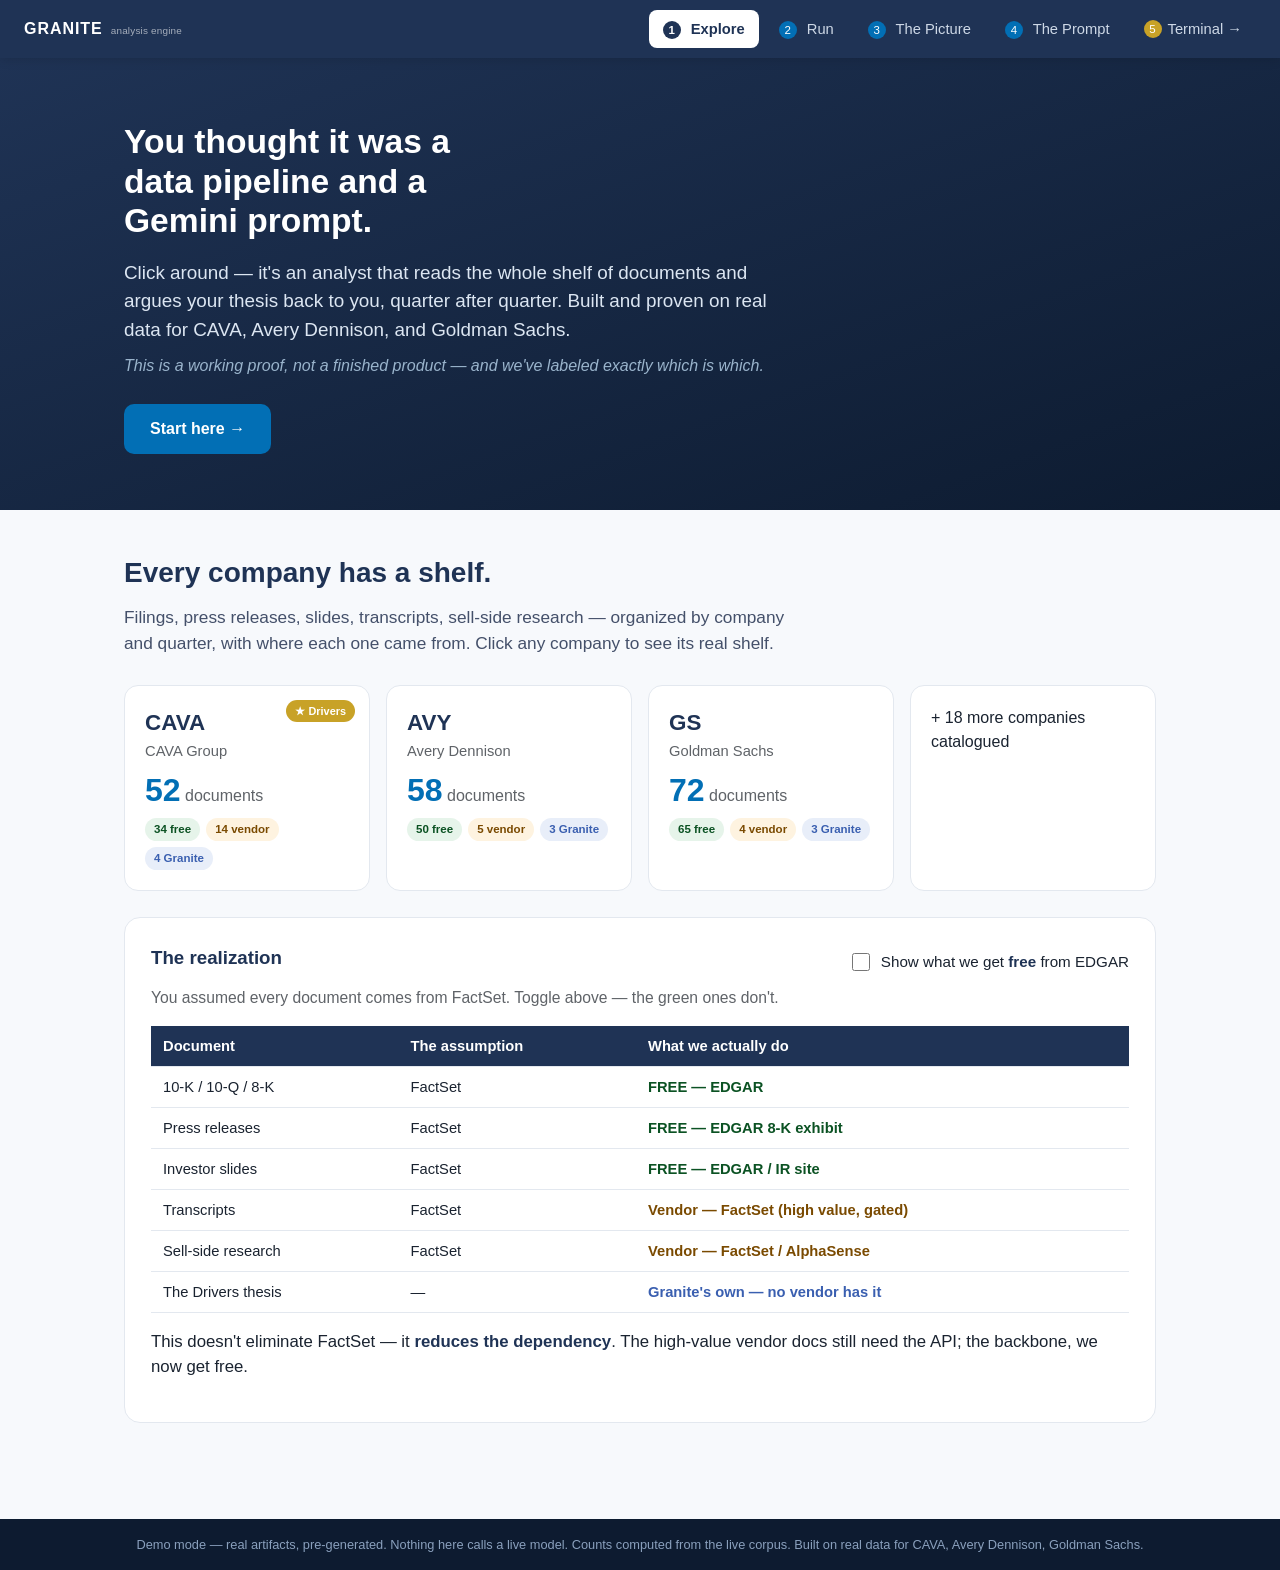
<file: index.html>
<!DOCTYPE html>
<html lang="en">
<head>
<meta charset="utf-8">
<meta name="viewport" content="width=device-width, initial-scale=1">
<title>Granite — what we've built</title>
<link rel="stylesheet" href="styles.css?v=3">
</head>
<body>

<header class="topnav">
  <div class="brand">GRANITE<span class="brand-sub">analysis engine</span></div>
  <nav class="tabs">
    <button class="tab active" data-screen="explore"><span class="num">1</span> Explore</button>
    <button class="tab" data-screen="run"><span class="num">2</span> Run</button>
    <button class="tab" data-screen="picture"><span class="num">3</span> The Picture</button>
    <button class="tab" data-screen="prompt"><span class="num">4</span> The Prompt</button>
    <a class="tab tab-link" href="overview.html"><span class="num">5</span> Terminal →</a>
  </nav>
</header>

<!-- HERO -->
<section id="hero">
  <div class="wrap">
    <h1>You thought it was a data pipeline and a Gemini prompt.</h1>
    <p class="lede">Click around — it's an analyst that reads the whole shelf of documents and argues your thesis back to you, quarter after quarter. Built and proven on real data for CAVA, Avery Dennison, and Goldman Sachs.</p>
    <p class="sub">This is a working proof, not a finished product — and we've labeled exactly which is which.</p>
    <button class="cta" id="startTour">Start here →</button>
  </div>
</section>

<!-- SCREEN 1: EXPLORE -->
<main id="explore" class="screen active">
  <div class="wrap">
    <h2>Every company has a shelf.</h2>
    <p class="screen-sub">Filings, press releases, slides, transcripts, sell-side research — organized by company and quarter, with where each one came from. Click any company to see its real shelf.</p>

    <div class="company-cards" id="companyCards"><!-- built by app.js --></div>

    <div class="reframe">
      <div class="reframe-head">
        <h3>The realization</h3>
        <label class="toggle">
          <input type="checkbox" id="freeToggle">
          <span>Show what we get <b>free</b> from EDGAR</span>
        </label>
      </div>
      <p id="reframeLine" class="reframe-line">You assumed every document comes from FactSet. Toggle above — the green ones don't.</p>
      <table class="vs">
        <thead><tr><th>Document</th><th>The assumption</th><th>What we actually do</th></tr></thead>
        <tbody>
          <tr><td>10-K / 10-Q / 8-K</td><td>FactSet</td><td class="free">FREE — EDGAR</td></tr>
          <tr><td>Press releases</td><td>FactSet</td><td class="free">FREE — EDGAR 8-K exhibit</td></tr>
          <tr><td>Investor slides</td><td>FactSet</td><td class="free">FREE — EDGAR / IR site</td></tr>
          <tr><td>Transcripts</td><td>FactSet</td><td class="vendor">Vendor — FactSet (high value, gated)</td></tr>
          <tr><td>Sell-side research</td><td>FactSet</td><td class="vendor">Vendor — FactSet / AlphaSense</td></tr>
          <tr><td>The Drivers thesis</td><td>—</td><td class="prop">Granite's own — no vendor has it</td></tr>
        </tbody>
      </table>
      <p class="punch">This doesn't eliminate FactSet — it <b>reduces the dependency</b>. The high-value vendor docs still need the API; the backbone, we now get free.</p>
    </div>

    <div class="shelf-panel" id="shelfPanel" hidden>
      <div class="shelf-head"><h3 id="shelfTitle"></h3><button class="close" id="shelfClose">✕</button></div>
      <div class="legend">
        <span class="pill free">FREE — EDGAR / public</span>
        <span class="pill vendor">Vendor / internal</span>
        <span class="pill prop">Granite proprietary</span>
      </div>
      <div class="shelf-grid" id="shelfGrid"></div>
    </div>
  </div>
</main>

<!-- SCREEN 2: RUN -->
<main id="run" class="screen">
  <div class="wrap">
    <h2>Watch it think.</h2>
    <p class="screen-sub">CAVA, Q1 2026. The system assembles the book, runs your framework, and — the part that's ours — scores your saved debates against the quarter.</p>
    <div class="run-controls">
      <div class="run-pick">Company: <b>CAVA</b> &nbsp;·&nbsp; Quarter: <b>Q1-2026</b></div>
      <button class="cta" id="runBtn">Run the analysis ▷</button>
      <span class="replay-tag" id="replayTag" hidden>Replaying a real run</span>
    </div>

    <div class="stage" id="stageBook">
      <h4>1 · Assemble the book</h4>
      <p class="stage-note">Free docs arrive automatically; vendor docs (transcript, sell-side) are dropped in by hand today — the FactSet API automates that, ~1 week out.</p>
      <div class="funnel" id="funnel"></div>
    </div>

    <div class="stage" id="stagePrompt" hidden>
      <h4>2 · The framework — 8 tasks</h4>
      <div class="tasks" id="taskList"></div>
    </div>

    <div class="stage" id="stageOutput" hidden>
      <h4>3 · The earnings review <span class="replay-tag">Replaying a real run</span></h4>
      <div id="outputTables"></div>
    </div>

    <div class="stage task8" id="stageTask8" hidden>
      <h4>★ Task 8 — the Drivers loop <span class="gold-tag">our edge · no vendor can do this</span></h4>
      <p class="t8-transition">Now the part that's ours — your debates, scored against this quarter.</p>
      <div id="task8Tables"></div>
      <div class="carry">
        <div class="carry-label">This line becomes part of the company's memory. Next quarter, the analysis starts from here.</div>
        <div class="carry-line" id="carryLine"></div>
        <div class="honest-tag">Designed; single-quarter loop proven. Multi-quarter carry-forward not yet automated.</div>
      </div>
    </div>
  </div>
</main>

<!-- SCREEN 3: THE PICTURE -->
<main id="picture" class="screen">
  <div class="wrap">
    <h2>The whole picture.</h2>
    <p class="screen-sub">How it flows today, what's free vs. vendor, and where it graduates for production.</p>
    <div id="diagram"><!-- inline SVG injected by app.js --></div>

    <div class="quad">
      <div class="q done"><h3>✅ Done — proven on real data</h3><ul id="qDone"></ul></div>
      <div class="q build"><h3>🔨 Known build — we know how</h3><ul id="qBuild"></ul></div>
      <div class="q open"><h3>❓ Open questions — need thought</h3><ul id="qOpen"></ul></div>
      <div class="q yours"><h3>🫱 On your side</h3><ul id="qYours"></ul></div>
    </div>

    <h3 class="path-h">The path to production <span class="dir">(sizing is directional)</span></h3>
    <table class="path" id="pathTable"></table>

    <div class="bottomline">
      <b>The brain works</b> — your framework plus the Drivers loop, on real data.
      <b>The body</b> — the database, the automation, the delivery, the multi-user wrapper — is the next build:
      mostly known work, one outside dependency (FactSet), and a few open questions we've flagged honestly rather than papered over.
    </div>
  </div>
</main>

<!-- SCREEN 4: THE PROMPT -->
<main id="prompt" class="screen">
  <div class="wrap">
    <h2>The prompt is the product's brain.</h2>
    <p class="screen-sub">The earnings review is only as good as the instructions we hand the model. Here's how we frame that instruction file, how it evolved (v1 → v2 → v3), and the quality it produces on real data.</p>

    <!-- THE FRAMEWORK -->
    <section class="pblock">
      <h3>How we frame an instruction file — the 5 layers</h3>
      <p class="pnote">Every doc that drives the model is built top-to-bottom in these layers. The point: a rule lives in <b>exactly one place</b>, every output has a checkable shape, and quality improves by editing the doc — not re-prompting from scratch.</p>
      <ol class="layers">
        <li><span class="ln">1</span><div><b>Purpose &amp; audience</b><br><span class="lt">One line: who reads it, what they produce, at what level. <i>"Hedge-fund-grade teardown; assume an expert; skip basics."</i> This calibrates everything below.</span></div></li>
        <li><span class="ln">2</span><div><b>Operating protocol</b><br><span class="lt">How to <i>execute</i>, not what. <i>"One task at a time; reset context between tasks; validate before moving on."</i></span></div></li>
        <li><span class="ln">3</span><div><b>Global conventions — the single source of truth</b><br><span class="lt">Every rule more than one task needs (sources, number formatting, table rules, reusable procedures) stated <b>once</b> and <b>numbered</b>, so tasks reference it (<code>per §1.3</code>) and never restate. <b>The highest-leverage layer.</b></span></div></li>
        <li><span class="ln">4</span><div><b>Tasks, each with a contract</b><br><span class="lt">Objective → Sources (with priority) → field logic → <b>Output Contract</b> (the exact table template) → pre-flight check. Each task inherits §3 and states only what's unique.</span></div></li>
        <li><span class="ln">5</span><div><b>Reference data, in its own file</b><br><span class="lt">Lookups too big to inline (our <code>master_kpi.md</code> — ~6,600 KPI definitions keyed by ticker) live separately, so the instruction file stays readable.</span></div></li>
      </ol>
      <p class="pnote pclosers">Plus two closers: a <b>failure-modes list</b> (negative examples catch the errors rules miss), and a <b>golden example</b> — one worked output that anchors the model on the target shape. The example is <b>earned, never invented</b>: a faked example teaches the wrong target. v3 seeds it from a <i>real</i> Gemini run, flagged <code>DRAFT — UNBLESSED</code> until Pankaj marks it up and blesses it — honest about its status, not faked.</p>
    </section>

    <!-- BEFORE / AFTER -->
    <section class="pblock">
      <h3>v1 → v2 → v3: two different kinds of improvement</h3>
      <p class="pnote">v2 fixed how the file is <i>built</i> (no drift). v3 fixed what the file <i>asks for</i> — because the best real output was already richer than the prompt that produced it.</p>
      <div class="ba ba3">
        <div class="ba-col before">
          <div class="ba-tag">v1 — the original</div>
          <ul>
            <li>The style guide was <b>copy-pasted into every task</b> — the same blocks appeared <b class="hot">15 times</b>.</li>
            <li>Change one rule → fix it in 15 places. Miss one and the output <b>drifts</b>.</li>
            <li>Rules in prose; no checkable output shape; no failure-mode list.</li>
          </ul>
        </div>
        <div class="ba-col after">
          <div class="ba-tag">v2 — made it DRY</div>
          <ul>
            <li>Shared rules collapsed into <b>one §1 "Global Conventions"</b>, stated <b class="cool">once</b> (<b class="hot">15</b> → <b class="cool">2</b> copies).</li>
            <li>Change a rule in <b>one place</b> → applies to all tasks. Drift becomes structurally impossible.</li>
            <li>Every task got an <b>output contract</b> + pre-flight, a <b>failure-modes</b> list, and <b>Task 8</b> (the Drivers loop).</li>
          </ul>
        </div>
        <div class="ba-col after">
          <div class="ba-tag">v3 — made it richer</div>
          <ul>
            <li>The contract now demands the <b>analyst's <i>Read</i></b> (the so-what) on every task — the biggest data-dump-→-analyst lever.</li>
            <li>Added a <b>"vs Consensus"</b> column, <b>inline source tags</b>, an <b>Executive Summary</b>, cross-task <b>reconciliation</b>, and a <b>not-found</b> rule (never invent a number).</li>
            <li>Seeded a real <b>golden example</b> (flagged <code>DRAFT</code> until blessed), and a rule to <b>adapt the P&amp;L rows</b> to banks / REITs / restaurants.</li>
          </ul>
        </div>
      </div>
      <p class="punch">v2's win was structural: <b>one source of truth instead of fifteen copies that drift.</b> v3's win was the harder one — the blessed outputs were <i>already</i> doing things the prompt never asked for (a Read, a consensus bar, source tags). v3 <b>writes those proven behaviors back into the contract</b>, so the prompt finally specifies the quality the best output already had — instead of relying on the model's instinct to exceed it.</p>
    </section>

    <!-- REAL EXAMPLE (data-driven from reports.js) -->
    <section class="pblock">
      <h3>The quality it produces — a real run</h3>
      <div class="draftbanner">
        <b>⚠ DRAFT — NOT YET APPROVED BY PANKAJ.</b> These are real v3 prompt runs (numbers recomputed from each company's financial schedule; consensus bars verified from the post-print sell-side notes), shown so you can see the full report shape. They have <b>not</b> been marked up or blessed yet — treat as the target shape, not gospel on any number.
      </div>
      <p class="pnote">Pick a company — each shows the <b>full report</b> (all tasks: Exec Summary → P&amp;L → Guidance → Segments → KPIs → Call &amp; Q&amp;A → Sell-side → Stock → Drivers loop). AVY's Task 8 is omitted by design (no Granite Drivers file yet); CAVA's runs because a saved thesis exists.</p>

      <div class="coseg" role="tablist">
        <button class="cobtn active" data-co="AVY" role="tab">Avery Dennison</button>
        <button class="cobtn" data-co="CAVA" role="tab">CAVA</button>
      </div>

      <div id="report"><!-- rendered by app.js from REPORTS --></div>

      <p class="pnote">Notice what the v3 <i>contract</i> bought us. The old runs vaguely said "beat"; v3 forces the <b>verified bar</b> (AVY $2.47 vs $2.43; CAVA $61.7 vs $57.3), source-tagged. The <b>Read</b> line is mandatory on every task — the so-what, not a restatement. And the Q&amp;A isn't a transcript dump: every theme is flagged <i>analyst-raised</i>, given a one-line <i>why it matters to a shareholder</i>, and closed with a <i>takeaway</i>. That structure is the difference between a data dump and an analyst's read.</p>
    </section>

    <!-- PLAIN-ENGLISH SUMMARY -->
    <section class="pblock summary">
      <h3>In plain English — what v3 changed and why</h3>
      <p class="pnote">v2 fixed the plumbing (no repetition, no drift). These are the v3 changes — the ones that raise the <i>quality of the report itself</i>, all earned from things the best real outputs were already doing.</p>
      <ul class="sum">
        <li><b>Every task now ends with a <i>Read</i>.</b> One line of judgment — the so-what, not a restatement of the numbers. "A quality beat on a soft top line" tells you more than ten rows of data. This is the single biggest step from data-dump to analyst's read.</li>
        <li><b>Added a "vs Consensus" column — with a hard rule against guessing.</b> The print sits next to the Street bar so you see the beat/miss immediately. If we don't have a consensus number in the corpus, the cell says <code>pending</code> — never an invented figure.</li>
        <li><b>Every load-bearing number carries a source tag.</b> <code>[SE-PR]</code> = press release, <code>[SE-CT]</code> = call, <code>[SE-SS]</code> = sell-side. You can trace any claim back to where it came from — and a missing number reads <code>N/F</code> ("not found"), never a fabricated one.</li>
        <li><b>Added an Executive Summary — "The View."</b> The part a partner reads first: what the quarter <i>was</i>, the three things that matter, and the risks to watch. Written last (so it reconciles to the tables), shown first.</li>
        <li><b>Made the report check itself.</b> The same metric must read identically across every task; the model recomputes the math instead of trusting a source-stated growth rate; and if a whole section is missing data, it says so honestly rather than papering over it.</li>
        <li><b>Taught it to adapt to the business.</b> A bank has no gross margin; a REIT reports FFO. v3 tells the model to swap the P&amp;L rows for what the business model actually uses, instead of forcing a one-size template.</li>
        <li><b>Seeded a real example — flagged honestly.</b> The single best quality lever is a worked example. v3 now includes two real ones (CAVA + Avery), marked <code>DRAFT — UNBLESSED</code>. They anchor the model on the right shape now; once you and Pankaj mark up a real run, the blessed version replaces the draft and the flag comes off. Honest about its status, never faked.</li>
      </ul>
      <p class="punch">Bottom line: v2 made the prompt impossible to break; v3 made the <b>output</b> better — a mandatory analyst's Read, a verified consensus bar, traceable sources, an exec summary, and a self-check. The improvement is that the prompt finally <b>demands</b> the quality the best output already had — instead of hoping the model exceeds the spec.</p>
    </section>
  </div>
</main>

<footer class="honesty">
  Demo mode — real artifacts, pre-generated. Nothing here calls a live model.
  Counts computed from the live corpus. Built on real data for CAVA, Avery Dennison, Goldman Sachs.
</footer>

<script src="reports.js?v=3"></script>
<script src="app.js?v=3"></script>
</body>
</html>
</file>
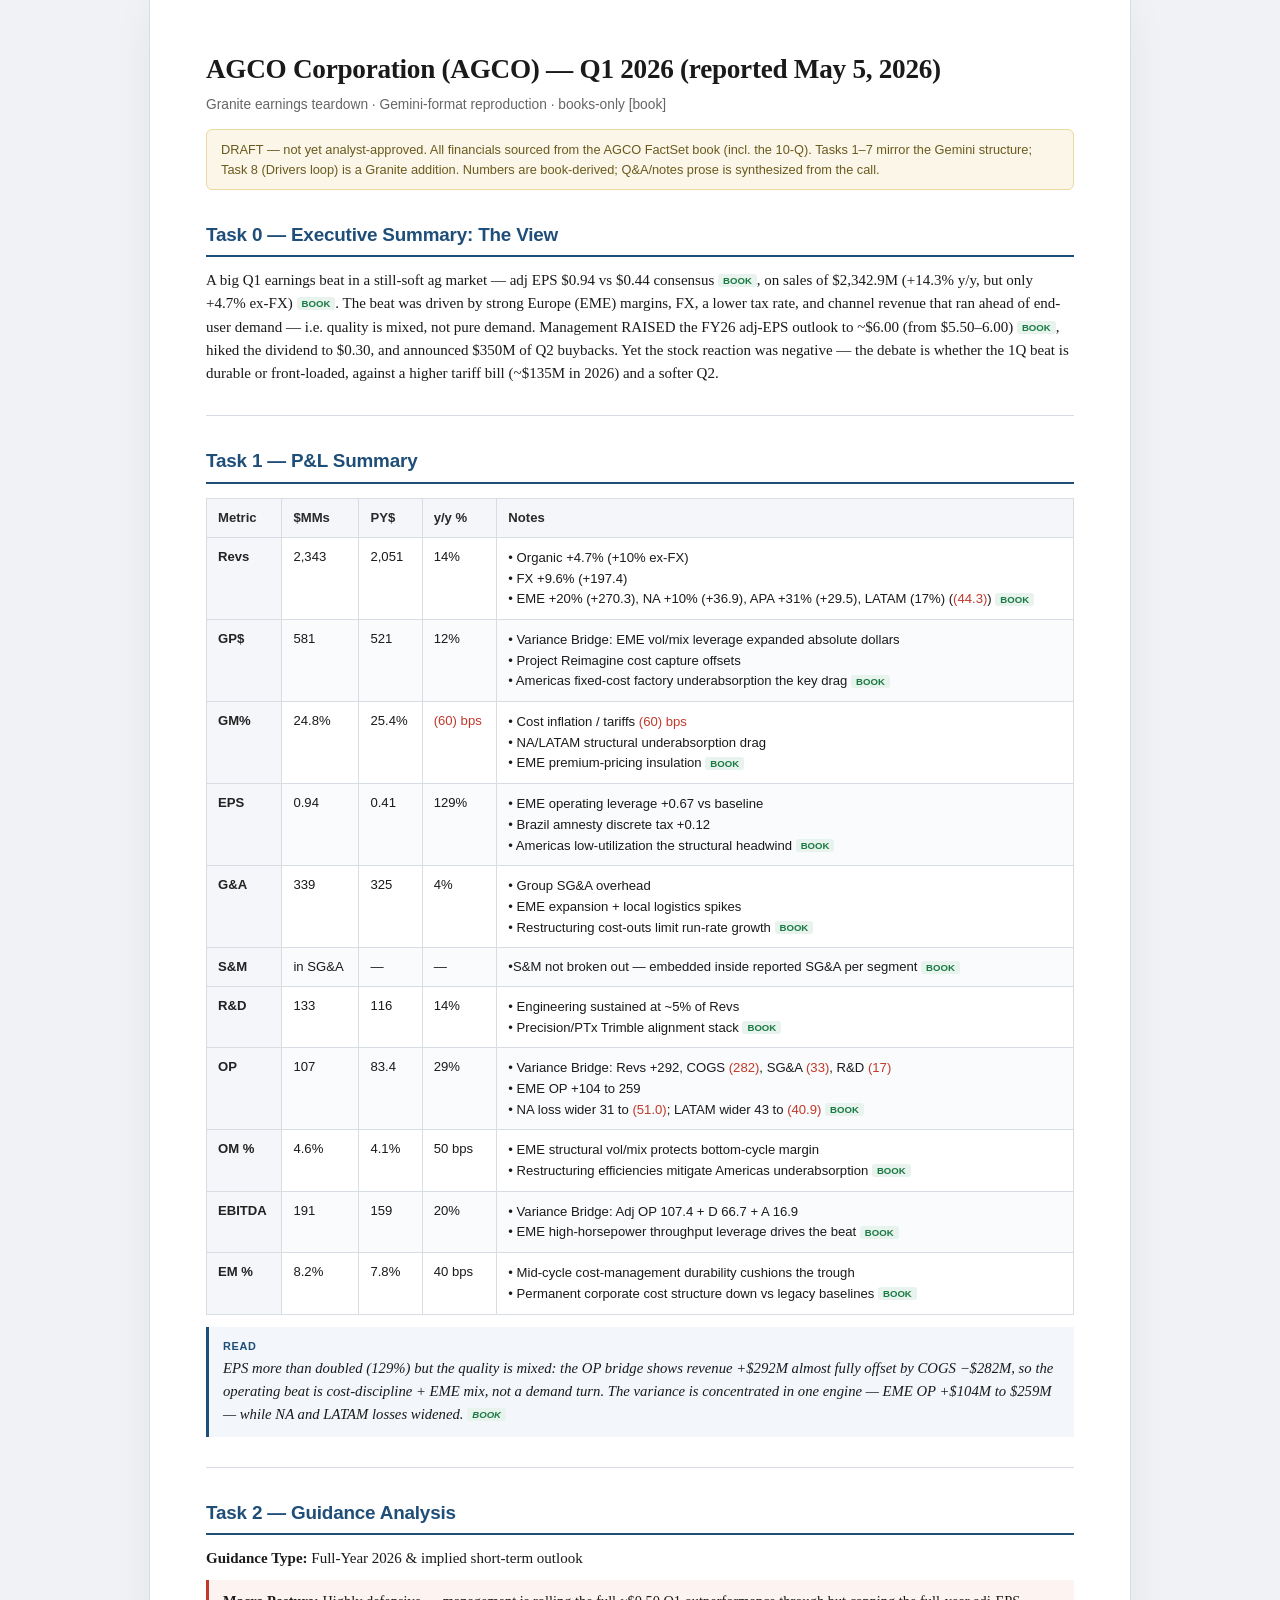
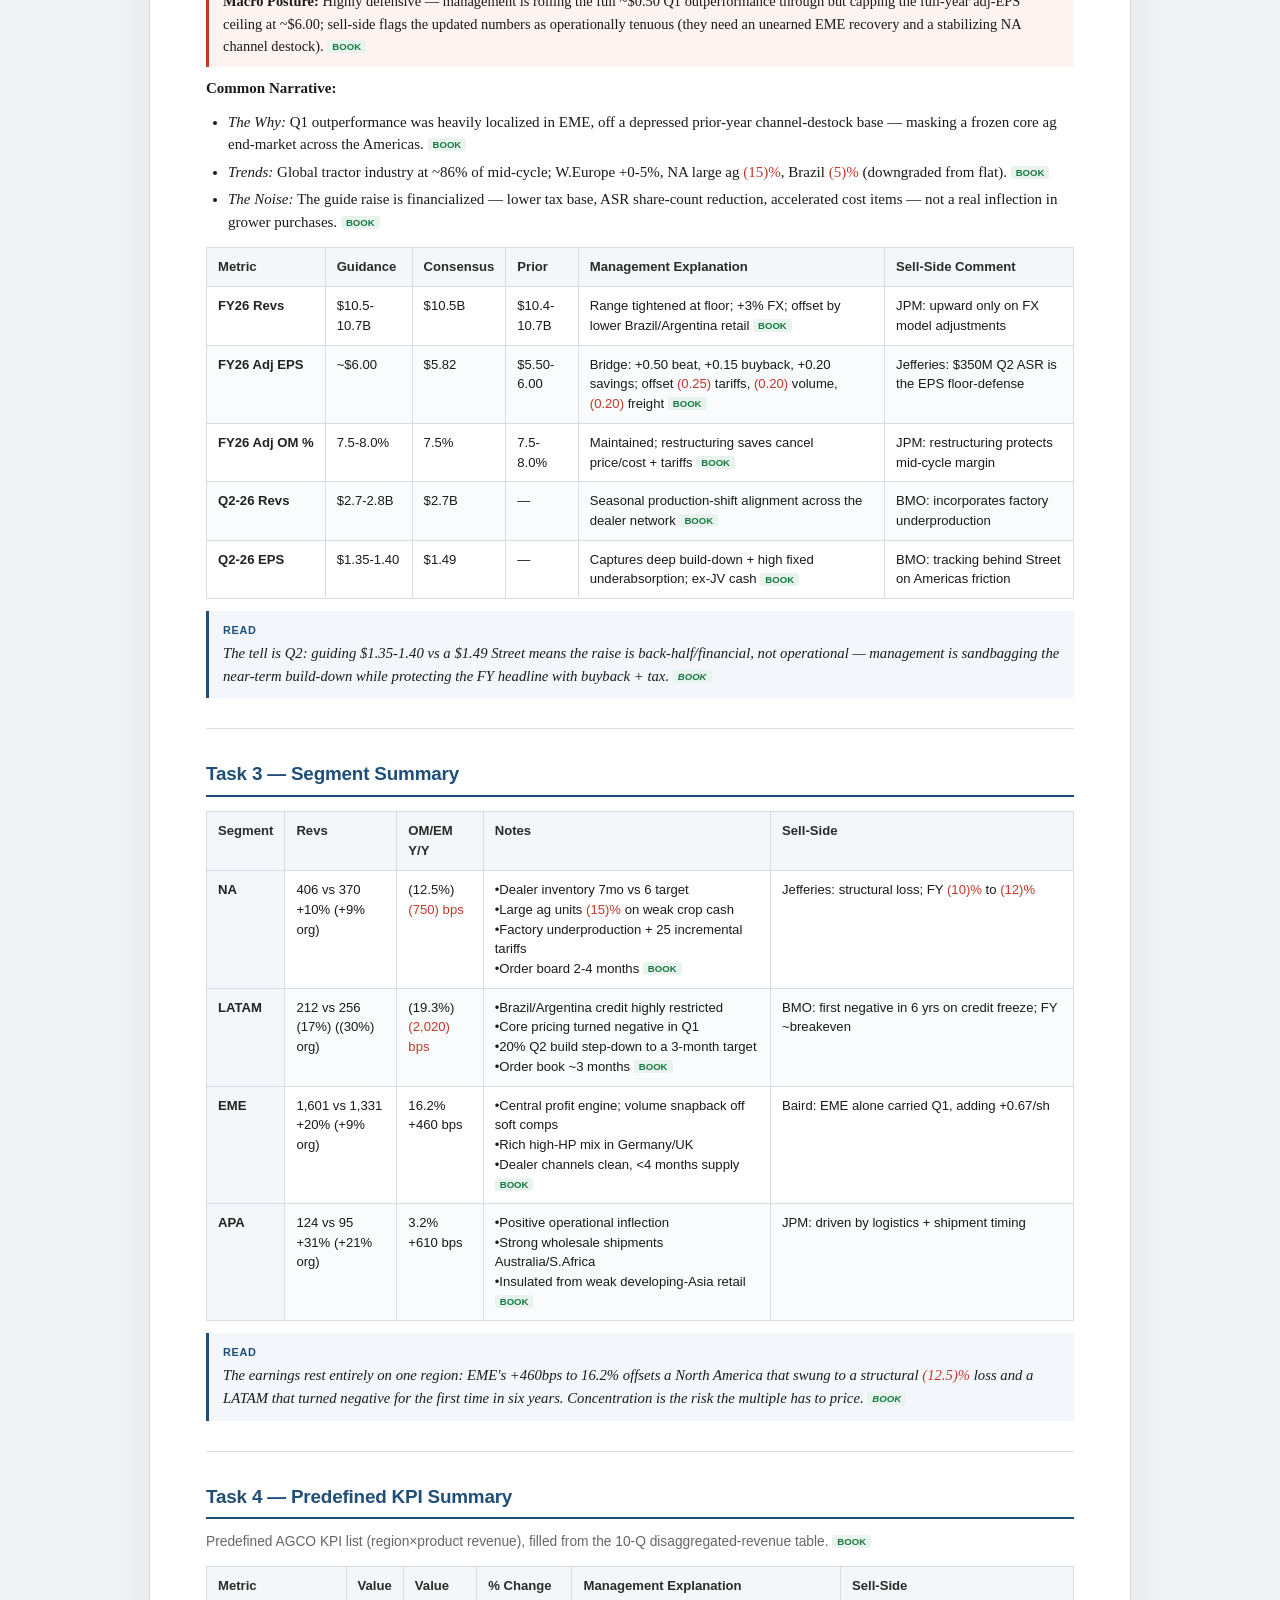
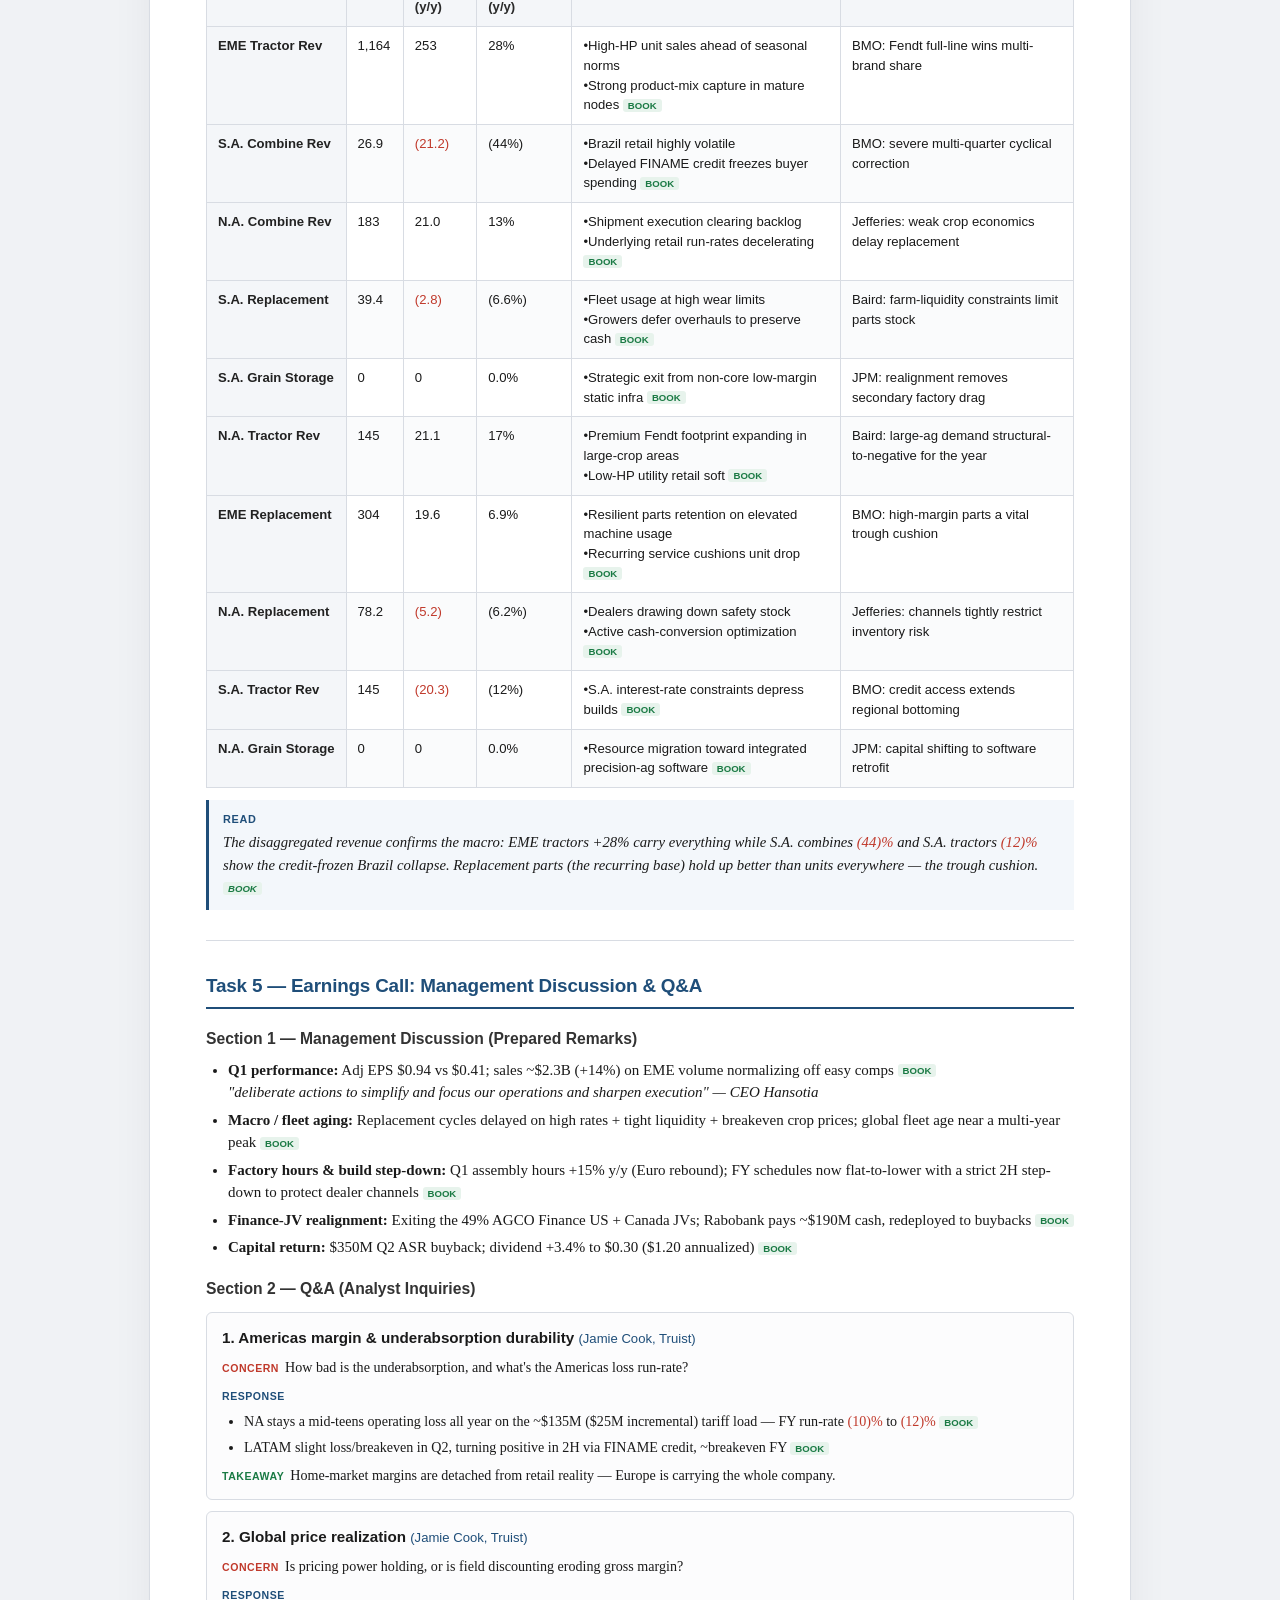
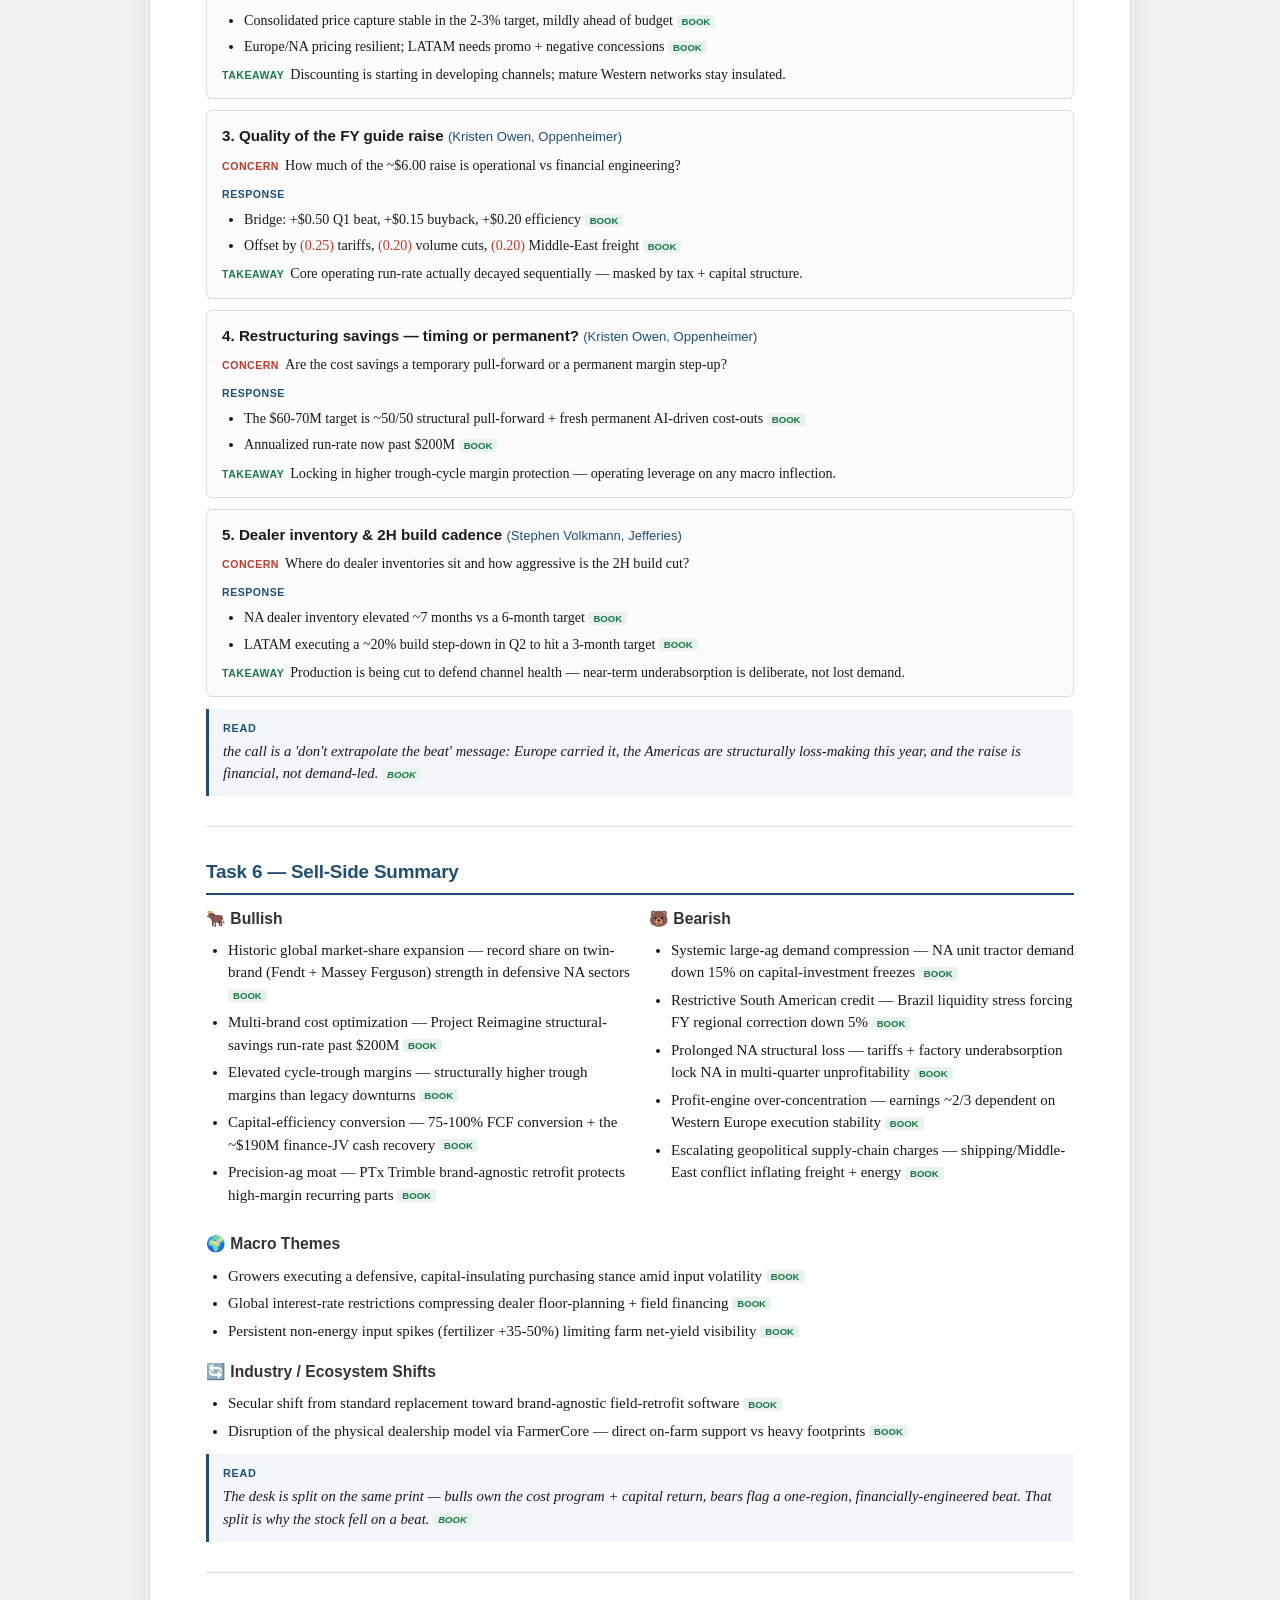
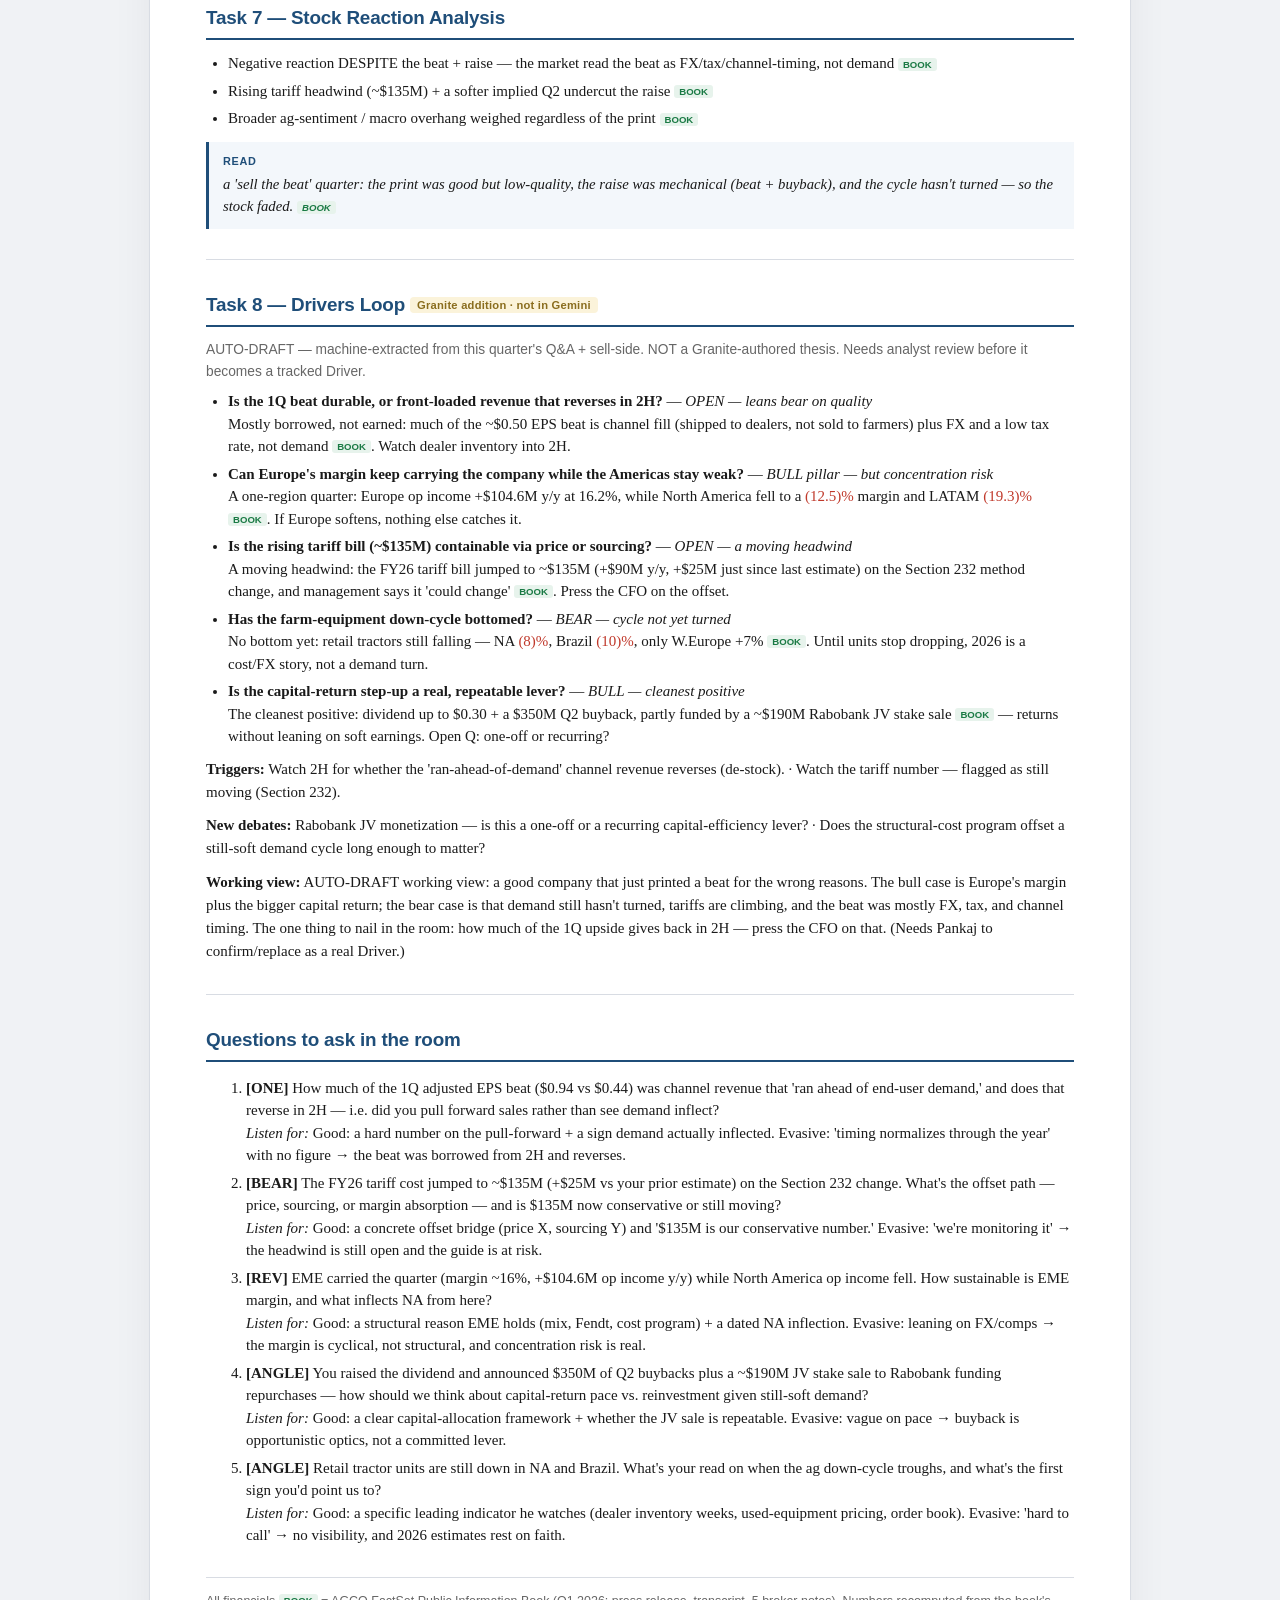
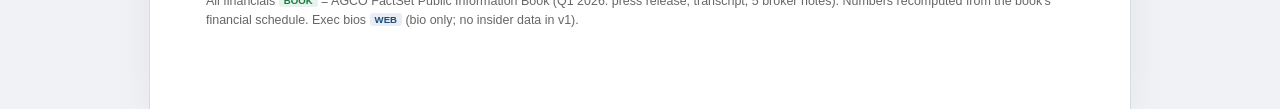
<file: agco.html>
<!DOCTYPE html>
<html lang="en">
<head>
<meta charset="utf-8">
<meta name="viewport" content="width=device-width, initial-scale=1">
<title>AGCO Q1 2026 — Granite (Gemini-format)</title>
<style>
:root{ --ink:#1a1a1a; --dim:#666; --line:#d8dce3; --line2:#eceef2; --bg:#fff;
  --head:#f4f6f9; --accent:#1f4e79; --red:#c0392b; --green:#1a7a44; --chipbg:#eef2f7; }
*{box-sizing:border-box}
body{margin:0;background:#f0f2f5;color:var(--ink);
  font-family:Georgia,"Times New Roman",serif;font-size:15px;line-height:1.55}
.page{max-width:980px;margin:0 auto;background:var(--bg);padding:48px 56px 80px;
  box-shadow:0 0 0 1px var(--line),0 8px 40px rgba(0,0,0,.06);min-height:100vh}
h1{font-size:1.7rem;margin:0 0 4px;letter-spacing:-.01em}
.sub{color:var(--dim);font-size:.86rem;margin-bottom:6px;font-family:Arial,Helvetica,sans-serif}
.note-banner{background:#fbf6e8;border:1px solid #ead9a0;border-radius:6px;padding:10px 14px;
  font-family:Arial,Helvetica,sans-serif;font-size:.8rem;color:#6b5a1e;line-height:1.5;margin:14px 0 26px}
hr{border:0;border-top:1px solid var(--line);margin:30px 0}
h2{font-size:1.18rem;color:var(--accent);margin:30px 0 12px;padding-bottom:6px;border-bottom:2px solid var(--accent);
  font-family:Arial,Helvetica,sans-serif;letter-spacing:-.01em}
h3{font-size:.98rem;margin:18px 0 8px;font-family:Arial,Helvetica,sans-serif;color:#333}
p{margin:10px 0}
.gran{font-size:.7rem;font-weight:700;color:#8a6d1e;background:#fbf3da;padding:2px 7px;border-radius:4px;
  font-family:Arial,Helvetica,sans-serif;letter-spacing:.02em;vertical-align:middle}
/* tables — the heart of the Gemini look */
table{border-collapse:collapse;width:100%;margin:14px 0 6px;font-family:Arial,Helvetica,sans-serif;font-size:.82rem}
th{background:var(--head);text-align:left;padding:9px 11px;border:1px solid var(--line);
  font-weight:700;color:#2a2a2a;vertical-align:top}
td{padding:9px 11px;border:1px solid var(--line);vertical-align:top;line-height:1.5}
td:first-child{font-weight:700;white-space:nowrap;color:#222}
tbody tr:nth-child(even){background:#fafbfc}
.metric td:first-child{background:#f4f6f9}
/* the multi-driver note cells */
td .drv{display:block;margin:1px 0;padding-left:10px;text-indent:-10px}
.read{background:#f3f7fb;border-left:3px solid var(--accent);padding:11px 14px;margin:12px 0 4px;
  font-style:italic;font-size:.92rem;line-height:1.55}
.read b{font-style:normal;font-family:Arial,Helvetica,sans-serif;font-size:.68rem;letter-spacing:.06em;
  color:var(--accent);text-transform:uppercase;display:block;margin-bottom:3px}
.posture{background:#fdf3f0;border-left:3px solid var(--red);padding:10px 14px;margin:10px 0;font-size:.9rem;line-height:1.55}
ul{margin:8px 0;padding-left:22px} li{margin:5px 0;line-height:1.5}
.qa{border:1px solid var(--line);border-radius:6px;padding:13px 15px;margin:11px 0;background:#fcfcfd}
.qa-h{font-weight:700;font-size:.95rem;font-family:Arial,Helvetica,sans-serif}
.qa-who{font-weight:400;color:var(--accent);font-size:.82rem}
.qa-row{font-size:.88rem;margin-top:7px;line-height:1.5}
.qa-row b{font-family:Arial,Helvetica,sans-serif;font-size:.66rem;letter-spacing:.05em;text-transform:uppercase;
  margin-right:6px}
.qa-row.c b{color:var(--red)} .qa-row.r b{color:var(--accent)} .qa-row.t b{color:var(--green)}
.qa-row.r ul{margin:3px 0 0}
.bb{display:grid;grid-template-columns:1fr 1fr;gap:18px;margin:10px 0}
.bb h3{margin-top:0}
.chip{font-size:.6rem;font-weight:700;color:var(--green);background:#e7f3ec;padding:1px 5px;border-radius:3px;
  font-family:Arial,Helvetica,sans-serif;text-transform:uppercase;vertical-align:middle}
.chip.web{color:var(--accent);background:#e9eef6}
.neg{color:var(--red)}
.foot{color:var(--dim);font-size:.78rem;font-family:Arial,Helvetica,sans-serif;margin-top:30px;
  border-top:1px solid var(--line);padding-top:14px;line-height:1.5}
@media(max-width:720px){.page{padding:28px 18px}.bb{grid-template-columns:1fr}}
</style>
</head>
<body>
<div class="page" id="doc">Loading…</div>

<script>
const $=s=>document.querySelector(s);
const esc=s=>(s||'').replace(/[&<>]/g,c=>({'&':'&amp;','<':'&lt;','>':'&gt;'}[c]));
// inline render: [book]/[web] chips, <NN>->(NN) negatives, parenthesised negatives in red
function inl(s){
  s=(s||'').replace(/<(\d[\d,.]*)>/g,'($1)');
  s=esc(s);
  s=s.replace(/\[book\]/g,'<span class="chip">book</span>').replace(/\[web\]/g,'<span class="chip web">web</span>');
  s=s.replace(/&lt;br&gt;/g,'<br>').replace(/\*\*(.+?)\*\*/g,'<b>$1</b>');
  // colour (NN)/(NN%)/(NN) bps red
  s=s.replace(/(\((?:\d[\d,.]*)\)(?:\s*(?:bps|%))?)/g,'<span class="neg">$1</span>');
  return s;
}
// a notes cell: split bullets (•) into stacked lines
function noteCell(s){
  if(!s) return '';
  const parts=(s.replace(/<br>/g,'•')).split('•').map(x=>x.trim()).filter(Boolean);
  if(parts.length<=1) return inl(s);
  return parts.map(p=>`<span class="drv">• ${inl(p)}</span>`).join('');
}
function tbl(headers,rows,cls){
  const th=headers.map(h=>`<th>${esc(h)}</th>`).join('');
  const body=rows.map(r=>'<tr>'+r.map((c,i)=>{
    const isNote = i===r.length-1 && /•|<br>/.test(c||'');
    return `<td>${isNote?noteCell(c):inl(c)}</td>`;
  }).join('')+'</tr>').join('');
  return `<table class="${cls||''}"><thead><tr>${th}</tr></thead><tbody>${body}</tbody></table>`;
}
function read(t){return t?`<div class="read"><b>Read</b>${inl(t)}</div>`:'';}
function hr(){return '<hr>';}

async function render(){
  let b;
  try{ const d=await (await fetch('conference_data.json?cb='+Date.now())).json();
    b=(d.meetings.find(m=>m.ticker==='AGCO')||{}).brief; }catch(e){}
  if(!b){ $('#doc').innerHTML='Could not load AGCO data.'; return; }
  const td=b.teardown||{}, H=[];
  H.push(`<h1>${esc(b.company)} (AGCO) — ${esc(b.quarter)}</h1>`);
  H.push(`<div class="sub">Granite earnings teardown · Gemini-format reproduction · books-only [book]</div>`);
  H.push(`<div class="note-banner">DRAFT — not yet analyst-approved. All financials sourced from the AGCO FactSet book (incl. the 10-Q). Tasks 1–7 mirror the Gemini structure; Task 8 (Drivers loop) is a Granite addition. Numbers are book-derived; Q&A/notes prose is synthesized from the call.</div>`);

  // Task 0
  H.push(`<h2>Task 0 — Executive Summary: The View</h2>`);
  H.push(`<p>${inl(b.company_brief.the_view)}</p>`);
  H.push(hr());

  // Task 1
  const t1=td.task1_pnl;
  H.push(`<h2>Task 1 — P&amp;L Summary</h2>`);
  H.push(tbl(t1.headers,t1.rows,'metric'));
  H.push(read(t1.read));
  H.push(hr());

  // Task 2
  const t2=td.task2_guidance;
  H.push(`<h2>Task 2 — Guidance Analysis</h2>`);
  if(t2.guidance_type) H.push(`<p><b>Guidance Type:</b> ${inl(t2.guidance_type)}</p>`);
  H.push(`<div class="posture"><b>Macro Posture:</b> ${inl(t2.posture)}</div>`);
  if(t2.narrative){const n=t2.narrative;
    H.push(`<p><b>Common Narrative:</b></p><ul><li><i>The Why:</i> ${inl(n.why)}</li><li><i>Trends:</i> ${inl(n.trends)}</li><li><i>The Noise:</i> ${inl(n.noise)}</li></ul>`);}
  H.push(tbl(t2.table.headers,t2.table.rows));
  H.push(read(t2.read));
  H.push(hr());

  // Task 3
  const t3=td.task3_segments;
  H.push(`<h2>Task 3 — Segment Summary</h2>`);
  H.push(tbl(t3.headers,t3.rows,'metric'));
  H.push(read(t3.read));
  H.push(hr());

  // Task 4
  const t4=td.task4_kpis;
  H.push(`<h2>Task 4 — Predefined KPI Summary</h2>`);
  if(t4.note) H.push(`<p class="sub">${inl(t4.note)}</p>`);
  H.push(tbl(t4.headers,t4.rows,'metric'));
  H.push(read(t4.read));
  H.push(hr());

  // Task 5
  const t5=td.task5_call;
  H.push(`<h2>Task 5 — Earnings Call: Management Discussion &amp; Q&amp;A</h2>`);
  H.push(`<h3>Section 1 — Management Discussion (Prepared Remarks)</h3>`);
  H.push('<ul>'+t5.prepared.map(p=>`<li><b>${esc(p.t)}:</b> ${inl(p.b)}${p.quote?`<br><i>${inl(p.quote)}</i>`:''}</li>`).join('')+'</ul>');
  H.push(`<h3>Section 2 — Q&amp;A (Analyst Inquiries)</h3>`);
  t5.qa.forEach((q,i)=>{
    H.push(`<div class="qa"><div class="qa-h">${i+1}. ${esc(q.topic)} <span class="qa-who">(${esc(q.analyst)})</span></div>
      <div class="qa-row c"><b>Concern</b>${inl(q.concern)}</div>
      <div class="qa-row r"><b>Response</b><ul>${q.response.map(x=>`<li>${inl(x)}</li>`).join('')}</ul></div>
      <div class="qa-row t"><b>Takeaway</b>${inl(q.takeaway)}</div></div>`);
  });
  H.push(read(t5.read));
  H.push(hr());

  // Task 6
  const t6=td.task6_sellside;
  H.push(`<h2>Task 6 — Sell-Side Summary</h2>`);
  H.push('<div class="bb"><div><h3>🐂 Bullish</h3><ul>'+t6.bullish.map(x=>`<li>${inl(x)}</li>`).join('')+'</ul></div>'
    +'<div><h3>🐻 Bearish</h3><ul>'+t6.bearish.map(x=>`<li>${inl(x)}</li>`).join('')+'</ul></div></div>');
  if(t6.macro) H.push(`<h3>🌍 Macro Themes</h3><ul>${t6.macro.map(x=>`<li>${inl(x)}</li>`).join('')}</ul>`);
  if(t6.ecosystem) H.push(`<h3>🔄 Industry / Ecosystem Shifts</h3><ul>${t6.ecosystem.map(x=>`<li>${inl(x)}</li>`).join('')}</ul>`);
  H.push(read(t6.read));
  H.push(hr());

  // Task 7
  const t7=td.task7_stock;
  H.push(`<h2>Task 7 — Stock Reaction Analysis</h2>`);
  H.push('<ul>'+t7.drivers.map(x=>`<li>${inl(x)}</li>`).join('')+'</ul>');
  H.push(read(t7.read));
  H.push(hr());

  // Task 8 (Granite addition)
  const dr=b.drivers_autodraft;
  if(dr){
    H.push(`<h2>Task 8 — Drivers Loop <span class="gran">Granite addition · not in Gemini</span></h2>`);
    H.push(`<p class="sub">${inl(dr.status)}</p>`);
    H.push('<ul>'+dr.debates.map(d=>`<li><b>${inl(d.debate)}</b> — <i>${inl(d.verdict)}</i><br>${inl(d.this_quarter)}</li>`).join('')+'</ul>');
    if(dr.triggers) H.push(`<p><b>Triggers:</b> ${dr.triggers.map(inl).join(' · ')}</p>`);
    if(dr.new_debates) H.push(`<p><b>New debates:</b> ${dr.new_debates.map(inl).join(' · ')}</p>`);
    H.push(`<p><b>Working view:</b> ${inl(dr.updated_pov)}</p>`);
    H.push(hr());
  }

  // questions
  if(b.smart_questions){
    H.push(`<h2>Questions to ask in the room</h2><ol>`+
      b.smart_questions.map(q=>`<li><b>[${(q.tag||'').toUpperCase()}]</b> ${inl(q.q)}${q.listen_for?`<br><i>Listen for:</i> ${inl(q.listen_for)}`:''}</li>`).join('')+`</ol>`);
  }
  H.push(`<div class="foot">${inl(b.sourcing||'')}</div>`);
  $('#doc').innerHTML=H.join('\n');
}
render();
</script>
</body>
</html>
</file>
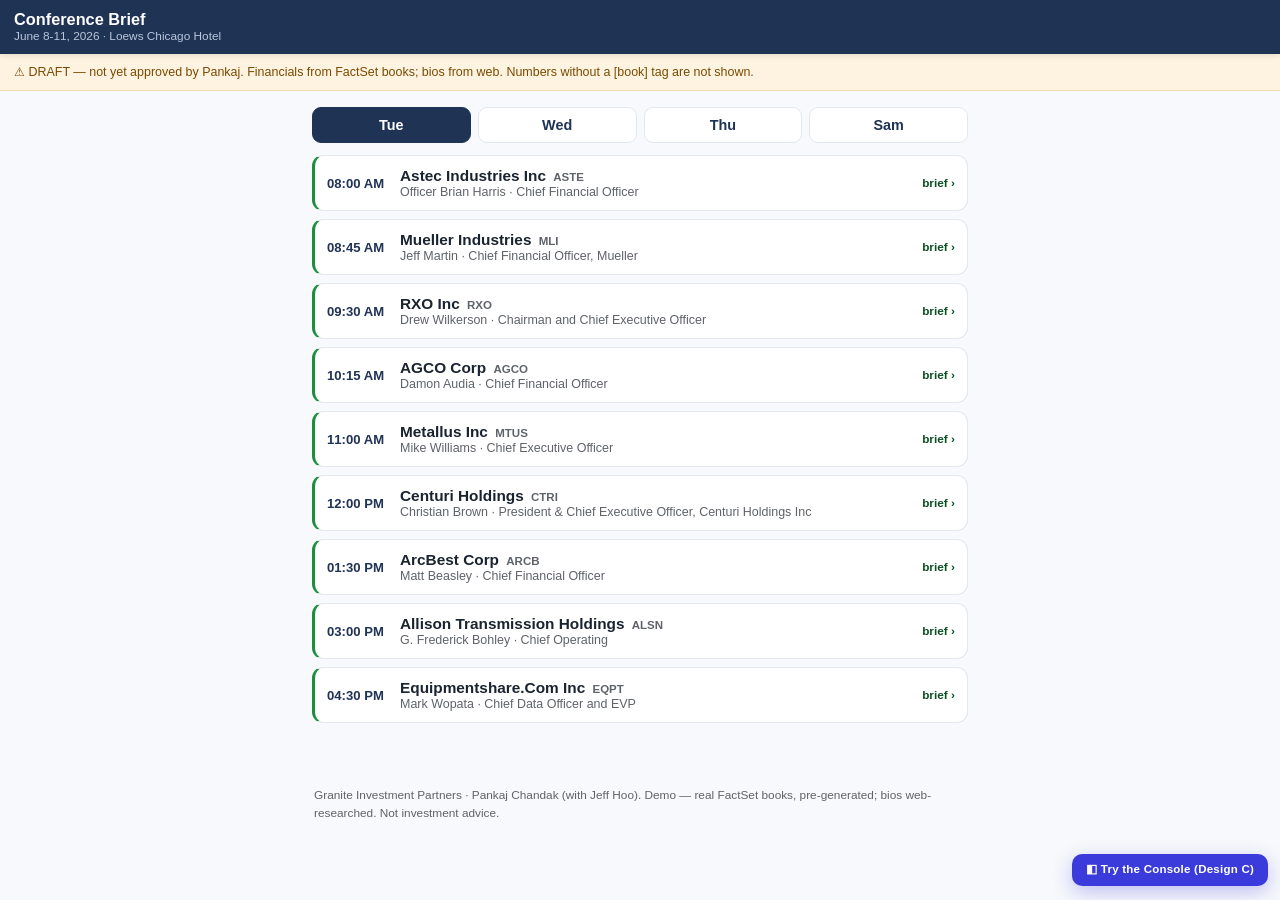
<file: conference.html>
<!DOCTYPE html>
<html lang="en">
<head>
<meta charset="utf-8">
<meta name="viewport" content="width=device-width, initial-scale=1, viewport-fit=cover">
<title>Granite · Conference Brief</title>
<link rel="stylesheet" href="conference.css?v=3">
</head>
<body>

<header class="cbar">
  <div class="cbar-in">
    <div class="cbar-t">Conference Brief</div>
    <div class="cbar-s" id="confSub">Wells Fargo Industrials</div>
  </div>
  <button class="cbar-back" id="backBtn" hidden>‹ Schedule</button>
</header>

<div class="draft" id="draftBanner">⚠ DRAFT — not yet approved by Pankaj. Financials from FactSet books; bios from web. Numbers without a [book] tag are not shown.</div>

<main id="confMain">
  <!-- SCHEDULE (now/next spine) -->
  <section id="scheduleView">
    <div class="dayfilter" id="dayFilter"></div>
    <div id="scheduleList"></div>
  </section>

  <!-- A SINGLE MEETING BRIEF -->
  <section id="briefView" hidden></section>
</main>

<footer class="cfoot">
  Granite Investment Partners · Pankaj Chandak (with Jeff Hoo). Demo — real FactSet books, pre-generated; bios web-researched. Not investment advice.
</footer>

<a id="abtoggle" href="conference3.html">◧ Try the Console (Design C)</a>
<style>
#abtoggle{position:fixed;right:12px;bottom:14px;z-index:30;background:#3b3bdc;color:#fff;
  font:700 .72rem/1 -apple-system,BlinkMacSystemFont,"Segoe UI",Roboto,sans-serif;letter-spacing:.02em;
  text-decoration:none;padding:10px 14px;border-radius:10px;box-shadow:0 6px 20px rgba(59,59,220,.3)}
#abtoggle:hover{filter:brightness(1.06)}
</style>
<script>
document.getElementById('abtoggle').addEventListener('click',function(){
  if(location.hash) this.href='conference3.html'+location.hash;
});
</script>
<script src="conference.js?v=3"></script>
</body>
</html>
</file>
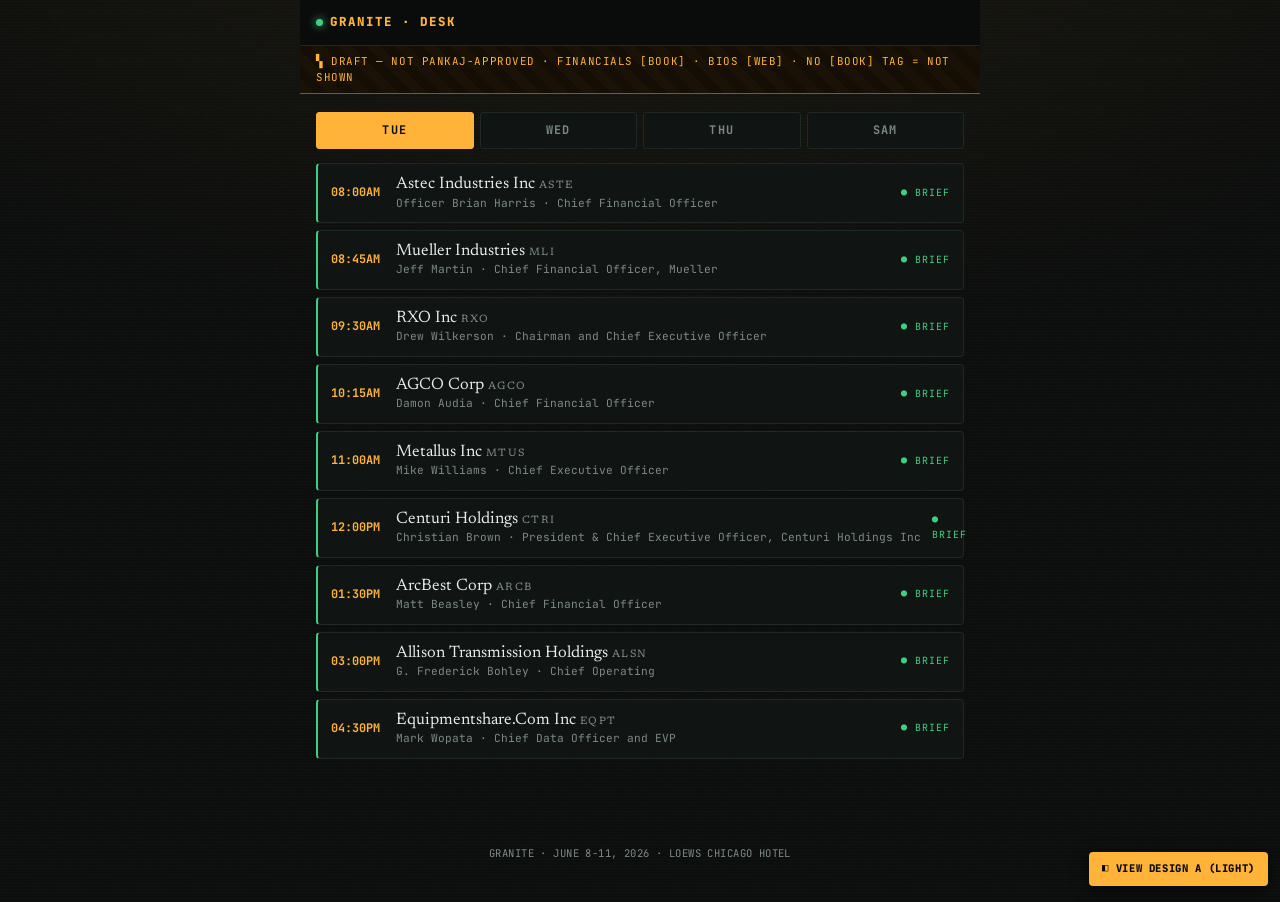
<file: conference2.html>
<!DOCTYPE html>
<html lang="en">
<head>
<meta charset="utf-8">
<meta name="viewport" content="width=device-width, initial-scale=1, viewport-fit=cover">
<title>GRANITE · DESK BRIEF</title>
<link rel="preconnect" href="https://fonts.googleapis.com">
<link rel="preconnect" href="https://fonts.gstatic.com" crossorigin>
<link href="https://fonts.googleapis.com/css2?family=JetBrains+Mono:wght@400;500;700;800&family=Newsreader:ital,opsz,wght@0,6..72,400;0,6..72,500;1,6..72,400&display=swap" rel="stylesheet">
<style>
:root{
  --bg:#0a0c0b;          /* near-black phosphor terminal */
  --panel:#101513;
  --panel2:#0d1110;
  --ink:#e7ede8;         /* warm white */
  --dim:#7d8a82;         /* muted green-grey */
  --rule:#1e2825;        /* hairline rules */
  --amber:#ffb338;       /* phosphor amber — the single accent */
  --amber-dim:#7a5a1f;
  --up:#3fd07f;          /* terminal green */
  --down:#ff5d52;        /* terminal red */
  --bull:#3fd07f; --bear:#ff5d52; --open:#ffb338;
  --mono:'JetBrains Mono',ui-monospace,Menlo,monospace;
  --serif:'Newsreader',Georgia,serif;
}
*{box-sizing:border-box}
html,body{margin:0;background:var(--bg);color:var(--ink)}
body{
  font-family:var(--mono);font-size:14px;line-height:1.5;-webkit-text-size-adjust:100%;
  background-image:
    repeating-linear-gradient(0deg, rgba(255,255,255,.012) 0 1px, transparent 1px 3px), /* scanlines */
    radial-gradient(120% 80% at 50% -10%, rgba(255,179,56,.06), transparent 60%);       /* amber glow top */
  min-height:100vh;
}
/* faint grain overlay */
body::before{content:"";position:fixed;inset:0;pointer-events:none;z-index:1;opacity:.035;
  background-image:url("data:image/svg+xml,%3Csvg xmlns='http://www.w3.org/2000/svg' width='80' height='80'%3E%3Cfilter id='n'%3E%3CfeTurbulence type='fractalNoise' baseFrequency='.9' numOctaves='2'/%3E%3C/filter%3E%3Crect width='100%25' height='100%25' filter='url(%23n)'/%3E%3C/svg%3E");}

.wrap{max-width:680px;margin:0 auto;position:relative;z-index:2}

/* ===== terminal top bar ===== */
.topbar{position:sticky;top:0;z-index:9;background:rgba(10,12,11,.92);backdrop-filter:blur(6px);
  border-bottom:1px solid var(--rule);display:flex;justify-content:space-between;align-items:center;
  padding:env(safe-area-inset-top) 16px 0;min-height:46px}
.tb-l{font-weight:800;letter-spacing:.16em;font-size:.78rem;color:var(--amber)}
.tb-l .blip{display:inline-block;width:7px;height:7px;border-radius:50%;background:var(--up);margin-right:7px;
  box-shadow:0 0 8px var(--up);animation:pulse 1.8s infinite}
@keyframes pulse{0%,100%{opacity:1}50%{opacity:.35}}
.tb-back{background:none;border:1px solid var(--rule);color:var(--dim);font:inherit;font-size:.72rem;
  padding:5px 11px;border-radius:3px;letter-spacing:.08em;cursor:pointer}
.tb-back:hover{border-color:var(--amber-dim);color:var(--amber)}

.draftbar{background:repeating-linear-gradient(45deg,#1a1206 0 10px,#140e04 10px 20px);
  color:var(--amber);border-bottom:1px solid var(--amber-dim);font-size:.68rem;letter-spacing:.05em;
  padding:7px 16px;text-transform:uppercase}

main{padding:14px 16px 60px;position:relative;z-index:2}

/* ===== schedule list ===== */
.dayrow{display:flex;gap:6px;margin:4px 0 14px}
.dchip{flex:1;background:var(--panel);border:1px solid var(--rule);color:var(--dim);font:inherit;
  font-weight:700;font-size:.74rem;letter-spacing:.1em;padding:9px 0;border-radius:3px;text-align:center;cursor:pointer}
.dchip.on{background:var(--amber);color:#0a0c0b;border-color:var(--amber)}
.mrow{display:grid;grid-template-columns:54px 1fr auto;gap:11px;align-items:center;width:100%;text-align:left;
  background:var(--panel);border:1px solid var(--rule);border-radius:4px;padding:11px 13px;margin-bottom:7px;
  font:inherit;color:var(--ink);cursor:pointer;transition:border-color .12s,transform .12s}
.mrow:hover{border-color:var(--amber-dim);transform:translateX(2px)}
.mrow.live{border-left:2px solid var(--up)}
.m-time{font-size:.74rem;color:var(--amber);font-weight:700}
.m-co{font-family:var(--serif);font-size:1.04rem;line-height:1.15}
.m-tic{font-size:.66rem;color:var(--dim);letter-spacing:.12em}
.m-ex{font-size:.7rem;color:var(--dim);white-space:nowrap;overflow:hidden;text-overflow:ellipsis}
.m-st{font-size:.62rem;letter-spacing:.1em;text-transform:uppercase}
.m-st.rdy{color:var(--up)} .m-st.pend{color:var(--dim)} .m-st.nob{color:var(--down)}

/* ===== brief header ===== */
.bh{border-bottom:1px solid var(--rule);padding-bottom:13px;margin-bottom:4px}
.bh-meta{font-size:.7rem;color:var(--amber);letter-spacing:.14em;text-transform:uppercase}
.bh-co{font-family:var(--serif);font-size:2.1rem;line-height:1.02;margin:6px 0 2px;font-weight:500;letter-spacing:-.01em}
.bh-tic{font-size:.8rem;color:var(--dim);letter-spacing:.2em}
.bh-do{font-family:var(--serif);font-style:italic;color:var(--dim);font-size:.96rem;margin-top:6px;line-height:1.4}

/* ===== section label (ruled, like a tear-sheet) ===== */
.lab{display:flex;align-items:center;gap:10px;margin:24px 0 12px}
.lab-n{font-size:.66rem;color:var(--amber);letter-spacing:.1em;font-weight:800}
.lab-t{font-size:.74rem;letter-spacing:.22em;text-transform:uppercase;color:var(--ink);font-weight:700}
.lab-r{flex:1;height:1px;background:linear-gradient(90deg,var(--rule),transparent)}

/* ===== SCORESTRIP (the snapshot) ===== */
.tape{display:grid;grid-template-columns:1fr 1fr 1fr;gap:1px;background:var(--rule);
  border:1px solid var(--rule);border-radius:4px;overflow:hidden;margin-bottom:2px}
.tcell{background:var(--panel);padding:12px 10px;text-align:center;position:relative}
.tcell.up{background:linear-gradient(180deg,rgba(63,208,127,.09),var(--panel))}
.tcell.down{background:linear-gradient(180deg,rgba(255,93,82,.09),var(--panel))}
.tc-l{font-size:.6rem;letter-spacing:.16em;color:var(--dim)}
.tc-vd{font-size:.74rem;font-weight:800;letter-spacing:.05em;margin:4px 0 2px}
.tcell.up .tc-vd{color:var(--up);text-shadow:0 0 10px rgba(63,208,127,.4)}
.tcell.down .tc-vd{color:var(--down);text-shadow:0 0 10px rgba(255,93,82,.4)}
.tc-v{font-size:1.32rem;font-weight:800;letter-spacing:-.01em}
.tc-s{font-size:.6rem;color:var(--dim);margin-top:2px}

.read{font-family:var(--serif);font-size:1.06rem;line-height:1.6;margin:16px 0;color:var(--ink);
  border-left:2px solid var(--amber);padding-left:14px}
.read .rl{display:block;font-family:var(--mono);font-size:.6rem;letter-spacing:.18em;color:var(--amber);
  text-transform:uppercase;margin-bottom:5px}

.hero{background:var(--panel2);border:1px solid var(--rule);border-radius:4px;padding:13px 15px;margin:14px 0;
  background-image:radial-gradient(80% 120% at 100% 0,rgba(255,179,56,.07),transparent)}
.hero-l{font-size:.6rem;letter-spacing:.18em;color:var(--amber);text-transform:uppercase}
.hero-v{font-size:1.16rem;margin-top:4px}.hero-v b{color:var(--amber)}
.hero-s{font-family:var(--serif);font-style:italic;color:var(--dim);font-size:.92rem;margin-top:2px}

.who{font-size:.92rem;margin:14px 0;padding-top:12px;border-top:1px dotted var(--rule)}
.who b{color:var(--amber)}
.who .press{color:var(--ink);margin-top:5px;font-size:.86rem}
.who .press em{color:var(--amber);font-style:normal}

/* ===== metric grid ===== */
.mg{display:grid;grid-template-columns:1fr 1fr;gap:8px}
.mc{background:var(--panel);border:1px solid var(--rule);border-radius:4px;padding:11px 12px;position:relative;overflow:hidden}
.mc.up::after,.mc.down::after{content:"";position:absolute;left:0;top:0;bottom:0;width:2px}
.mc.up::after{background:var(--up);box-shadow:0 0 8px var(--up)}
.mc.down::after{background:var(--down);box-shadow:0 0 8px var(--down)}
.mc-l{font-size:.62rem;letter-spacing:.1em;color:var(--dim);text-transform:uppercase}
.mc-v{font-size:1.24rem;font-weight:800;margin:3px 0}
.mc.up .mc-v{color:var(--up)} .mc.down .mc-v{color:var(--down)}
.mc-s{font-size:.68rem;color:var(--dim);line-height:1.3}

/* ===== expandable (data tables / audit) ===== */
details.x{border:1px solid var(--rule);border-radius:4px;margin:7px 0;background:var(--panel)}
details.x>summary{list-style:none;cursor:pointer;padding:11px 13px;font-size:.72rem;letter-spacing:.08em;
  text-transform:uppercase;color:var(--dim);display:flex;justify-content:space-between}
details.x>summary::-webkit-details-marker{display:none}
details.x>summary::after{content:"[+]";color:var(--amber-dim)}
details.x[open]>summary::after{content:"[–]";color:var(--amber)}
details.x[open]>summary{border-bottom:1px solid var(--rule);color:var(--amber)}
.xb{padding:12px 13px}
table.d{width:100%;border-collapse:collapse;font-size:.78rem}
table.d th{text-align:left;color:var(--dim);font-weight:700;font-size:.64rem;letter-spacing:.08em;
  text-transform:uppercase;padding:6px 8px;border-bottom:1px solid var(--rule)}
table.d td{padding:7px 8px;border-bottom:1px solid var(--rule);vertical-align:top;line-height:1.4}
table.d td.k{color:var(--amber);font-weight:700;white-space:nowrap}
.cb{color:var(--up);font-weight:700} .cm{color:var(--down);font-weight:700}
.note{font-family:var(--serif);font-style:italic;color:var(--dim);font-size:.86rem;margin:0 0 9px}
.trd{font-family:var(--serif);font-size:.95rem;line-height:1.55;margin-top:10px;color:var(--ink)}
.trd b{font-family:var(--mono);font-size:.6rem;letter-spacing:.16em;color:var(--amber);text-transform:uppercase}

/* ===== who's in the room ===== */
.tgt{border:1px solid var(--amber-dim);border-radius:4px;padding:14px;
  background:linear-gradient(180deg,rgba(255,179,56,.05),var(--panel))}
.tgt-n{font-family:var(--serif);font-size:1.4rem;font-weight:500}
.tgt-tag{font-size:.58rem;letter-spacing:.12em;color:#0a0c0b;background:var(--amber);padding:3px 8px;
  border-radius:2px;text-transform:uppercase;font-weight:800;margin-left:9px;vertical-align:middle}
.tgt-ti{font-size:.76rem;color:var(--dim);letter-spacing:.06em;margin:2px 0 9px}
.tgt-bio{font-family:var(--serif);font-size:.95rem;line-height:1.55}
.box{border-left:2px solid var(--amber);padding:8px 0 8px 12px;margin:11px 0;font-size:.88rem;line-height:1.5}
.box .bl{display:block;font-size:.58rem;letter-spacing:.16em;color:var(--amber);text-transform:uppercase;margin-bottom:3px}
.box.tell{border-color:var(--amber)} .box.commit{border-color:var(--dim)}
.box ul{margin:5px 0 0;padding-left:16px}.box li{margin:3px 0}
.roster{font-size:.74rem;color:var(--dim);margin:10px 0;letter-spacing:.04em}
.roster .rl{color:var(--amber);letter-spacing:.1em;text-transform:uppercase;font-size:.62rem}

/* ===== questions ===== */
.q{border:1px solid var(--rule);border-radius:4px;padding:13px;margin:9px 0;background:var(--panel);
  position:relative;overflow:hidden}
.q::before{content:"";position:absolute;left:0;top:0;bottom:0;width:3px}
.q.one::before{background:var(--amber)} .q.rev::before{background:var(--up)}
.q.bear::before{background:var(--down)} .q.angle::before{background:#8b7fff}
.qt{display:inline-flex;align-items:center;gap:5px;font-size:.6rem;font-weight:800;letter-spacing:.08em;
  padding:3px 9px;border-radius:2px;margin-bottom:8px;text-transform:uppercase}
.q.one .qt{background:rgba(255,179,56,.14);color:var(--amber)}
.q.rev .qt{background:rgba(63,208,127,.14);color:var(--up)}
.q.bear .qt{background:rgba(255,93,82,.14);color:var(--down)}
.q.angle .qt{background:rgba(139,127,255,.16);color:#a99fff}
.qt .qn{color:var(--dim);font-weight:600;margin-left:4px}
.qq{font-family:var(--serif);font-size:1.04rem;line-height:1.45}
.ql{background:var(--panel2);border:1px solid var(--rule);border-radius:3px;padding:9px 11px;margin-top:10px;
  font-size:.82rem;line-height:1.5;color:var(--dim)}
.ql b{display:block;font-family:var(--mono);font-size:.58rem;letter-spacing:.14em;color:var(--amber);
  text-transform:uppercase;margin-bottom:3px;font-weight:800}
.ql .good{color:var(--up)} .ql .evas{color:var(--down)}

/* ===== drivers loop ===== */
.dl{border:1px solid var(--amber-dim);border-radius:4px;padding:14px;
  background:linear-gradient(180deg,rgba(255,179,56,.04),var(--panel))}
.dl-warn{font-size:.68rem;line-height:1.5;color:var(--amber);background:#1a1206;border:1px solid var(--amber-dim);
  border-radius:3px;padding:9px 11px;margin-bottom:12px;letter-spacing:.02em}
.dr{border:1px solid var(--rule);border-radius:3px;margin:7px 0;background:var(--panel2)}
.dr>summary{list-style:none;cursor:pointer;padding:10px 12px;display:flex;align-items:center;gap:9px}
.dr>summary::-webkit-details-marker{display:none}
.dr-q{font-family:var(--serif);font-size:.97rem;line-height:1.35}
.dr-b{padding:0 12px 11px;font-size:.84rem;line-height:1.5;color:var(--dim)}
.vp{flex:none;font-size:.56rem;font-weight:800;letter-spacing:.08em;padding:3px 8px;border-radius:2px;text-transform:uppercase}
.vp.bull{background:rgba(63,208,127,.16);color:var(--up)}
.vp.bear{background:rgba(255,93,82,.16);color:var(--down)}
.vp.open{background:rgba(255,179,56,.16);color:var(--amber)}
.pov{font-family:var(--serif);font-size:.98rem;line-height:1.6;margin-top:13px;padding-top:12px;
  border-top:1px dotted var(--amber-dim)}
.pov b{font-family:var(--mono);font-size:.6rem;letter-spacing:.14em;color:var(--amber);text-transform:uppercase}

/* source chips */
.chip{font-size:.56rem;font-weight:700;letter-spacing:.06em;padding:1px 5px;border-radius:2px;
  text-transform:uppercase;vertical-align:middle}
.chip.book{background:rgba(63,208,127,.14);color:var(--up)}
.chip.web{background:rgba(255,179,56,.14);color:var(--amber)}
.src{font-size:.7rem;color:var(--dim);line-height:1.5;margin-top:24px;padding-top:12px;border-top:1px solid var(--rule)}
.foot{font-size:.66rem;color:var(--dim);padding:20px 16px 40px;max-width:680px;margin:0 auto;line-height:1.5;
  text-align:center;letter-spacing:.04em}

/* page-load stagger */
.brief>*{animation:rise .5s cubic-bezier(.2,.7,.3,1) backwards}
.brief>*:nth-child(1){animation-delay:.02s}.brief>*:nth-child(2){animation-delay:.06s}
.brief>*:nth-child(3){animation-delay:.10s}.brief>*:nth-child(4){animation-delay:.14s}
.brief>*:nth-child(n+5){animation-delay:.18s}
@keyframes rise{from{opacity:0;transform:translateY(8px)}to{opacity:1;transform:none}}
@media(prefers-reduced-motion:reduce){.brief>*{animation:none}}
</style>
</head>
<body>
<div class="wrap">
  <header class="topbar">
    <div class="tb-l"><span class="blip"></span>GRANITE · DESK</div>
    <button class="tb-back" id="back" hidden>‹ SCHEDULE</button>
  </header>
  <div class="draftbar" id="draft">▚ DRAFT — not Pankaj-approved · financials [book] · bios [web] · no [book] tag = not shown</div>
  <main>
    <section id="sched"></section>
    <section id="brief" class="brief" hidden></section>
  </main>
</div>
<a id="abtoggle" href="conference.html">◧ View Design A (light)</a>
<style>
#abtoggle{position:fixed;right:12px;bottom:14px;z-index:30;background:var(--amber);color:#0a0c0b;
  font-family:var(--mono);font-size:.66rem;font-weight:800;letter-spacing:.06em;text-decoration:none;
  padding:9px 13px;border-radius:4px;box-shadow:0 4px 16px rgba(0,0,0,.5);text-transform:uppercase}
#abtoggle:hover{filter:brightness(1.08)}
</style>
<script>
// carry the open meeting across the A/B toggle
document.getElementById('abtoggle').addEventListener('click',function(e){
  if(location.hash) this.href='conference.html'+location.hash;
});
</script>
<footer class="foot" id="foot">GRANITE INVESTMENT PARTNERS · WELLS FARGO 16TH INDUSTRIALS · CHICAGO</footer>

<script>
const $=s=>document.querySelector(s),$$=s=>[...document.querySelectorAll(s)];
const esc=s=>(s||'').replace(/[&<>]/g,c=>({'&':'&amp;','<':'&lt;','>':'&gt;'}[c]));
const chips=s=>esc(s).replace(/\[book\]/g,'<span class="chip book">book</span>')
  .replace(/\[web\]/g,'<span class="chip web">web</span>').replace(/\*\*(.+?)\*\*/g,'<b>$1</b>');
let DATA=null,DAY=null;

function verdict(s){s=(s||'').toLowerCase();
  if(/rais/.test(s))return{c:'up',m:'▲',l:'RAISED'};
  if(/beat|ahead|above/.test(s))return{c:'up',m:'▲',l:'BEAT'};
  if(/miss|below|cut|lower|fell|drag|down/.test(s))return{c:'down',m:'▼',l:'MISS'};
  return{c:'',m:'',l:''};}
const QT={one:{c:'one',i:'◆',l:'THE ONE'},rev:{c:'rev',i:'$',l:'REVENUE DRIVER'},
  bear:{c:'bear',i:'⛨',l:'PRESSURE-TEST BEAR'},angle:{c:'angle',i:'⚡',l:'UNEXPECTED ANGLE'}};
function qtag(q){if(q.tag&&QT[q.tag])return QT[q.tag];const w=(q.why||'').toLowerCase();
  if(/durab|reverse|quality/.test(w))return QT.one;if(/tariff|headwind|risk/.test(w))return QT.bear;
  if(/margin|mix|region|growth/.test(w))return QT.rev;return QT.angle;}
function vpill(v){const s=(v||'').toLowerCase();let c='open',l='OPEN';
  if(/^bull|bull pillar/.test(s)){c='bull';l='BULL';}else if(/^bear|cycle not/.test(s)){c='bear';l='BEAR';}
  const ln=/leans bear/.test(s)?' ·BEAR':/leans bull/.test(s)?' ·BULL':'';return `<span class="vp ${c}">${l}${ln}</span>`;}
function cellc(c){let h=chips(c);if(/\bbeat\b/i.test(c))h=h.replace(/\bbeat\b/i,'<span class="cb">▲ beat</span>');
  else if(/\bmiss\b/i.test(c))h=h.replace(/\bmiss\b/i,'<span class="cm">▼ miss</span>');return h;}

async function load(){
  try{DATA=await(await fetch('conference_data.json?cb='+Date.now())).json();}
  catch(e){$('#sched').innerHTML='<p class="note">Could not load conference data.</p>';return;}
  $('#foot').textContent='GRANITE · '+(DATA.dates||'WELLS FARGO INDUSTRIALS').toUpperCase();
  days();schedule();
  const h=(location.hash||'').replace('#','');if(h&&DATA.meetings.find(m=>m.ticker===h))openB(h);
}
function days(){const ds=[...new Set(DATA.meetings.map(m=>m.day))];DAY=DAY||ds[0];
  $('#sched').dataset.days=1;
  let html='<div class="dayrow">'+ds.map(d=>`<button class="dchip${d===DAY?' on':''}" data-d="${d}">${d.slice(0,3).toUpperCase()}</button>`).join('')+'</div><div id="mlist"></div>';
  $('#sched').innerHTML=html;
  $$('.dchip').forEach(b=>b.onclick=()=>{DAY=b.dataset.d;days();schedule();});
}
function schedule(){
  $('#sched').hidden=false;$('#brief').hidden=true;$('#back').hidden=true;
  const items=DATA.meetings.filter(m=>m.day===DAY);
  const list=items.map(m=>{const built=!!m.brief,nob=!m.has_book;
    const ex=(m.execs||[]).slice(0,1).map(e=>e.name+' · '+e.title).join('')||m.type;
    return `<button class="mrow${built?' live':''}" data-t="${m.ticker}">
      <div class="m-time">${m.start.replace(/ /,'')}</div>
      <div><div class="m-co">${esc(m.company)} <span class="m-tic">${m.ticker}</span></div>
        <div class="m-ex">${esc(ex)}</div></div>
      <div class="m-st ${built?'rdy':nob?'nob':'pend'}">${built?'● BRIEF':nob?'NO BOOK':'PENDING'}</div></button>`;}).join('');
  $('#mlist').innerHTML=list||'<p class="note">No meetings.</p>';
  $$('.mrow').forEach(b=>b.onclick=()=>openB(b.dataset.t));
}
function lab(n,t){return `<div class="lab"><span class="lab-n">${n}</span><span class="lab-t">${t}</span><span class="lab-r"></span></div>`;}

function snapshot(b){
  const td=b.teardown||{},dr=b.drivers_autodraft,cb=b.company_brief;
  const rows=td.task1_pnl?td.task1_pnl.rows:(cb&&cb.pnl?cb.pnl.rows:[]);
  const find=re=>rows.find(r=>re.test(r[0]))||[];
  const eps=find(/adj eps|^eps/i),sales=find(/net sales|revs|revenue/i),g=td.task2_guidance;
  const cell=(lab,r)=>{if(!r.length)return'';const v=verdict(r[4]);
    const sub=(r[4]||'').replace(/\[book\]/g,'').replace(/—/,'').trim().slice(0,18)||('Y/Y '+r[3]);
    return `<div class="tcell ${v.c}"><div class="tc-l">${lab}</div><div class="tc-vd">${v.m} ${v.l}</div>
      <div class="tc-v">${esc(r[1])}</div><div class="tc-s">${esc(sub)}</div></div>`;};
  let gc='';if(g){const gv=verdict(g.posture);const val=(g.table&&g.table.rows[0])?g.table.rows[0][1]:'';
    gc=`<div class="tcell ${gv.c}"><div class="tc-l">GUIDE</div><div class="tc-vd">${gv.m} ${gv.l||'HELD'}</div>
      <div class="tc-v">${esc(val)}</div><div class="tc-s">FY26 EPS</div></div>`;}
  const read=(td.task1_pnl&&td.task1_pnl.read)||(cb&&cb.the_view)||'';
  const sc=(dr&&dr.kpi_scorecard)||[];const hero=sc.find(r=>/engine|drag|\+\$/.test((r[2]||'')+r[1]))||sc[0]||[];
  const p=(b.room.people||[]).find(x=>x.is_primary);const press=dr&&dr.debates&&dr.debates[0]?dr.debates[0].debate:'';
  return `<div class="tape">${cell('EPS',eps)}${cell('SALES',sales)}${gc}</div>
    <div class="read"><span class="rl">The Read</span>${chips(read)}</div>
    ${hero.length?`<div class="hero"><div class="hero-l">◇ The One Number</div>
      <div class="hero-v">${chips(hero[0])} <b>${chips(hero[1])}</b></div><div class="hero-s">${chips(hero[2]||'')}</div></div>`:''}
    ${p?`<div class="who">🎙 In the room — <b>${esc(p.name)}, ${esc(p.title)}</b>
      ${press?`<div class="press">Press: <em>${chips(press)}</em></div>`:''}</div>`:''}`;
}
function tbl(t){const note=t.note?`<p class="note">${chips(t.note)}</p>`:'';
  const th=t.headers.map(h=>`<th>${esc(h)}</th>`).join('');
  const rows=t.rows.map(r=>'<tr>'+r.map((c,i)=>`<td class="${i===0?'k':''}">${i===0?chips(c):cellc(c)}</td>`).join('')+'</tr>').join('');
  return `${note}<table class="d"><thead><tr>${th}</tr></thead><tbody>${rows}</tbody></table>`+(t.read?`<p class="trd"><b>Read</b> ${chips(t.read)}</p>`:'');}
function guid(g){let h=`<p class="note">${chips(g.posture)}</p>`;if(g.table)h+=tbl({headers:g.table.headers,rows:g.table.rows});if(g.read)h+=`<p class="trd"><b>Read</b> ${chips(g.read)}</p>`;return h;}
function sells(s){return `<p class="trd"><b>Bull</b></p><ul>${(s.bullish||[]).map(x=>`<li>${chips(x)}</li>`).join('')}</ul>`
  +`<p class="trd"><b>Bear</b></p><ul>${(s.bearish||[]).map(x=>`<li>${chips(x)}</li>`).join('')}</ul>`+(s.read?`<p class="trd"><b>Read</b> ${chips(s.read)}</p>`:'');}
function stock(s){return `<ul>${(s.drivers||[]).map(x=>`<li>${chips(x)}</li>`).join('')}</ul>`+(s.read?`<p class="trd"><b>Read</b> ${chips(s.read)}</p>`:'');}
function callb(b){const p=b.room.people.find(x=>x.is_primary)||{};
  return (p.tells_from_call?`<p class="trd"><b>${esc(p.name)} on the call</b> ${chips(p.tells_from_call)}</p>`:'')
    +((p.last_q_commitments||[]).length?`<p class="trd"><b>Committed last Q</b></p><ul>${p.last_q_commitments.map(c=>`<li>${chips(c)}</li>`).join('')}</ul>`:'');}
function x(title,inner){return `<details class="x"><summary>${title}</summary><div class="xb">${inner}</div></details>`;}

function metrics(b){const td=b.teardown||{},dr=b.drivers_autodraft;const sc=(dr&&dr.kpi_scorecard)||[];
  const mg=sc.slice(0,4).map(r=>{const t=(r[1]+(r[2]||''));const dir=/\+|beat|ahead|engine/i.test(t)?'up':/\(|down|drag|fell|−|-\$/i.test(t)?'down':'';
    return `<div class="mc ${dir}"><div class="mc-l">${esc(r[0])}</div>
      <div class="mc-v">${chips(r[1])} ${dir==='up'?'▲':dir==='down'?'▼':''}</div><div class="mc-s">${chips(r[2]||'')}</div></div>`;}).join('');
  let tabs='';if(td.task1_pnl)tabs+=x('FULL P&amp;L — 6 LINES',tbl(td.task1_pnl));if(td.task2_guidance)tabs+=x('GUIDANCE',guid(td.task2_guidance));
  if(td.task3_segments)tabs+=x('SEGMENTS',tbl(td.task3_segments));if(td.task4_kpis)tabs+=x('KPIS',tbl(td.task4_kpis));
  return `<div class="mg">${mg}</div>${tabs}`;}

function room(rm){const ppl=rm.people||[],pr=ppl.find(p=>p.is_primary),oth=ppl.filter(p=>!p.is_primary);
  let h=`<p class="note">${esc(rm.note)}</p>`;
  if(pr){const dodge=pr.dodged_last_call?`<div class="box"><span class="bl">⛔ Dodged last call</span>${chips(pr.dodged_last_call)}</div>`:'';
    const tell=pr.tells_from_call?`<div class="box tell"><span class="bl">◆ His tell</span>${chips(pr.tells_from_call)}</div>`:'';
    const com=(pr.last_q_commitments||[]).length?`<div class="box commit"><span class="bl">✋ Committed last Q</span><ul>${pr.last_q_commitments.map(c=>`<li>${chips(c)}</li>`).join('')}</ul></div>`:'';
    h+=`<div class="tgt"><div class="tgt-n">${esc(pr.name)}<span class="tgt-tag">your meeting</span></div>
      <div class="tgt-ti">${esc(pr.title)}</div>${pr.bio?`<div class="tgt-bio">${chips(pr.bio)}</div>`:''}${tell}${dodge}${com}</div>`;}
  if(oth.length)h+=`<div class="roster"><span class="rl">Also in room — </span>${oth.map(p=>esc(p.name)+' · '+esc(p.title)).join('  ·  ')}</div>`;
  (rm.not_in_room||[]).forEach(p=>h+=x('NOT IN ROOM: '+esc(p.name)+' · '+esc(p.title),p.bio?chips(p.bio):esc(p.why_relevant||'')));
  return h;}

function questions(b){return (b.smart_questions||[]).map((q,i)=>{const t=qtag(q);
  let listen;if(q.listen_for){const lf=esc(q.listen_for).replace(/Good:/i,'<span class="good">Good:</span>').replace(/Evasive:/i,'<span class="evas">Evasive:</span>');
    listen=`<div class="ql"><b>👂 Listen for</b>${lf}</div>`;}else listen=`<div class="ql"><b>Why ask</b>${chips(q.why)}</div>`;
  return `<div class="q ${t.c}"><span class="qt">${t.i} ${t.l}<span class="qn">${i+1}/${b.smart_questions.length}</span></span>
    <div class="qq">${chips(q.q)}</div>${listen}</div>`;}).join('');}

function drivers(dr){const deb=(dr.debates||[]).map(d=>`<details class="dr"><summary>${vpill(d.verdict)}<span class="dr-q">${chips(d.debate)}</span></summary>
    <div class="dr-b">${chips(d.this_quarter)}</div></details>`).join('');
  const extra=((dr.triggers||[]).length||(dr.new_debates||[]).length)?x('TRIGGERS &amp; NEW DEBATES',
    ((dr.triggers||[]).length?`<p class="trd"><b>Triggers</b></p><ul>${dr.triggers.map(t=>`<li>${chips(t)}</li>`).join('')}</ul>`:'')+
    ((dr.new_debates||[]).length?`<p class="trd"><b>New</b></p><ul>${dr.new_debates.map(t=>`<li>${chips(t)}</li>`).join('')}</ul>`:'')):'';
  return `<div class="dl"><div class="dl-warn">▚ ${chips(dr.status)}</div>${deb}${extra}
    <p class="pov"><b>Working view (auto-draft)</b> ${chips(dr.updated_pov)}</p></div>`;}

function openB(tic){const m=DATA.meetings.find(x=>x.ticker===tic);if(!m)return;const b=m.brief;
  let h=`<div class="bh"><div class="bh-meta">${m.day} · ${m.start}–${m.end} · ${esc(m.type)}</div>
    <div class="bh-co">${esc(m.company)}</div><div class="bh-tic">${m.ticker} · ${esc(b?b.quarter:'')}</div>
    ${b?`<div class="bh-do">${chips(b.what_they_do)}</div>`:''}</div>`;
  if(!b){h+=`<p class="note">${m.has_book?'Brief not built yet.':'No FactSet book — financials N/F (pending). Ask Pankaj to drop the PDF.'}</p>`
    +`<div class="roster">${(m.execs||[]).map(e=>esc(e.name)+' · '+esc(e.title)).join('  ·  ')}</div>`;}
  else{
    h+=lab('01','Snapshot')+snapshot(b);
    h+=lab('02','What Printed')+metrics(b);
    h+=lab('03','Who\'s in the Room')+room(b.room);
    h+=lab('04','Questions')+questions(b);
    if(b.drivers_autodraft){h+=lab('05','Drivers Loop')+drivers(b.drivers_autodraft);}
    let td='';const t=b.teardown||{};
    if(t.task5_call||true)td+=x('TASK 5 · CALL &amp; Q&amp;A',callb(b));
    if(t.task6_sellside)td+=x('TASK 6 · SELL-SIDE',sells(t.task6_sellside));
    if(t.task7_stock)td+=x('TASK 7 · STOCK REACTION',stock(t.task7_stock));
    h+=lab('06','Audit Trail')+td;
    h+=`<p class="src">${chips(b.sourcing)}</p>`;
  }
  $('#brief').innerHTML=h;$('#sched').hidden=true;$('#brief').hidden=false;$('#back').hidden=false;
  if(history.replaceState)history.replaceState(null,'','#'+tic);window.scrollTo(0,0);
}
$('#back').onclick=()=>{if(history.replaceState)history.replaceState(null,'',location.pathname);schedule();};
load();
</script>
</body>
</html>
</file>
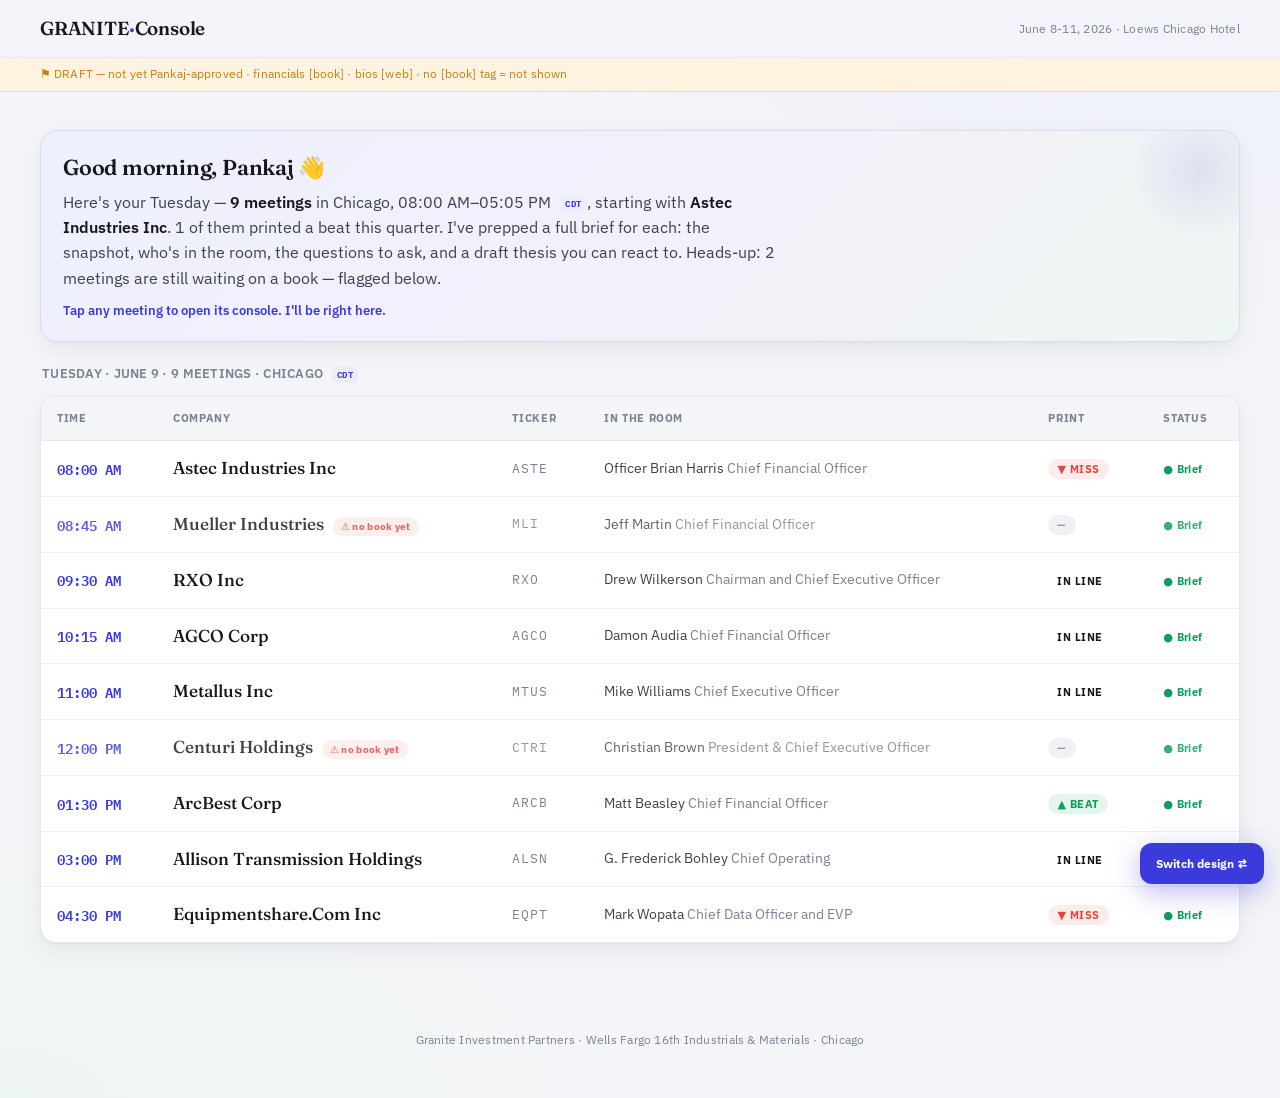
<file: conference3.html>
<!DOCTYPE html>
<html lang="en">
<head>
<meta charset="utf-8">
<meta name="viewport" content="width=device-width, initial-scale=1, viewport-fit=cover">
<title>Granite · Meeting Console</title>
<link rel="preconnect" href="https://fonts.googleapis.com">
<link rel="preconnect" href="https://fonts.gstatic.com" crossorigin>
<link href="https://fonts.googleapis.com/css2?family=Fraunces:opsz,wght@9..144,400;9..144,500;9..144,600&family=Sohne:wght@400;500;600&family=IBM+Plex+Sans:wght@400;500;600;700&family=IBM+Plex+Mono:wght@500;600&display=swap" rel="stylesheet">
<style>
:root{
  --bg:#f4f5f8;            /* soft off-white canvas */
  --bg2:#eceef3;
  --card:#ffffff;
  --ink:#16181d;          /* near-black text */
  --ink2:#3c4150;
  --dim:#7b8194;          /* muted */
  --line:#e6e8ee;
  --line2:#eef0f4;
  --accent:#3b3bdc;       /* electric indigo — the one strong accent */
  --accent-soft:#ececfb;
  --accent-ink:#2a2ab0;
  --up:#0f9d58; --up-bg:#e6f5ec;
  --down:#e0463e; --down-bg:#fdecea;
  --warn:#c77f12; --warn-bg:#fdf3e0;
  --violet:#7a5cff; --violet-bg:#efecff;
  --disp:'Fraunces',Georgia,serif;        /* characterful display */
  --body:'IBM Plex Sans',system-ui,sans-serif;
  --mono:'IBM Plex Mono',ui-monospace,monospace;
  --shadow:0 1px 2px rgba(20,24,40,.04),0 8px 24px rgba(20,24,40,.06);
  --shadow-lg:0 2px 4px rgba(20,24,40,.05),0 18px 48px rgba(20,24,40,.10);
}
*{box-sizing:border-box}
html,body{margin:0}
body{background:
    radial-gradient(120% 60% at 100% 0,#eef0fb 0,transparent 55%),
    radial-gradient(90% 50% at 0 100%,#eef6f1 0,transparent 50%),
    var(--bg);
  color:var(--ink);font-family:var(--body);font-size:15px;line-height:1.55;-webkit-text-size-adjust:100%;
  min-height:100vh}
.tnum{font-variant-numeric:tabular-nums}

/* ===== top bar ===== */
.bar{position:sticky;top:0;z-index:20;background:rgba(244,245,248,.82);backdrop-filter:saturate(1.4) blur(12px);
  border-bottom:1px solid var(--line);display:flex;align-items:center;justify-content:space-between;
  padding:0 clamp(16px,4vw,40px);height:58px}
.brand{font-family:var(--disp);font-weight:600;font-size:1.18rem;letter-spacing:-.01em}
.brand b{color:var(--accent)}
.bar-r{display:flex;align-items:center;gap:14px}
.bar-meta{font-size:.78rem;color:var(--dim);letter-spacing:.02em}
.back{background:var(--card);border:1px solid var(--line);color:var(--ink2);font:inherit;font-size:.82rem;
  font-weight:600;padding:7px 14px;border-radius:9px;cursor:pointer;box-shadow:var(--shadow)}
.back:hover{border-color:var(--accent);color:var(--accent)}
.draft{background:var(--warn-bg);color:var(--warn);border-bottom:1px solid #f0dcae;font-size:.76rem;
  padding:7px clamp(16px,4vw,40px);letter-spacing:.01em}

.page{max-width:1320px;margin:0 auto;padding:clamp(16px,3vw,32px) clamp(16px,4vw,40px) 64px}

/* ===== schedule ===== */
.daytabs{display:flex;gap:8px;margin:6px 0 20px}
.dtab{background:var(--card);border:1px solid var(--line);color:var(--ink2);font:inherit;font-weight:600;
  font-size:.86rem;padding:9px 20px;border-radius:11px;cursor:pointer;box-shadow:var(--shadow)}
.dtab.on{background:var(--accent);color:#fff;border-color:var(--accent)}
.schedgrid{display:grid;grid-template-columns:repeat(auto-fill,minmax(290px,1fr));gap:12px}
/* Jarvis greeting (landing) */
.jarvis{background:linear-gradient(135deg,#eef0fe 0,#f3f0fb 50%,#eef6f1 100%);
  border:1px solid #dadcf6;border-radius:18px;padding:20px 22px;margin:6px 0 22px;box-shadow:var(--shadow);position:relative;overflow:hidden}
.jarvis::after{content:"";position:absolute;right:-30px;top:-30px;width:140px;height:140px;border-radius:50%;
  background:radial-gradient(circle,rgba(59,59,220,.10),transparent 70%)}
.jv-hi{font-family:var(--disp);font-size:1.35rem;font-weight:600;letter-spacing:-.01em;margin-bottom:6px}
.jv-body{font-size:.98rem;line-height:1.6;color:var(--ink2);max-width:72ch;position:relative;z-index:1}
.jv-body b{color:var(--ink);font-weight:600}
.jv-tip{font-size:.82rem;color:var(--accent);font-weight:600;margin-top:10px}
.nob-tag{display:inline-block;font-size:.62rem;font-weight:700;letter-spacing:.03em;color:var(--down);
  background:var(--down-bg);padding:2px 8px;border-radius:20px;margin-left:9px;vertical-align:middle}
.tzc{display:inline-block;font-family:var(--mono);font-size:.56rem;font-weight:700;letter-spacing:.06em;
  color:var(--accent);background:var(--accent-soft);padding:1px 5px;border-radius:5px;margin-left:5px;vertical-align:middle}
.srow.is-nob{opacity:.82}
/* schedule table (landing page) */
.schcap{font-size:.82rem;font-weight:600;color:var(--dim);letter-spacing:.02em;margin:4px 2px 12px;text-transform:uppercase}
.schhead{display:flex;align-items:baseline;gap:14px;margin:8px 0 16px}
.schhead h1{font-family:var(--disp);font-size:clamp(1.5rem,3vw,2.1rem);font-weight:600;margin:0;letter-spacing:-.01em}
.schcount{font-size:.84rem;color:var(--dim);font-weight:500}
.schwrap{background:var(--card);border:1px solid var(--line);border-radius:16px;box-shadow:var(--shadow);overflow:hidden}
.schtable{width:100%;border-collapse:collapse;font-size:.92rem}
.schtable thead th{text-align:left;font-size:.68rem;font-weight:700;letter-spacing:.06em;text-transform:uppercase;
  color:var(--dim);padding:13px 16px;border-bottom:1px solid var(--line);background:var(--bg)}
.srow{cursor:pointer;transition:background .12s}
.srow:hover{background:var(--accent-soft)}
.srow td{padding:14px 16px;border-bottom:1px solid var(--line2);vertical-align:middle}
.srow:last-child td{border-bottom:0}
.rt{font-family:var(--mono);font-weight:600;color:var(--accent);white-space:nowrap;font-size:.86rem}
.rco-n{font-family:var(--disp);font-size:1.08rem;font-weight:500}
.rtic{font-family:var(--mono);font-size:.8rem;color:var(--dim);letter-spacing:.06em}
.rwho{color:var(--ink2);font-size:.86rem;white-space:nowrap}
.rw-ti{color:var(--dim)}
.rsig{font-size:.7rem;font-weight:800;letter-spacing:.04em;padding:3px 9px;border-radius:20px;white-space:nowrap}
.rsig.up{background:var(--up-bg);color:var(--up)} .rsig.down{background:var(--down-bg);color:var(--down)}
.rsig.na{background:var(--bg2);color:var(--dim)}
.rst{font-size:.7rem;font-weight:700;letter-spacing:.03em}
.rst.rdy{color:var(--up)} .rst.pend{color:var(--dim)} .rst.nob{color:var(--down)}
/* phone: collapse table to stacked rows */
@media(max-width:680px){
  .schtable thead{display:none}
  .schtable,.schtable tbody,.srow,.srow td{display:block;width:100%}
  .srow{padding:12px 14px;border-bottom:1px solid var(--line)}
  .srow td{padding:2px 0;border:0}
  .rt{display:inline;margin-right:10px}.rtic{display:inline;margin-left:8px}
  .rco-n{font-size:1.15rem}
}
.mcard{display:flex;flex-direction:column;gap:6px;text-align:left;background:var(--card);border:1px solid var(--line);
  border-radius:14px;padding:16px 18px;cursor:pointer;font:inherit;color:var(--ink);box-shadow:var(--shadow);
  transition:transform .14s,box-shadow .14s,border-color .14s}
.mcard:hover{transform:translateY(-3px);box-shadow:var(--shadow-lg);border-color:#d9dcfb}
.mcard.live{border-top:3px solid var(--up)}
.mc-top{display:flex;justify-content:space-between;align-items:baseline}
.mc-time{font-family:var(--mono);font-size:.82rem;color:var(--accent);font-weight:600}
.mc-st{font-size:.66rem;font-weight:700;letter-spacing:.06em;text-transform:uppercase;padding:3px 8px;border-radius:20px}
.mc-st.rdy{background:var(--up-bg);color:var(--up)} .mc-st.pend{background:var(--bg2);color:var(--dim)} .mc-st.nob{background:var(--down-bg);color:var(--down)}
.mc-co{font-family:var(--disp);font-size:1.28rem;line-height:1.1;font-weight:500}
.mc-tic{font-family:var(--mono);font-size:.72rem;color:var(--dim);letter-spacing:.06em}
.mc-ex{font-size:.8rem;color:var(--dim)}

/* ===== brief: hero ===== */
.hero{background:var(--card);border:1px solid var(--line);border-radius:20px;padding:clamp(18px,2.4vw,28px);
  box-shadow:var(--shadow-lg);margin-bottom:18px;
  background-image:radial-gradient(80% 120% at 100% -20%,#f1f1fe,transparent 60%)}
.hero-top{display:flex;justify-content:space-between;align-items:flex-start;gap:20px;flex-wrap:wrap}
.h-meta{font-family:var(--mono);font-size:.74rem;color:var(--accent);letter-spacing:.06em;text-transform:uppercase}
.h-co{font-family:var(--disp);font-size:clamp(1.9rem,3.6vw,2.9rem);line-height:1.02;font-weight:600;letter-spacing:-.015em;margin:6px 0 2px}
.h-tic{font-family:var(--mono);font-size:.82rem;color:var(--dim);letter-spacing:.1em}
.h-do{font-family:var(--disp);font-style:italic;color:var(--ink2);font-size:1.02rem;max-width:62ch;margin-top:8px}
/* scorestrip — lives in the hero, right side on desktop */
.scores{display:grid;grid-template-columns:repeat(3,minmax(110px,1fr));gap:10px;min-width:min(100%,400px)}
.score{border:1px solid var(--line);border-radius:14px;padding:12px 12px;text-align:left;background:var(--bg)}
.score.up{background:var(--up-bg);border-color:#cfeeda} .score.down{background:var(--down-bg);border-color:#f6cfcb}
.s-l{font-size:.66rem;font-weight:700;letter-spacing:.08em;color:var(--dim);text-transform:uppercase}
.s-vd{font-size:.78rem;font-weight:800;margin:5px 0 2px}
.score.up .s-vd{color:var(--up)} .score.down .s-vd{color:var(--down)}
.s-v{font-family:var(--disp);font-size:1.6rem;font-weight:600;letter-spacing:-.01em}
.s-s{font-size:.68rem;color:var(--dim);margin-top:1px}
.h-read{margin-top:18px;padding-top:16px;border-top:1px solid var(--line2);font-size:1.06rem;line-height:1.6;color:var(--ink);max-width:90ch}
.h-read .fl{display:inline-block;font-family:var(--mono);font-size:.62rem;font-weight:600;letter-spacing:.1em;
  color:#fff;background:var(--accent);padding:3px 8px;border-radius:6px;text-transform:uppercase;margin-right:8px;vertical-align:middle}

/* ===== the composed grid ===== */
.grid{display:grid;gap:18px;grid-template-columns:1fr;align-items:start}
@media(min-width:780px){.grid{grid-template-columns:1fr 1fr}}
@media(min-width:1120px){.grid{grid-template-columns:1.05fr 1.25fr 1fr}}
.col{display:flex;flex-direction:column;gap:18px}
/* single-layout brief: one readable centered column */
.brief-col{max-width:760px;margin:0 auto;display:flex;flex-direction:column;gap:18px}
.brief-col .hero{margin-bottom:0}

.panel{background:var(--card);border:1px solid var(--line);border-radius:18px;padding:20px;box-shadow:var(--shadow)}
.p-h{display:flex;align-items:center;gap:8px;margin:0 0 14px}
.p-h h2{font-family:var(--disp);font-weight:600;font-size:1.18rem;margin:0;letter-spacing:-.01em}
.p-h .sub{font-size:.72rem;color:var(--dim);font-weight:500}
.p-h .num{font-family:var(--mono);font-size:.72rem;color:var(--accent);font-weight:600;background:var(--accent-soft);
  width:24px;height:24px;display:grid;place-items:center;border-radius:7px}

/* metric wall */
.mwall{display:grid;grid-template-columns:1fr 1fr;gap:11px}
.metric{border:1px solid var(--line);border-radius:13px;padding:13px 14px;position:relative;background:var(--bg)}
.metric.up{border-left:3px solid var(--up)} .metric.down{border-left:3px solid var(--down)}
.m-l{font-size:.68rem;font-weight:700;letter-spacing:.04em;color:var(--dim);text-transform:uppercase}
.m-v{font-family:var(--disp);font-size:1.5rem;font-weight:600;margin:4px 0 1px;letter-spacing:-.01em}
.metric.up .m-v{color:var(--up)} .metric.down .m-v{color:var(--down)}
.m-s{font-size:.74rem;color:var(--ink2);line-height:1.35}

/* expandable tables */
details.ex{border:1px solid var(--line);border-radius:12px;margin:10px 0 0;background:var(--bg);overflow:hidden}
details.ex>summary{list-style:none;cursor:pointer;padding:12px 14px;font-size:.78rem;font-weight:700;
  letter-spacing:.03em;color:var(--ink2);display:flex;justify-content:space-between;text-transform:uppercase}
details.ex>summary::-webkit-details-marker{display:none}
details.ex>summary::after{content:"+";color:var(--accent);font-weight:700}
details.ex[open]>summary{border-bottom:1px solid var(--line);color:var(--accent)}
details.ex[open]>summary::after{content:"–"}
.exb{padding:14px}
table.dt{width:100%;border-collapse:collapse;font-size:.82rem}
table.dt th{text-align:left;color:var(--dim);font-size:.66rem;font-weight:700;letter-spacing:.05em;text-transform:uppercase;
  padding:7px 9px;border-bottom:1px solid var(--line)}
table.dt td{padding:8px 9px;border-bottom:1px solid var(--line2);vertical-align:top;line-height:1.4}
table.dt td.k{font-weight:700;color:var(--ink);white-space:nowrap}
.cb{color:var(--up);font-weight:700;white-space:nowrap} .cm{color:var(--down);font-weight:700;white-space:nowrap}
.note{font-style:italic;color:var(--dim);font-size:.84rem;margin:0 0 10px}
.read{margin-top:12px;font-size:.92rem;line-height:1.55;color:var(--ink2)}
.read b{font-family:var(--mono);font-size:.62rem;letter-spacing:.08em;color:var(--accent);text-transform:uppercase}

/* who's in the room */
.target{border:1px solid #d9dcfb;background:linear-gradient(180deg,#fafaff,var(--card));border-radius:15px;padding:17px}
.tg-h{display:flex;align-items:baseline;gap:10px;flex-wrap:wrap}
.tg-n{font-family:var(--disp);font-size:1.4rem;font-weight:600;letter-spacing:-.01em}
.tg-tag{font-size:.6rem;font-weight:800;letter-spacing:.06em;color:#fff;background:var(--up);padding:3px 9px;border-radius:20px;text-transform:uppercase}
.tg-ti{font-size:.82rem;color:var(--dim);font-weight:500;margin:2px 0 10px}
.tg-bio{font-size:.9rem;line-height:1.55;color:var(--ink2)}
.kbox{border-radius:12px;padding:11px 13px;margin-top:11px;font-size:.86rem;line-height:1.5}
.kbox .kl{display:block;font-family:var(--mono);font-size:.6rem;font-weight:600;letter-spacing:.08em;text-transform:uppercase;margin-bottom:4px}
.kbox.tell{background:var(--warn-bg)} .kbox.tell .kl{color:var(--warn)}
.kbox.commit{background:var(--bg)} .kbox.commit .kl{color:var(--ink2)}
.kbox.dodge{background:var(--down-bg)} .kbox.dodge .kl{color:var(--down)}
.kbox ul{margin:4px 0 0;padding-left:17px}.kbox li{margin:3px 0}
.roster{font-size:.78rem;color:var(--dim);margin-top:12px;line-height:1.5}
.roster .rl{font-weight:700;color:var(--ink2);text-transform:uppercase;font-size:.64rem;letter-spacing:.05em}

/* questions */
.qc{border:1px solid var(--line);border-radius:14px;padding:15px;margin-bottom:12px;position:relative;background:var(--card);
  overflow:hidden;box-shadow:var(--shadow)}
.qc::before{content:"";position:absolute;inset:0 auto 0 0;width:4px}
.qc.one::before{background:var(--accent)} .qc.rev::before{background:var(--up)}
.qc.bear::before{background:var(--down)} .qc.angle::before{background:var(--violet)}
.q-tag{display:inline-flex;align-items:center;gap:5px;font-size:.64rem;font-weight:800;letter-spacing:.04em;
  padding:4px 10px;border-radius:20px;margin-bottom:9px;text-transform:uppercase}
.qc.one .q-tag{background:var(--accent-soft);color:var(--accent-ink)}
.qc.rev .q-tag{background:var(--up-bg);color:var(--up)}
.qc.bear .q-tag{background:var(--down-bg);color:var(--down)}
.qc.angle .q-tag{background:var(--violet-bg);color:#5a3fd6}
.q-tag .n{color:var(--dim);font-weight:600;margin-left:3px}
.q-q{font-size:.98rem;line-height:1.45;font-weight:500}
.q-l{background:var(--bg);border:1px solid var(--line2);border-radius:10px;padding:10px 12px;margin-top:11px;font-size:.84rem;line-height:1.5;color:var(--ink2)}
.q-l .ll{display:block;font-family:var(--mono);font-size:.6rem;font-weight:600;letter-spacing:.08em;color:var(--accent);text-transform:uppercase;margin-bottom:4px}
.q-l .good{color:var(--up);font-weight:600} .q-l .evas{color:var(--down);font-weight:600}
/* Task 5 rich Q&A (Gemini-depth) */
.qatag2{font-family:var(--mono);font-size:.66rem;font-weight:700;letter-spacing:.06em;text-transform:uppercase;color:var(--accent);margin:14px 0 8px}
.prep{margin:0 0 4px;padding-left:18px}
.prep li{margin:6px 0;font-size:.86rem;line-height:1.5}
.cq{font-style:italic;color:var(--dim);font-size:.82rem;margin-top:3px;border-left:2px solid var(--line);padding-left:8px}
.qaitem{border:1px solid var(--line);border-radius:11px;padding:12px 13px;margin-bottom:9px;background:var(--bg)}
.qa-h{font-weight:600;font-size:.92rem;display:flex;align-items:center;gap:8px;flex-wrap:wrap}
.qa-n{flex:none;width:20px;height:20px;display:grid;place-items:center;border-radius:6px;background:var(--accent);color:#fff;font-size:.7rem;font-weight:700}
.qa-who{font-family:var(--mono);font-size:.66rem;color:var(--dim);font-weight:500}
.qa-c,.qa-r,.qa-t{font-size:.84rem;line-height:1.5;margin-top:7px;color:var(--ink2)}
.qa-c b,.qa-r b,.qa-t b{display:inline-block;font-family:var(--mono);font-size:.58rem;letter-spacing:.06em;text-transform:uppercase;margin-right:6px;font-weight:700}
.qa-c b{color:var(--down)} .qa-r b{color:var(--accent)} .qa-t b{color:var(--up)}
.qa-r ul{margin:4px 0 0;padding-left:16px} .qa-r li{margin:3px 0}

/* drivers */
.panel.drivers{border-color:#f0dcae;background:linear-gradient(180deg,#fffdf8,var(--card))}
.dwarn{font-size:.78rem;line-height:1.5;color:var(--warn);background:var(--warn-bg);border:1px solid #f0dcae;
  border-radius:11px;padding:11px 13px;margin-bottom:14px}
.drow{border:1px solid var(--line);border-radius:12px;margin-bottom:11px;background:var(--card);overflow:hidden}
.dr-head{padding:12px 14px 0;display:flex;align-items:center;gap:11px;flex-wrap:wrap}
.dr-q{font-size:.96rem;font-weight:600;line-height:1.35}
.dr-b{padding:9px 14px 13px;font-size:.88rem;line-height:1.6;color:var(--ink2)}
.vp{flex:none;font-size:.6rem;font-weight:800;letter-spacing:.05em;padding:4px 9px;border-radius:20px;text-transform:uppercase}
.vp.bull{background:var(--up-bg);color:var(--up)} .vp.bear{background:var(--down-bg);color:var(--down)} .vp.open{background:var(--warn-bg);color:var(--warn)}
.pov{margin-top:14px;padding-top:13px;border-top:1px dashed #f0dcae;font-size:.94rem;line-height:1.6;color:var(--ink2)}
.pov b{font-family:var(--mono);font-size:.62rem;letter-spacing:.08em;color:var(--warn);text-transform:uppercase}

/* chips + misc */
.chip{font-size:.58rem;font-weight:700;letter-spacing:.04em;padding:1px 6px;border-radius:5px;text-transform:uppercase;vertical-align:middle}
.chip.book{background:var(--up-bg);color:var(--up)} .chip.web{background:var(--accent-soft);color:var(--accent-ink)}
.src{font-size:.74rem;color:var(--dim);line-height:1.5;margin-top:20px;padding-top:14px;border-top:1px solid var(--line)}
.foot{text-align:center;color:var(--dim);font-size:.74rem;padding:24px 16px 48px;letter-spacing:.02em}

/* full-width zone helper */
.span-all{grid-column:1/-1}

/* staggered reveal */
.brief>*{animation:rise .5s cubic-bezier(.2,.7,.3,1) backwards}
.brief>*:nth-child(1){animation-delay:.03s}.brief>*:nth-child(2){animation-delay:.09s}.brief>*:nth-child(n+3){animation-delay:.15s}
@keyframes rise{from{opacity:0;transform:translateY(10px)}to{opacity:1;transform:none}}
@media(prefers-reduced-motion:reduce){.brief>*{animation:none}}
</style>
</head>
<body>
<header class="bar">
  <div class="brand">GRANITE<b>·</b>Console</div>
  <div class="bar-r"><span class="bar-meta" id="meta">Wells Fargo Industrials</span>
    <button class="back" id="back" hidden>‹ Schedule</button></div>
</header>
<div class="draft" id="draft">⚑ DRAFT — not yet Pankaj-approved · financials [book] · bios [web] · no [book] tag = not shown</div>

<div class="page">
  <section id="sched"></section>
  <section id="brief" class="brief" hidden></section>
</div>
<footer class="foot" id="foot">Granite Investment Partners · Wells Fargo 16th Industrials & Materials · Chicago</footer>

<a id="abtoggle" href="conference.html">Switch design ⇄</a>
<style>
#abtoggle{position:fixed;right:16px;bottom:16px;z-index:40;background:var(--accent);color:#fff;
  font-family:var(--body);font-size:.78rem;font-weight:700;text-decoration:none;padding:11px 16px;border-radius:12px;
  box-shadow:0 8px 28px rgba(59,59,220,.35)}
#abtoggle:hover{filter:brightness(1.06)}
</style>

<script>
const $=s=>document.querySelector(s),$$=s=>[...document.querySelectorAll(s)];
const esc=s=>(s||'').replace(/[&<>]/g,c=>({'&':'&amp;','<':'&lt;','>':'&gt;'}[c]));
const chips=s=>esc((s||'').replace(/<(\d[\d,.]*)>/g,'($1)')).replace(/\[book\]/g,'<span class="chip book">book</span>')
  .replace(/\[web\]/g,'<span class="chip web">web</span>').replace(/\*\*(.+?)\*\*/g,'<b>$1</b>')
  .replace(/&lt;br&gt;/g,'<br>');
let DATA=null,DAY=null;

function verdict(s){s=(s||'').toLowerCase();
  if(/rais/.test(s))return{c:'up',m:'▲',l:'RAISED'};
  if(/beat|ahead|above/.test(s))return{c:'up',m:'▲',l:'BEAT'};
  if(/miss|below|cut|lower|fell|drag|down/.test(s))return{c:'down',m:'▼',l:'MISS'};
  return{c:'',m:'',l:'IN LINE'};}
const QT={one:{c:'one',i:'◆',l:'The One'},rev:{c:'rev',i:'$',l:'Revenue Driver'},
  bear:{c:'bear',i:'🛡',l:'Pressure-test Bear'},angle:{c:'angle',i:'⚡',l:'Unexpected Angle'}};
function qtag(q){if(q.tag&&QT[q.tag])return QT[q.tag];const w=(q.why||'').toLowerCase();
  if(/durab|reverse|quality/.test(w))return QT.one;if(/tariff|headwind|risk/.test(w))return QT.bear;
  if(/margin|mix|region|growth/.test(w))return QT.rev;return QT.angle;}
function vpill(v){const s=(v||'').toLowerCase();let c='open',l='OPEN';
  if(/^bull|bull pillar/.test(s)){c='bull';l='BULL';}else if(/^bear|cycle not/.test(s)){c='bear';l='BEAR';}
  const ln=/leans bear/.test(s)?' ·bear':/leans bull/.test(s)?' ·bull':'';return `<span class="vp ${c}">${l}${ln}</span>`;}
function cellc(c){let h=chips(c);if(/\bbeat\b/i.test(c))h=h.replace(/\bbeat\b/i,'<span class="cb">▲ beat</span>');
  else if(/\bmiss\b/i.test(c))h=h.replace(/\bmiss\b/i,'<span class="cm">▼ miss</span>');return h;}

async function load(){
  try{DATA=await(await fetch('conference_data.json?cb='+Date.now())).json();}
  catch(e){$('#sched').innerHTML='<p class="note">Could not load conference data.</p>';return;}
  // Scope: only days we've actually prepped briefs for (currently just Tue Jun 9).
  // Keep sample briefs (e.g. #CAVA) reachable by deep-link but OUT of the day scope.
  const liveDays=new Set(DATA.meetings.filter(m=>m.brief&&!m.sample).map(m=>m.day));
  if(liveDays.size) DATA.meetings=DATA.meetings.filter(m=>m.sample||liveDays.has(m.day));
  $('#meta').textContent=DATA.dates||'Wells Fargo Industrials';
  days();schedule();
  const h=(location.hash||'').replace('#','');if(h&&DATA.meetings.find(m=>m.ticker===h))openB(h);
}
function days(){const ds=[...new Set(DATA.meetings.filter(m=>!m.sample).map(m=>m.day))];DAY=DAY||ds[0];
  // Only one meeting day in scope (Tue Jun 9) — show day tabs only if there's more than one.
  const tabs = ds.length>1
    ? `<div class="daytabs">${ds.map(d=>`<button class="dtab${d===DAY?' on':''}" data-d="${d}">${d}</button>`).join('')}</div>`
    : '';
  $('#sched').innerHTML=`${tabs}<div id="mg"></div>`;
  if(ds.length>1)$$('.dtab').forEach(b=>b.onclick=()=>{DAY=b.dataset.d;days();schedule();});
}
// the EPS beat/miss signal for a built brief (for the schedule table)
function epsSignal(b){
  if(!b||!b.teardown||!b.teardown.task1_pnl)return null;
  const r=b.teardown.task1_pnl.rows.find(x=>/adj eps|^eps/i.test(x[0]));
  if(!r)return null;return verdict(r[4]);
}
// Chicago (Central) local time — the conference is on CDT and so is Pankaj.
function chicagoNow(){
  try{
    const f=new Intl.DateTimeFormat('en-US',{timeZone:'America/Chicago',hour:'numeric',weekday:'long',hour12:false});
    const parts=f.formatToParts(new Date());
    const hour=+(parts.find(p=>p.name==='hour').value);
    const weekday=parts.find(p=>p.name==='weekday').value;
    return {hour,weekday};
  }catch(e){return {hour:8,weekday:''};}
}
function greetWord(h){return h<5?'Working late':h<12?'Good morning':h<17?'Good afternoon':'Good evening';}
// a warm, Jarvis-style line for Pankaj on the landing page (Chicago-time aware)
function jarvisGreeting(items,dayLabel,built,beats,nobk){
  if(!items.length)return'';
  const first=items[0], last=items[items.length-1];
  const now=chicagoNow();
  const hello=greetWord(now.hour);
  // is today the meeting day? then say "today"; else "your <day>"
  const isToday=now.weekday===first.day;
  const when=isToday?'today':`your ${first.day}`;
  const tail=nobk?` Heads-up: ${nobk} ${nobk===1?'meeting is':'meetings are'} still waiting on a book — flagged below.`:'';
  const beatLine=beats?` ${beats} of them printed a beat this quarter.`:'';
  return `<div class="jarvis">
    <div class="jv-hi">${hello}, Pankaj 👋</div>
    <div class="jv-body">Here's ${when} — <b>${items.length} meetings</b> in Chicago, ${first.start}–${last.end} <span class="tzc">CDT</span>, starting with <b>${esc(first.company)}</b>.${beatLine} I've prepped a full brief for each: the snapshot, who's in the room, the questions to ask, and a draft thesis you can react to.${tail}</div>
    <div class="jv-tip">Tap any meeting to open its console. I'll be right here.</div>
  </div>`;
}
function schedule(){
  $('#sched').hidden=false;$('#brief').hidden=true;$('#back').hidden=true;
  const items=DATA.meetings.filter(m=>m.day===DAY);
  const dayLabel=items.length?`${items[0].day} · June ${items[0].date||''}`.replace(/ $/,''):DAY;
  const rows=items.map(m=>{const built=!!m.brief,nob=!m.has_book;
    const pr=(m.execs||[]).find(e=>true)||{};
    const who=pr.name?`${esc(pr.name)} <span class="rw-ti">${esc((pr.title||'').replace(/,.*$/,''))}</span>`:esc(m.type);
    const sig=epsSignal(m.brief);
    const sigCell=sig?`<span class="rsig ${sig.c}">${sig.m} ${sig.l}</span>`:(nob?'<span class="rsig na">—</span>':'<span class="rsig na">—</span>');
    const st=built?'<span class="rst rdy">● Brief</span>':nob?'<span class="rst nob">No book</span>':'<span class="rst pend">Pending</span>';
    const nobTag=nob?'<span class="nob-tag">⚠ no book yet</span>':'';
    return `<tr class="srow${nob?' is-nob':''}" data-t="${m.ticker}">
      <td class="rt">${m.start}</td>
      <td class="rco"><span class="rco-n">${esc(m.company)}</span>${nobTag}</td>
      <td class="rtic">${m.ticker}</td>
      <td class="rwho">${who}</td>
      <td class="rsig-c">${sigCell}</td>
      <td class="rst-c">${st}</td></tr>`;}).join('');
  const built=items.filter(m=>m.brief&&!m.brief.no_book).length;
  const beats=items.filter(m=>{const s=epsSignal(m.brief);return s&&s.c==='up';}).length;
  const nobk=items.filter(m=>!m.has_book).length;
  const greet=jarvisGreeting(items,dayLabel,built,beats,nobk);
  $('#mg').innerHTML=`
    ${greet}
    <div class="schcap">${dayLabel} · ${items.length} meetings · Chicago <span class="tzc">CDT</span></div>
    <div class="schwrap"><table class="schtable">
      <thead><tr><th>Time</th><th>Company</th><th>Ticker</th><th>In the room</th><th>Print</th><th>Status</th></tr></thead>
      <tbody>${rows||'<tr><td colspan="6" class="note">No meetings.</td></tr>'}</tbody>
    </table></div>`;
  $$('.srow').forEach(r=>r.onclick=()=>openB(r.dataset.t));
}
function ph(n,t,sub){return `<div class="p-h"><span class="num">${n}</span><h2>${t}</h2>${sub?`<span class="sub">${sub}</span>`:''}</div>`;}

function scores(b){
  const td=b.teardown||{},cb=b.company_brief;
  const rows=td.task1_pnl?td.task1_pnl.rows:(cb&&cb.pnl?cb.pnl.rows:[]);
  const find=re=>rows.find(r=>re.test(r[0]))||[];
  const eps=find(/adj eps|^eps/i),sales=find(/net sales|revs|revenue/i),g=td.task2_guidance;
  const cell=(lab,r)=>{if(!r.length)return'';const v=verdict(r[4]);
    const sub=(r[4]||'').replace(/\[book\]/g,'').replace(/—/,'').trim().slice(0,20)||('y/y '+r[3]);
    return `<div class="score ${v.c}"><div class="s-l">${lab}</div><div class="s-vd">${v.m} ${v.l}</div>
      <div class="s-v tnum">${esc(r[1])}</div><div class="s-s">${esc(sub)}</div></div>`;};
  let gc='';if(g){const gv=verdict(g.posture);const val=(g.table&&g.table.rows[0])?g.table.rows[0][1]:'';
    gc=`<div class="score ${gv.c}"><div class="s-l">Guide</div><div class="s-vd">${gv.m} ${gv.l||'HELD'}</div>
      <div class="s-v tnum">${esc(val)}</div><div class="s-s">FY26 adj EPS</div></div>`;}
  return `<div class="scores">${cell('EPS',eps)}${cell('Sales',sales)}${gc}</div>`;
}
function tbl(t){const note=t.note?`<p class="note">${chips(t.note)}</p>`:'';
  const th=t.headers.map(h=>`<th>${esc(h)}</th>`).join('');
  const rows=t.rows.map(r=>'<tr>'+r.map((c,i)=>`<td class="${i===0?'k':'tnum'}">${i===0?chips(c):cellc(c)}</td>`).join('')+'</tr>').join('');
  return `${note}<table class="dt"><thead><tr>${th}</tr></thead><tbody>${rows}</tbody></table>`+(t.read?`<p class="read"><b>Read</b> ${chips(t.read)}</p>`:'');}
function guid(g){let h='';
  if(g.guidance_type)h+=`<p class="note"><b>Guidance type:</b> ${chips(g.guidance_type)}</p>`;
  h+=`<p class="posture">${chips(g.posture)}</p>`;
  if(g.narrative){const n=g.narrative;h+=`<p class="read"><b>Common narrative</b></p><ul>`+
    `<li><i>Why:</i> ${chips(n.why||'')}</li><li><i>Trends:</i> ${chips(n.trends||'')}</li><li><i>Noise:</i> ${chips(n.noise||'')}</li></ul>`;}
  if(g.table)h+=tbl({headers:g.table.headers,rows:g.table.rows});
  if(g.read)h+=`<p class="read"><b>Read</b> ${chips(g.read)}</p>`;return h;}
function sells(s){let h=`<p class="read"><b>Bull</b></p><ul>${(s.bullish||[]).map(x=>`<li>${chips(x)}</li>`).join('')}</ul>`
  +`<p class="read"><b>Bear</b></p><ul>${(s.bearish||[]).map(x=>`<li>${chips(x)}</li>`).join('')}</ul>`;
  if((s.macro||[]).length)h+=`<p class="read"><b>Macro themes</b></p><ul>${s.macro.map(x=>`<li>${chips(x)}</li>`).join('')}</ul>`;
  if((s.ecosystem||[]).length)h+=`<p class="read"><b>Industry / ecosystem</b></p><ul>${s.ecosystem.map(x=>`<li>${chips(x)}</li>`).join('')}</ul>`;
  return h+(s.read?`<p class="read"><b>Read</b> ${chips(s.read)}</p>`:'');}
function stock(s){return `<ul>${(s.drivers||[]).map(x=>`<li>${chips(x)}</li>`).join('')}</ul>`+(s.read?`<p class="read"><b>Read</b> ${chips(s.read)}</p>`:'');}
function callb(b){
  const t5=(b.teardown||{}).task5_call;
  if(t5){  // rich, Gemini-depth Q&A
    const prep=(t5.prepared||[]).map(p=>`<li><b>${esc(p.t)}:</b> ${chips(p.b)}${p.quote?`<div class="cq">${chips(p.quote)}</div>`:''}</li>`).join('');
    const qa=(t5.qa||[]).map((q,i)=>`<div class="qaitem">
        <div class="qa-h"><span class="qa-n">${i+1}</span>${esc(q.topic)}<span class="qa-who">${esc(q.analyst)}</span></div>
        <div class="qa-c"><b>Concern</b> ${chips(q.concern)}</div>
        <div class="qa-r"><b>Response</b><ul>${(q.response||[]).map(x=>`<li>${chips(x)}</li>`).join('')}</ul></div>
        <div class="qa-t"><b>Takeaway</b> ${chips(q.takeaway)}</div></div>`).join('');
    return `<div class="qatag2">Prepared remarks</div><ul class="prep">${prep}</ul>
      <div class="qatag2">Q&amp;A — analyst inquiries</div>${qa}
      ${t5.read?`<p class="read"><b>Read</b> ${chips(t5.read)}</p>`:''}`;
  }
  const p=b.room.people.find(x=>x.is_primary)||{};
  return (p.tells_from_call?`<p class="read"><b>${esc(p.name)} on the call</b> ${chips(p.tells_from_call)}</p>`:'')
    +((p.last_q_commitments||[]).length?`<p class="read"><b>Committed last Q</b></p><ul>${p.last_q_commitments.map(c=>`<li>${chips(c)}</li>`).join('')}</ul>`:'');}
function ex(title,inner){return `<details class="ex"><summary>${title}</summary><div class="exb">${inner}</div></details>`;}

function metricWall(b){const td=b.teardown||{},dr=b.drivers_autodraft;const sc=(dr&&dr.kpi_scorecard)||[];
  const mw=sc.slice(0,4).map(r=>{const t=r[1]+(r[2]||'');const dir=/\+|beat|ahead|engine/i.test(t)?'up':/\(|down|drag|fell|−|-\$/i.test(t)?'down':'';
    return `<div class="metric ${dir}"><div class="m-l">${esc(r[0])}</div>
      <div class="m-v tnum">${chips(r[1])} ${dir==='up'?'▲':dir==='down'?'▼':''}</div><div class="m-s">${chips(r[2]||'')}</div></div>`;}).join('');
  let tabs='';if(td.task1_pnl)tabs+=ex('Full P&amp;L · 6 lines',tbl(td.task1_pnl));if(td.task2_guidance)tabs+=ex('Guidance',guid(td.task2_guidance));
  if(td.task3_segments)tabs+=ex('Segments',tbl(td.task3_segments));if(td.task4_kpis)tabs+=ex('KPIs',tbl(td.task4_kpis));
  if(td.task6_sellside)tabs+=ex('Sell-side',sells(td.task6_sellside));if(td.task7_stock)tabs+=ex('Stock reaction',stock(td.task7_stock));
  tabs+=ex('Call &amp; Q&amp;A',callb(b));
  return `<div class="mwall">${mw}</div>${tabs}`;}

function room(rm){const ppl=rm.people||[],pr=ppl.find(p=>p.is_primary),oth=ppl.filter(p=>!p.is_primary);
  let h=`<p class="note">${esc(rm.note)}</p>`;
  if(pr){const dodge=pr.dodged_last_call?`<div class="kbox dodge"><span class="kl">⛔ Dodged last call</span>${chips(pr.dodged_last_call)}</div>`:'';
    const tell=pr.tells_from_call?`<div class="kbox tell"><span class="kl">◆ His tell</span>${chips(pr.tells_from_call)}</div>`:'';
    const com=(pr.last_q_commitments||[]).length?`<div class="kbox commit"><span class="kl">✋ Committed last Q</span><ul>${pr.last_q_commitments.map(c=>`<li>${chips(c)}</li>`).join('')}</ul></div>`:'';
    h+=`<div class="target"><div class="tg-h"><span class="tg-n">${esc(pr.name)}</span><span class="tg-tag">your meeting</span></div>
      <div class="tg-ti">${esc(pr.title)}</div>${pr.bio?`<div class="tg-bio">${chips(pr.bio)}</div>`:''}${tell}${dodge}${com}</div>`;}
  if(oth.length)h+=`<div class="roster"><span class="rl">Also in room:</span> ${oth.map(p=>esc(p.name)+' · '+esc(p.title)).join('  ·  ')}</div>`;
  (rm.not_in_room||[]).forEach(p=>h+=ex('Not in room: '+esc(p.name)+' · '+esc(p.title),p.bio?chips(p.bio):esc(p.why_relevant||'')));
  return h;}

function questions(b){return (b.smart_questions||[]).map((q,i)=>{const t=qtag(q);
  let listen;if(q.listen_for){const lf=esc(q.listen_for).replace(/Good:/i,'<span class="good">Good:</span>').replace(/Evasive:/i,'<span class="evas">Evasive:</span>');
    listen=`<div class="q-l"><span class="ll">👂 Listen for</span>${lf}</div>`;}else listen=`<div class="q-l"><span class="ll">Why ask</span>${chips(q.why)}</div>`;
  return `<div class="qc ${t.c}"><span class="q-tag">${t.i} ${t.l}<span class="n">${i+1}/${b.smart_questions.length}</span></span>
    <div class="q-q">${chips(q.q)}</div>${listen}</div>`;}).join('');}

function drivers(dr){const deb=(dr.debates||[]).map(d=>`<div class="drow open">
    <div class="dr-head">${vpill(d.verdict)}<span class="dr-q">${chips(d.debate)}</span></div>
    <div class="dr-b">${chips(d.this_quarter)}</div></div>`).join('');
  const extra=((dr.triggers||[]).length||(dr.new_debates||[]).length)?ex('Triggers &amp; new debates',
    ((dr.triggers||[]).length?`<p class="read"><b>Triggers</b></p><ul>${dr.triggers.map(t=>`<li>${chips(t)}</li>`).join('')}</ul>`:'')+
    ((dr.new_debates||[]).length?`<p class="read"><b>New</b></p><ul>${dr.new_debates.map(t=>`<li>${chips(t)}</li>`).join('')}</ul>`:'')):'';
  return `<div class="dwarn">⚑ ${chips(dr.status)}</div>${deb}${extra}
    <p class="pov"><b>Working view (auto-draft)</b> ${chips(dr.updated_pov)}</p>`;}

function openB(tic){const m=DATA.meetings.find(x=>x.ticker===tic);if(!m)return;const b=m.brief;DAY=m.day;
  let h='';
  const full=b&&!b.no_book;  // a real teardown vs a people-only "no book" brief
  // hero band — constrained to the same column as the brief below
  h+=`<div class="brief-col"><div class="hero"><div class="hero-top">
    <div><div class="h-meta">${m.day} · ${m.start}–${m.end} · ${esc(m.type)}</div>
      <div class="h-co">${esc(m.company)}</div><div class="h-tic">${m.ticker}${b&&b.quarter?' · '+esc(b.quarter):''}</div>
      ${b?`<div class="h-do">${chips(b.what_they_do)}</div>`:''}</div>
    ${full?scores(b):''}</div>`;
  if(full){const td=b.teardown||{};
    const read=(td.task1_pnl&&td.task1_pnl.read)||(b.company_brief&&b.company_brief.the_view)||'';
    h+=`<div class="h-read"><span class="fl">The Read</span>${chips(read)}</div>`;}
  h+=`</div></div>`;

  // Single-layout: one centered column, stacked in reading order (Pankaj's ask).
  if(!full){
    const note=(b&&b.no_book)?(b.company_brief?b.company_brief.the_view:'No FactSet book — financials N/F (pending).')
      :(m.has_book?'Brief not built yet.':'No FactSet book — financials N/F (pending). Ask Pankaj to drop the PDF.');
    const rm=(b&&b.room)?b.room:{people:(m.execs||[]).map(e=>({name:e.name,title:e.title,in_room:true})),note:''};
    h+=`<div class="brief-col"><div class="panel">
      <div class="dwarn" style="background:var(--down-bg);border-color:#f6cfcb;color:var(--down)">⚑ ${chips(note)}</div>
      ${ph('—','Who\'s in the room')}${room(rm)}</div></div>`;
  }
  else{
    const dr=b.drivers_autodraft;
    h+=`<div class="brief-col">
      <div class="panel">${ph('01','What printed')}${metricWall(b)}</div>
      <div class="panel">${ph('02','Who\'s in the room')}${room(b.room)}</div>
      <div class="panel">${ph('03','Questions to ask','tagged by intent')}${questions(b)}</div>
      ${dr?`<div class="panel drivers">${ph('04','Drivers loop','our thesis, tracked')}${drivers(dr)}</div>`:''}
      <p class="src">${chips(b.sourcing)}</p>
    </div>`;
  }
  $('#brief').innerHTML=h;$('#sched').hidden=true;$('#brief').hidden=false;$('#back').hidden=false;
  if(history.replaceState)history.replaceState(null,'','#'+tic);window.scrollTo(0,0);
}
$('#back').onclick=()=>{if(history.replaceState)history.replaceState(null,'',location.pathname);days();schedule();window.scrollTo(0,0);};
$('#abtoggle').addEventListener('click',function(){if(location.hash)this.href='conference.html'+location.hash;});
load();
</script>
</body>
</html>
</file>
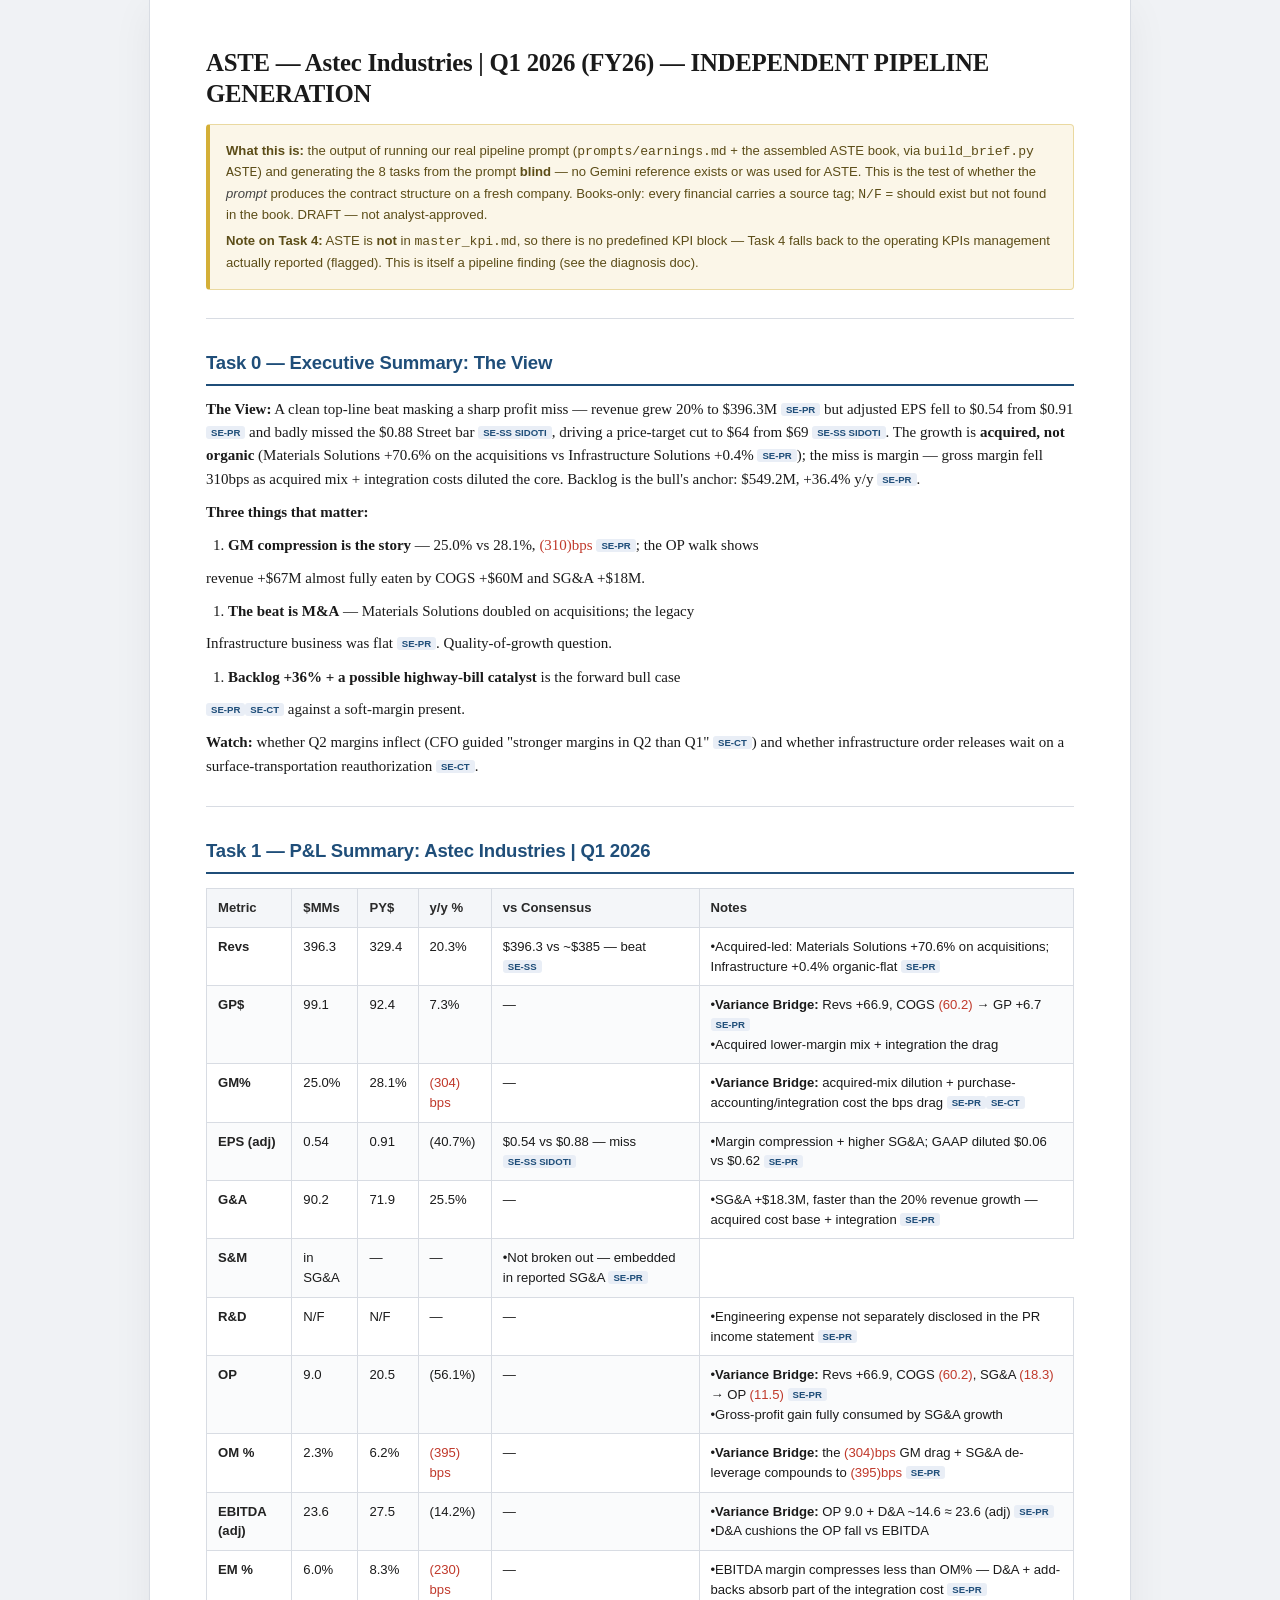
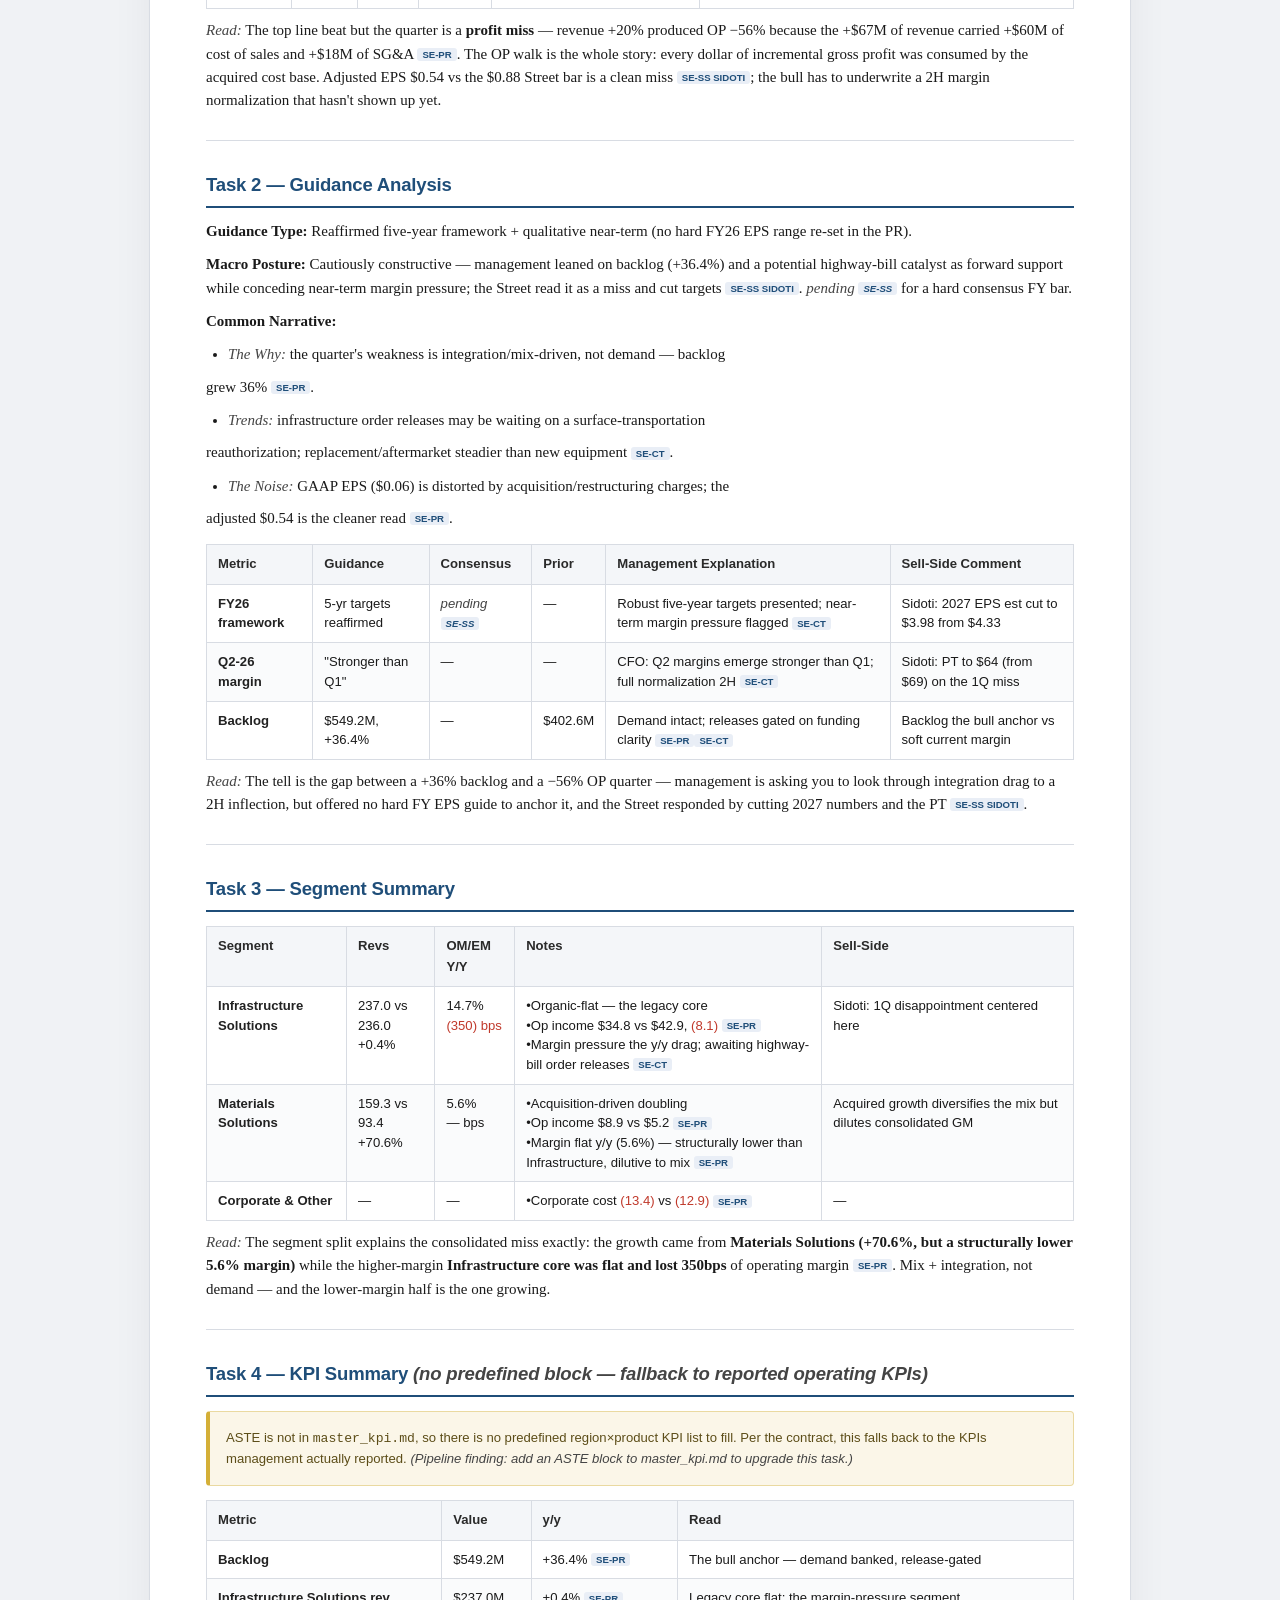
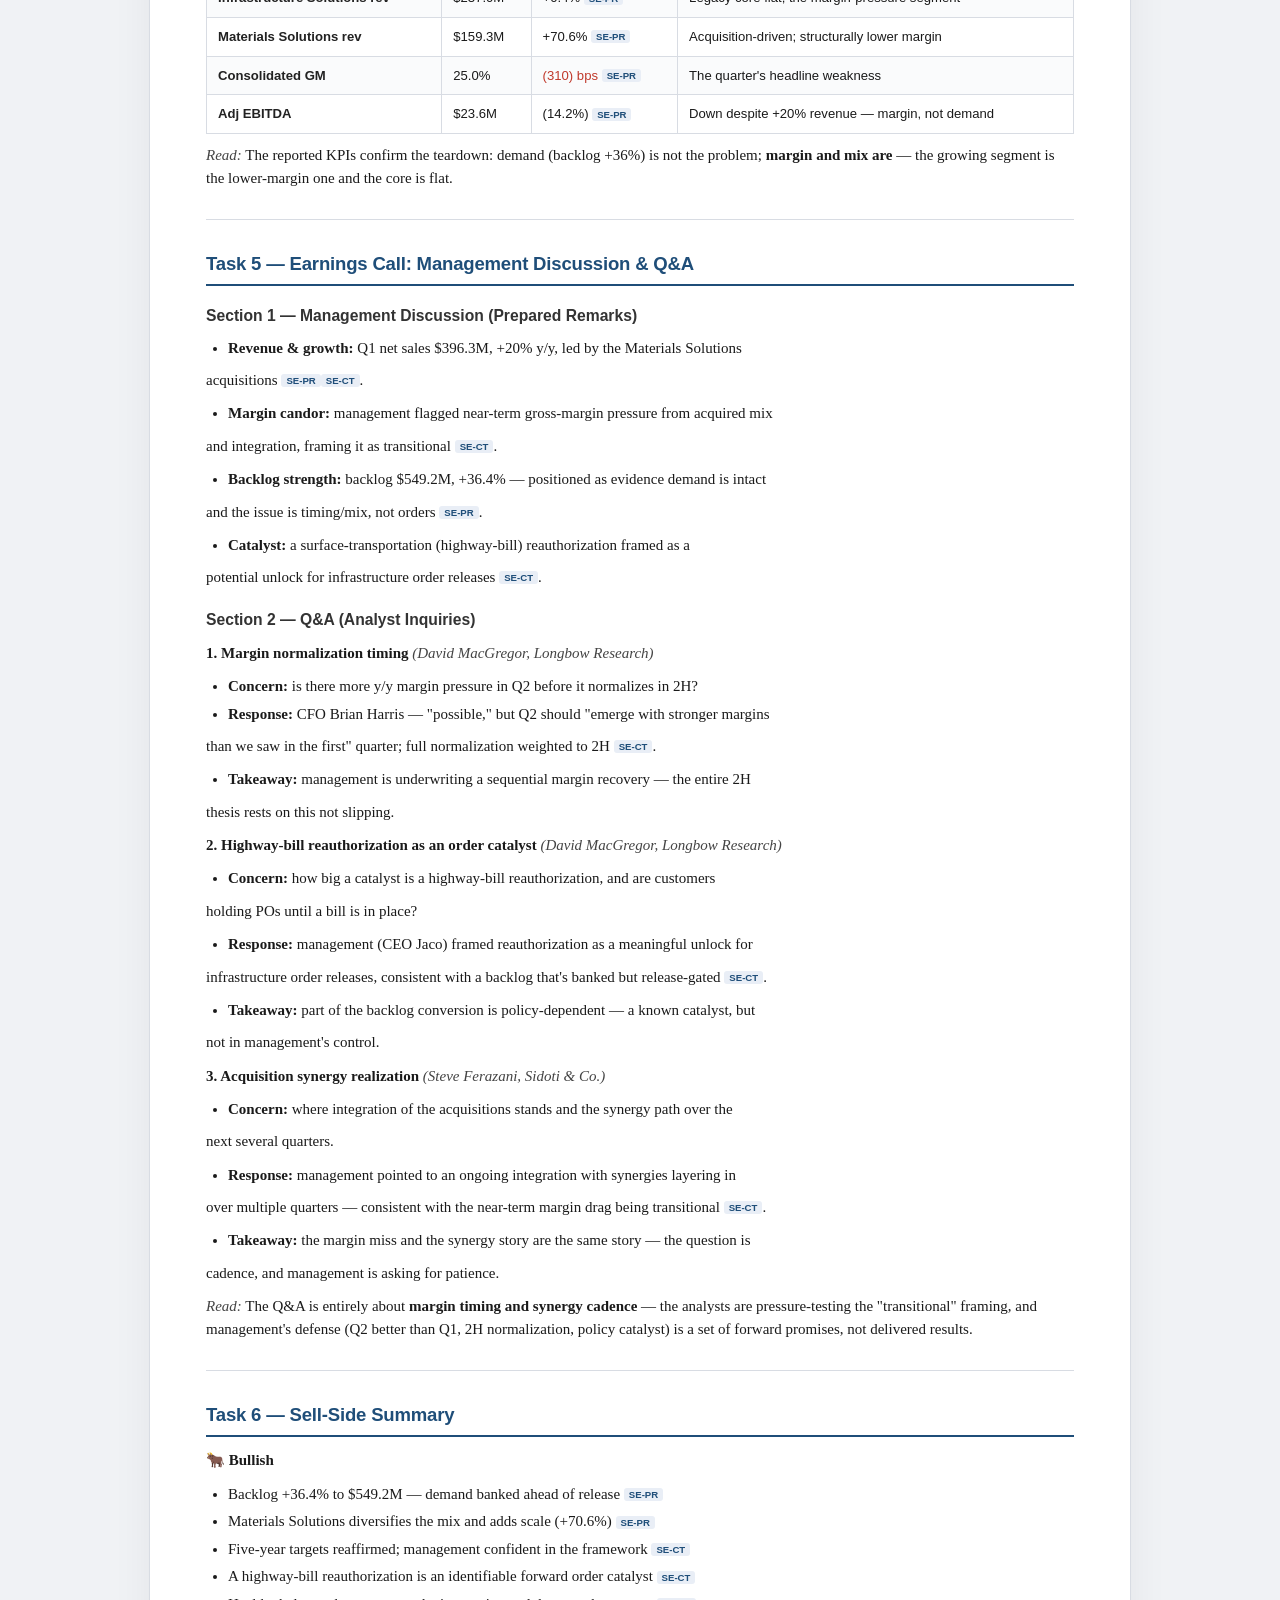
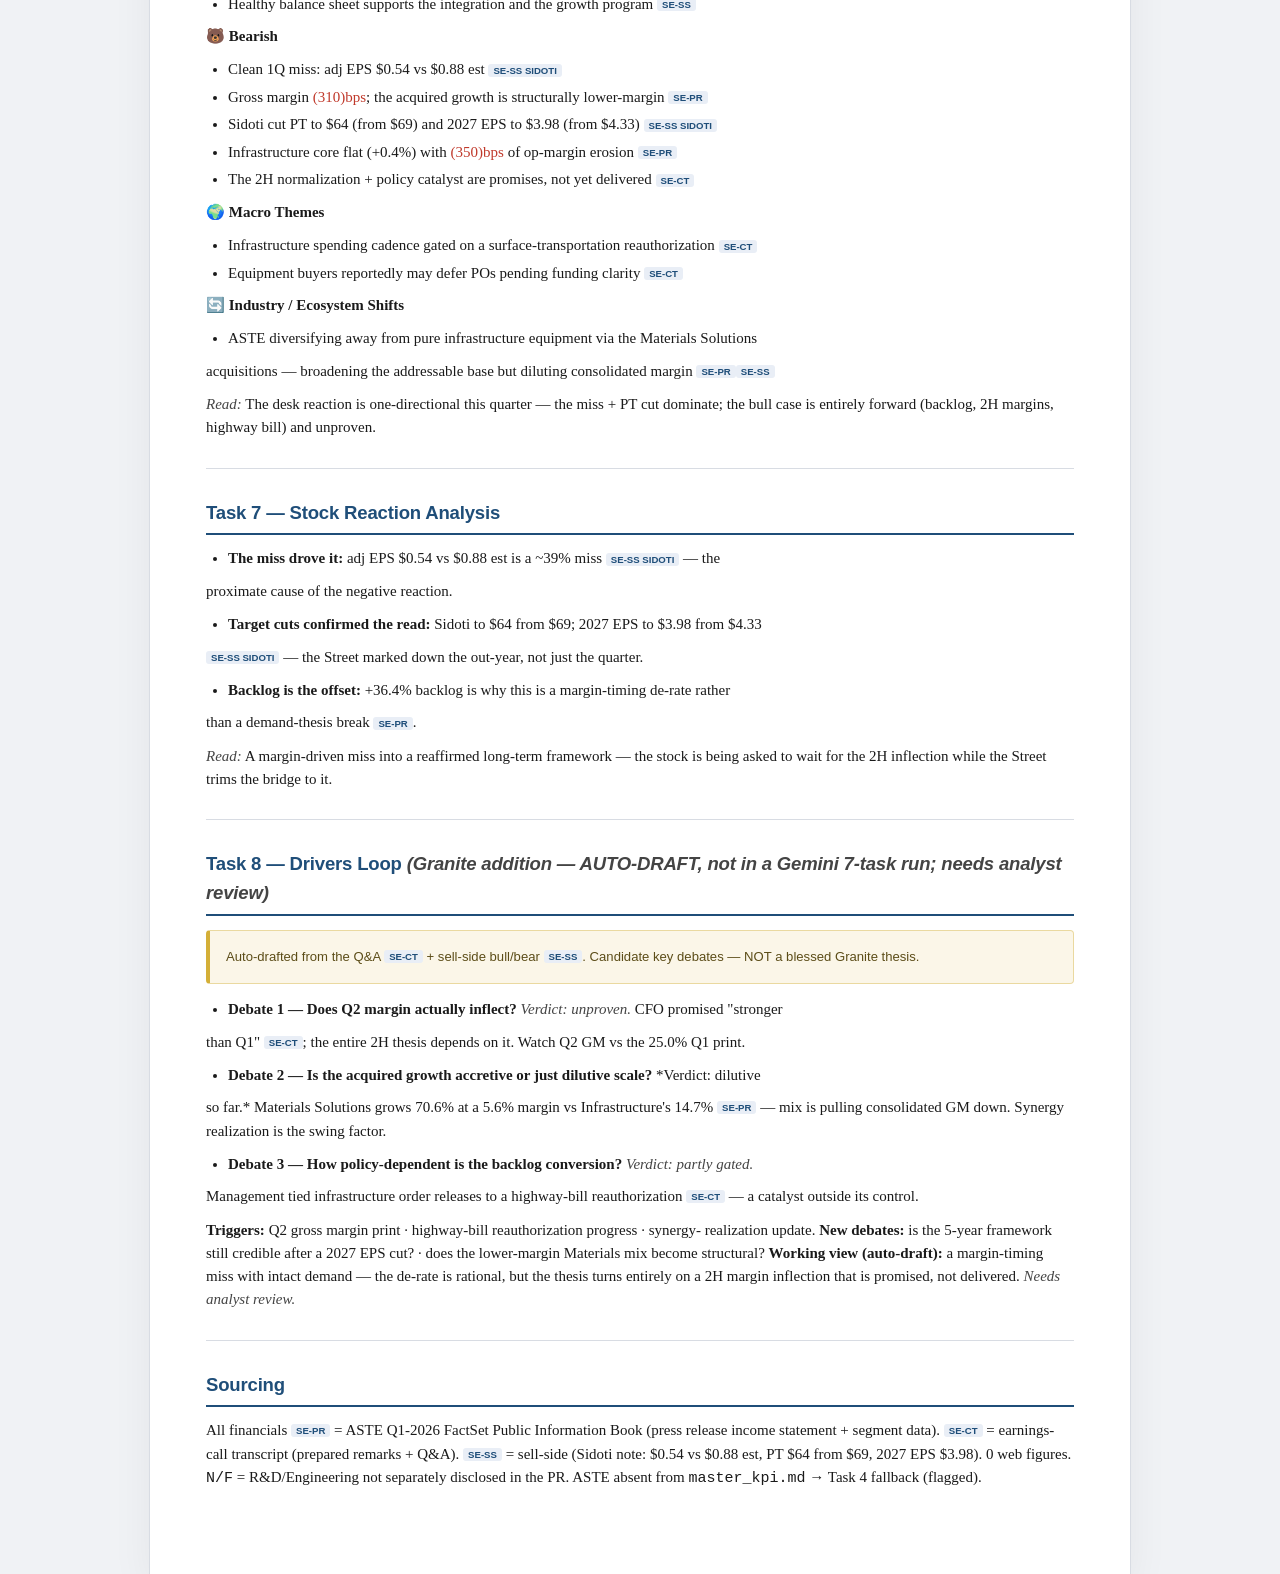
<file: doc.html>
<!DOCTYPE html>
<html lang="en">
<head>
<meta charset="utf-8">
<meta name="viewport" content="width=device-width, initial-scale=1">
<title>Granite — pipeline document</title>
<style>
:root{ --ink:#1a1a1a; --dim:#666; --line:#d8dce3; --accent:#1f4e79; --red:#c0392b; --green:#1a7a44; }
*{box-sizing:border-box}
body{margin:0;background:#f0f2f5;color:var(--ink);
  font-family:Georgia,"Times New Roman",serif;font-size:15px;line-height:1.55}
.page{max-width:980px;margin:0 auto;background:#fff;padding:48px 56px 80px;
  box-shadow:0 0 0 1px var(--line),0 8px 40px rgba(0,0,0,.06);min-height:100vh}
h1{font-size:1.55rem;margin:0 0 14px;letter-spacing:-.01em;line-height:1.25}
h2{font-size:1.16rem;color:var(--accent);margin:30px 0 12px;padding-bottom:6px;border-bottom:2px solid var(--accent);
  font-family:Arial,Helvetica,sans-serif;letter-spacing:-.01em}
h3{font-size:.98rem;margin:18px 0 8px;font-family:Arial,Helvetica,sans-serif;color:#333}
p{margin:10px 0}
blockquote{background:#fbf6e8;border:1px solid #ead9a0;border-left:4px solid #d4af37;border-radius:4px;
  padding:10px 16px;margin:14px 0;font-family:Arial,Helvetica,sans-serif;font-size:.82rem;color:#5c4d18;line-height:1.55}
blockquote p{margin:6px 0}
hr{border:0;border-top:1px solid var(--line);margin:28px 0}
table{border-collapse:collapse;width:100%;margin:14px 0 6px;font-family:Arial,Helvetica,sans-serif;font-size:.82rem}
th{background:#f4f6f9;text-align:left;padding:9px 11px;border:1px solid var(--line);font-weight:700;color:#2a2a2a;vertical-align:top}
td{padding:9px 11px;border:1px solid var(--line);vertical-align:top;line-height:1.5}
td:first-child{font-weight:700;color:#222}
tbody tr:nth-child(even){background:#fafbfc}
ul,ol{margin:8px 0;padding-left:22px} li{margin:5px 0;line-height:1.5}
em{color:#444}
.chip{font-size:.6rem;font-weight:700;color:var(--green);background:#e7f3ec;padding:1px 5px;border-radius:3px;
  font-family:Arial,Helvetica,sans-serif;text-transform:uppercase;vertical-align:middle;white-space:nowrap}
.chip.se{color:var(--accent);background:#e9eef6}
.neg{color:var(--red)}
.err{color:var(--red);font-family:Arial,Helvetica,sans-serif;padding:40px}
@media(max-width:720px){.page{padding:28px 18px}}
</style>
</head>
<body>
<div class="page" id="doc">Loading…</div>
<script>
const esc=s=>(s||'').replace(/[&<>]/g,c=>({'&':'&amp;','<':'&lt;','>':'&gt;'}[c]));
// inline markdown: bold, italic, code; source chips [SE-XX]/[book]/[web]; <NN>->(NN) red negatives
function inl(s){
  s=(s||'').replace(/<(\d[\d,.]*)>/g,'($1)');
  s=esc(s);
  s=s.replace(/\[(SE-[A-Z]{2}(?:\s+[A-Za-z]+)?)\]/g,'<span class="chip se">$1</span>');
  s=s.replace(/\[book\]/g,'<span class="chip">book</span>').replace(/\[web\]/g,'<span class="chip se">web</span>');
  s=s.replace(/\*\*(.+?)\*\*/g,'<b>$1</b>').replace(/(^|[^*])\*([^*]+?)\*/g,'$1<em>$2</em>');
  s=s.replace(/`([^`]+?)`/g,'<code>$1</code>');
  s=s.replace(/&lt;br\s*\/?&gt;/g,'<br>');
  s=s.replace(/(\((?:\d[\d,.]*)\)(?:\s*(?:bps|%))?)/g,'<span class="neg">$1</span>');
  return s;
}
// minimal markdown block parser: headings, hr, tables, blockquotes, lists, paragraphs
function mdToHtml(md){
  const lines=md.replace(/\r/g,'').split('\n');
  const out=[]; let i=0;
  const flushP=(buf)=>{ if(buf.length){ out.push('<p>'+inl(buf.join(' '))+'</p>'); buf.length=0; } };
  let para=[];
  while(i<lines.length){
    let ln=lines[i];
    // table: a line with | and the next line is a separator row
    if(/^\s*\|/.test(ln) && i+1<lines.length && /^\s*\|?[\s:|-]+\|/.test(lines[i+1]) && lines[i+1].includes('-')){
      flushP(para);
      const header=ln.split('|').slice(1,-1).map(c=>c.trim());
      i+=2; const rows=[];
      while(i<lines.length && /^\s*\|/.test(lines[i])){
        rows.push(lines[i].split('|').slice(1,-1).map(c=>c.trim())); i++;
      }
      let t='<table><thead><tr>'+header.map(h=>'<th>'+inl(h)+'</th>').join('')+'</tr></thead><tbody>';
      t+=rows.map(r=>'<tr>'+r.map(c=>'<td>'+inl(c)+'</td>').join('')+'</tr>').join('');
      t+='</tbody></table>'; out.push(t); continue;
    }
    if(/^#{1,6}\s/.test(ln)){ flushP(para); const lvl=ln.match(/^#+/)[0].length; const txt=ln.replace(/^#+\s/,'');
      out.push(`<h${Math.min(lvl,3)}>${inl(txt)}</h${Math.min(lvl,3)}>`); i++; continue; }
    if(/^\s*---\s*$/.test(ln) || /^\s*___\s*$/.test(ln)){ flushP(para); out.push('<hr>'); i++; continue; }
    if(/^\s*>/.test(ln)){ flushP(para); const bq=[];
      while(i<lines.length && /^\s*>/.test(lines[i])){ bq.push(lines[i].replace(/^\s*>\s?/,'')); i++; }
      out.push('<blockquote>'+mdToHtml(bq.join('\n'))+'</blockquote>'); continue; }
    if(/^\s*(\d+\.|[-*•])\s/.test(ln)){ flushP(para); const ordered=/^\s*\d+\./.test(ln); const items=[];
      while(i<lines.length && /^\s*(\d+\.|[-*•])\s/.test(lines[i])){
        items.push(lines[i].replace(/^\s*(\d+\.|[-*•])\s/,'')); i++; }
      out.push((ordered?'<ol>':'<ul>')+items.map(x=>'<li>'+inl(x)+'</li>').join('')+(ordered?'</ol>':'</ul>')); continue; }
    if(/^\s*$/.test(ln)){ flushP(para); i++; continue; }
    para.push(ln.trim()); i++;
  }
  flushP(para);
  return out.join('\n');
}
async function main(){
  const f=(new URLSearchParams(location.search)).get('f')||'ASTE_PIPELINE';
  const safe=f.replace(/[^A-Za-z0-9_-]/g,'');
  try{
    const md=await (await fetch(safe+'.md?cb='+Date.now())).text();
    if(md.startsWith('<!')||/^\s*<html/i.test(md)) throw new Error('not found');
    document.getElementById('doc').innerHTML=mdToHtml(md);
    document.title='Granite — '+safe;
  }catch(e){
    document.getElementById('doc').innerHTML='<div class="err">Could not load <b>'+esc(safe)+'.md</b>. Pass ?f=TICKER_PIPELINE.</div>';
  }
}
main();
</script>
</body>
</html>
</file>
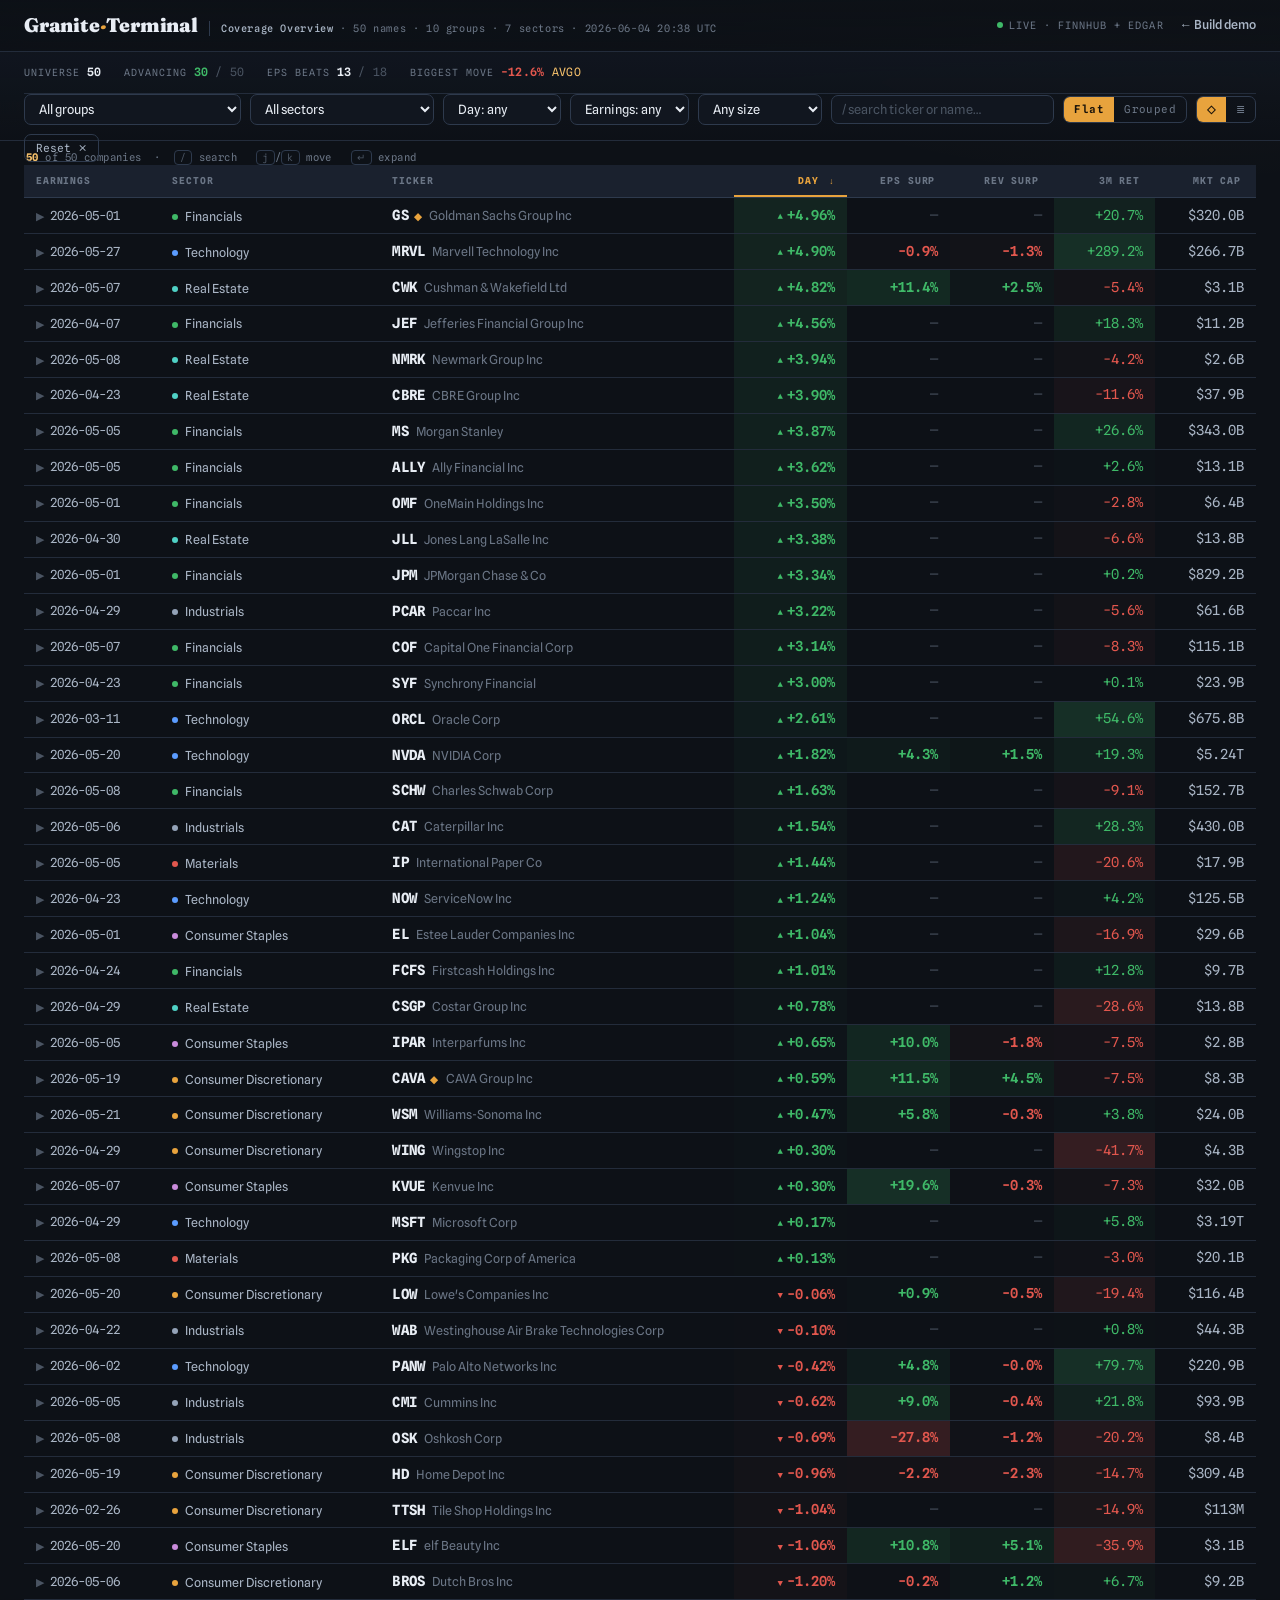
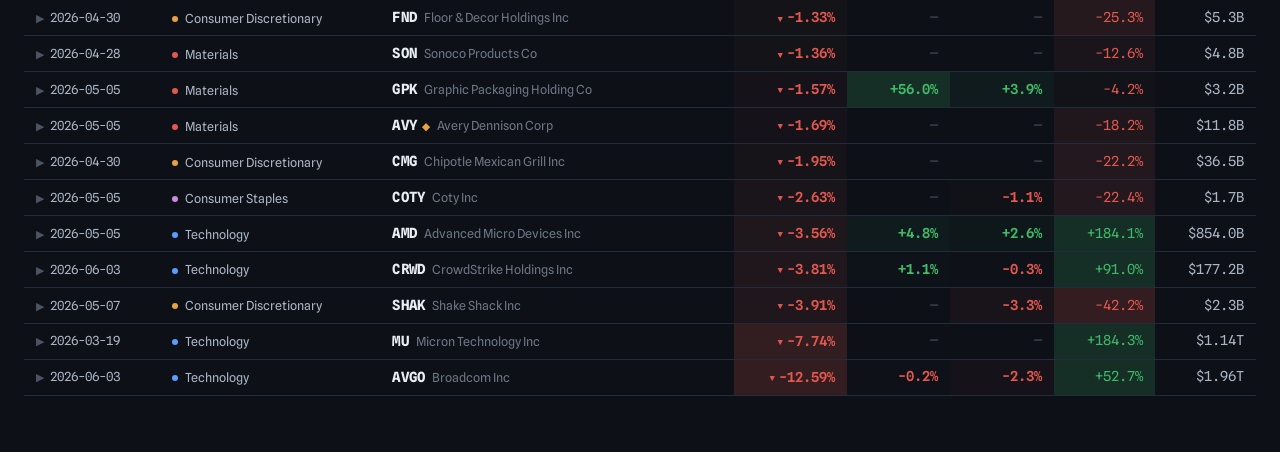
<file: overview.html>
<!DOCTYPE html>
<html lang="en">
<head>
<meta charset="utf-8">
<meta name="viewport" content="width=device-width, initial-scale=1">
<title>Granite Terminal — Coverage Overview</title>
<link rel="preconnect" href="https://fonts.googleapis.com">
<link rel="preconnect" href="https://fonts.gstatic.com" crossorigin>
<link href="https://fonts.googleapis.com/css2?family=Fraunces:opsz,wght@9..144,400;9..144,500;9..144,600;9..144,900&family=Spline+Sans+Mono:wght@400;500;600;700&family=Spline+Sans:wght@400;500;600;700&display=swap" rel="stylesheet">
<style>
:root{
  --bg:#0d1117; --bg-2:#11161f; --panel:#151b26; --panel-2:#1a212e; --panel-3:#202938;
  --line:#232c3b; --line-2:#2e3a4d;
  --ink:#e8edf4; --ink-2:#aab6c6; --ink-3:#6b7686; --ink-4:#4a5462;
  --amber:#e8a33d; --amber-2:#f5c06b; --amber-dim:#3a2f1c;
  --up:#3fb968; --up-bg:rgba(63,185,104,.12);
  --down:#e2574e; --down-bg:rgba(226,87,78,.12);
  --flat:#6b7686;
  --serif:'Fraunces',Georgia,serif;
  --sans:'Spline Sans',-apple-system,sans-serif;
  --mono:'Spline Sans Mono',ui-monospace,monospace;
  /* density (driven by body.compact) */
  --row-py:7px; --num-fs:.82rem;
  --head-h:52px; --strip-h:88px;
}
body.compact{--row-py:3px; --num-fs:.78rem}
*{box-sizing:border-box;margin:0;padding:0}
html{scroll-behavior:smooth}
body{background:var(--bg);color:var(--ink);font-family:var(--sans);font-size:14px;line-height:1.45;
  -webkit-font-smoothing:antialiased;
  background-image:radial-gradient(1000px 460px at 92% -10%,rgba(232,163,61,.06),transparent 60%);
  background-attachment:fixed;min-height:100vh}
::selection{background:var(--amber);color:#1a130a}

/* ============ header (tier 0) ============ */
.term-head{position:sticky;top:0;z-index:50;backdrop-filter:blur(14px);
  background:linear-gradient(180deg,rgba(13,17,23,.95),rgba(13,17,23,.82));
  border-bottom:1px solid var(--line);height:var(--head-h);display:flex;align-items:center}
.head-inner{max-width:1440px;width:100%;margin:0 auto;padding:0 24px;
  display:flex;align-items:center;justify-content:space-between;gap:18px}
.brand{display:flex;align-items:baseline;gap:11px;min-width:0}
.brand .mark{font-family:var(--serif);font-weight:900;font-size:1.22rem;letter-spacing:-.01em;white-space:nowrap}
.brand .mark em{font-style:italic;color:var(--amber)}
.brand .tag{font-family:var(--mono);font-size:.64rem;letter-spacing:.06em;color:var(--ink-3);
  border-left:1px solid var(--line-2);padding-left:11px;white-space:nowrap;overflow:hidden;text-overflow:ellipsis}
.brand .tag b{color:var(--ink-2);font-weight:500}
.head-right{display:flex;align-items:center;gap:16px;flex:none}
.livedot{display:flex;align-items:center;gap:6px;font-family:var(--mono);font-size:.64rem;
  letter-spacing:.1em;text-transform:uppercase;color:var(--ink-3)}
.livedot .d{width:6px;height:6px;border-radius:50%;background:var(--up);animation:pulse 2.4s infinite}
@keyframes pulse{0%{box-shadow:0 0 0 0 rgba(63,185,104,.5)}70%{box-shadow:0 0 0 6px rgba(63,185,104,0)}100%{box-shadow:0 0 0 0 rgba(63,185,104,0)}}
.head-link{color:var(--ink-2);text-decoration:none;font-size:.78rem;font-weight:500;transition:color .15s;white-space:nowrap}
.head-link:hover{color:var(--amber-2)}

/* ============ command strip (tier 1: KPIs · tier 2: filters) ============ */
.cmd{position:sticky;top:var(--head-h);z-index:40;backdrop-filter:blur(14px);
  background:linear-gradient(180deg,rgba(17,22,31,.96),rgba(13,17,23,.9));border-bottom:1px solid var(--line)}
.cmd-inner{max-width:1440px;margin:0 auto;padding:0 24px}
/* tier 1 — KPI strip */
.kpis{display:flex;align-items:center;gap:6px 22px;flex-wrap:wrap;height:42px;
  font-family:var(--mono);font-size:.72rem;border-bottom:1px solid var(--line)}
.kpi{display:inline-flex;align-items:center;gap:7px;color:var(--ink-3);letter-spacing:.03em;
  cursor:pointer;border:0;background:transparent;font:inherit;padding:3px 0;transition:color .15s;white-space:nowrap}
.kpi:hover{color:var(--amber-2)}
.kpi .lbl{text-transform:uppercase;font-size:.62rem;letter-spacing:.1em}
.kpi .val{color:var(--ink);font-weight:600;font-variant-numeric:tabular-nums}
.kpi .val.up{color:var(--up)} .kpi .val.down{color:var(--down)}
.kpi.static{cursor:default} .kpi.static:hover{color:var(--ink-3)}
.kpi .count{color:var(--amber-2)}
/* tier 2 — filters, one row, no stacked labels */
.bar{display:flex;align-items:center;gap:9px;height:46px;flex-wrap:wrap}
.bar select,.bar input{font-family:var(--sans);font-size:.8rem;color:var(--ink);
  background:var(--bg-2);border:1px solid var(--line-2);border-radius:7px;padding:6px 10px;transition:.15s}
.bar select{min-width:118px;cursor:pointer}
.bar input{flex:1;min-width:150px}
.bar select:focus,.bar input:focus{outline:none;border-color:var(--amber);box-shadow:0 0 0 3px rgba(232,163,61,.14)}
.bar input::placeholder{color:var(--ink-4)}
.seg{display:inline-flex;border:1px solid var(--line-2);border-radius:7px;overflow:hidden}
.seg button{font-family:var(--mono);font-size:.68rem;letter-spacing:.04em;color:var(--ink-3);
  background:transparent;border:0;padding:6px 10px;cursor:pointer;transition:.12s}
.seg button.on{background:var(--amber);color:#1a130a;font-weight:600}
.seg button:not(.on):hover{color:var(--ink);background:var(--panel-3)}
.iconbtn{font-family:var(--mono);font-size:.7rem;color:var(--ink-2);background:transparent;
  border:1px solid var(--line-2);border-radius:7px;padding:6px 11px;cursor:pointer;transition:.15s;white-space:nowrap}
.iconbtn:hover{border-color:var(--amber);color:var(--amber-2)}

/* ============ table ============ */
.wrap{max-width:1440px;margin:0 auto;padding:0 24px 56px}
table.term{width:100%;border-collapse:separate;border-spacing:0;margin-top:0}
table.term thead th{position:sticky;top:calc(var(--head-h) + var(--strip-h));z-index:20;
  background:var(--panel-2);font-family:var(--mono);font-size:.6rem;letter-spacing:.09em;text-transform:uppercase;
  color:var(--ink-3);text-align:left;padding:9px 12px;border-bottom:1px solid var(--line-2);cursor:pointer;
  user-select:none;white-space:nowrap;transition:color .15s}
table.term thead th:hover{color:var(--amber-2)}
table.term thead th.num{text-align:right}
table.term thead th.sorted{color:var(--amber);box-shadow:inset 0 -2px 0 var(--amber)}
table.term thead th .ar{margin-left:3px;font-size:.9em}
table.term tbody td{padding:var(--row-py) 12px;border-bottom:1px solid var(--line);font-size:.86rem;vertical-align:middle}
tbody tr.row{transition:background .1s}
tbody tr.row:hover{background:var(--panel-2)}
tbody tr.row.sel{background:var(--panel-3);box-shadow:inset 2px 0 0 var(--amber)}
tbody tr.row.open{background:var(--panel-2)}
.chev{display:inline-block;width:12px;color:var(--ink-4);font-size:.7rem;transition:transform .15s;transform:rotate(0)}
tr.row.open .chev{transform:rotate(90deg);color:var(--amber)}
.num{text-align:right;font-family:var(--mono);font-variant-numeric:tabular-nums;font-size:var(--num-fs)}
.tkcell{white-space:nowrap;max-width:280px;overflow:hidden;text-overflow:ellipsis}
.tk{font-family:var(--mono);font-weight:700;font-size:.88rem;color:var(--ink);letter-spacing:.02em}
.tk .gem{color:var(--amber);font-size:.7em;margin-left:5px}
.co{color:var(--ink-3);font-size:.78rem;margin-left:7px}
.sec{display:inline-flex;align-items:center;gap:7px;color:var(--ink-2);font-size:.78rem;white-space:nowrap}
.sec .dot{width:6px;height:6px;border-radius:50%;flex:none}
.date{font-family:var(--mono);color:var(--ink-2);font-size:.78rem;white-space:nowrap}
.date .none{color:var(--ink-4)}
.delta{font-family:var(--mono);font-weight:600;display:inline-flex;align-items:center;gap:4px;
  justify-content:flex-end;font-variant-numeric:tabular-nums}
.delta.up{color:var(--up)} .delta.down{color:var(--down)} .delta.flat{color:var(--flat)}
.delta .tri{font-size:.66em}
.pill{font-family:var(--mono);font-weight:600;font-variant-numeric:tabular-nums}
.pill.up{color:var(--up)} .pill.down{color:var(--down)} .pill.na{color:var(--ink-4);font-weight:400}
.mcap{font-family:var(--mono);color:var(--ink-2)}
.ret{font-family:var(--mono);font-variant-numeric:tabular-nums}
.ret.up{color:var(--up)} .ret.down{color:var(--down)} .ret.flat{color:var(--flat)}

/* group section header rows */
tr.ghead td{background:var(--bg-2);border-bottom:1px solid var(--line-2);border-top:1px solid var(--line-2);
  padding:8px 12px;font-family:var(--mono);font-size:.68rem;letter-spacing:.06em;color:var(--ink-2);cursor:pointer}
tr.ghead .gname{color:var(--amber-2);font-weight:600;text-transform:uppercase;letter-spacing:.08em}
tr.ghead .gmeta{color:var(--ink-3);margin-left:12px}
tr.ghead .gavg{font-weight:600}

/* expanded detail */
tr.detail td{padding:0;border-bottom:1px solid var(--line-2);background:#0f141d}
.detail-inner{display:grid;grid-template-columns:1.3fr 1fr 1fr;gap:22px;padding:16px 20px 18px 30px;
  animation:slidein .2s ease}
@keyframes slidein{from{opacity:0;transform:translateY(-4px)}to{opacity:1;transform:none}}
.dblock h4{font-family:var(--mono);font-size:.6rem;letter-spacing:.12em;text-transform:uppercase;
  color:var(--ink-3);font-weight:600;margin-bottom:9px}
.drow{display:flex;justify-content:space-between;gap:14px;font-family:var(--mono);font-size:.78rem;
  padding:3px 0;color:var(--ink-2)}
.drow b{color:var(--ink);font-weight:600}
.drow .up{color:var(--up)} .drow .down{color:var(--down)}
/* 52w range bar */
.rangebar{margin-top:4px}
.rangebar .track{position:relative;height:7px;border-radius:4px;
  background:linear-gradient(90deg,var(--down-bg),var(--panel-3),var(--up-bg));border:1px solid var(--line-2)}
.rangebar .mark{position:absolute;top:-3px;width:3px;height:13px;border-radius:2px;background:var(--amber);
  box-shadow:0 0 6px rgba(232,163,61,.6)}
.rangebar .ends{display:flex;justify-content:space-between;font-family:var(--mono);font-size:.64rem;
  color:var(--ink-3);margin-top:5px}
.retrow{display:flex;gap:18px;margin-top:2px}
.retrow .r{font-family:var(--mono);font-size:.78rem}
.retrow .r .k{display:block;font-size:.58rem;letter-spacing:.08em;text-transform:uppercase;color:var(--ink-3)}
.retrow .r .v{font-weight:600;font-variant-numeric:tabular-nums}
.retrow .r .v.up{color:var(--up)} .retrow .r .v.down{color:var(--down)} .retrow .r .v.flat{color:var(--ink-2)}
.viewbtn{font-family:var(--mono);font-size:.7rem;letter-spacing:.04em;color:var(--amber-2);text-decoration:none;
  border:1px solid var(--amber-dim);border-radius:6px;padding:6px 12px;display:inline-flex;align-items:center;gap:5px;
  transition:.15s;margin-top:8px}
.viewbtn:hover{background:var(--amber);color:#1a130a;border-color:var(--amber)}
.nonote{font-family:var(--mono);font-size:.7rem;color:var(--ink-4);margin-top:8px;display:inline-block}
.srctag{font-family:var(--mono);font-size:.58rem;color:var(--ink-4);border:1px solid var(--line-2);
  border-radius:4px;padding:1px 5px;margin-left:6px;text-transform:uppercase;letter-spacing:.06em}

.countline{font-family:var(--mono);font-size:.66rem;color:var(--ink-3);letter-spacing:.04em;padding:9px 2px 0}
.countline b{color:var(--amber-2)}
.empty{padding:34px;text-align:center;font-family:var(--mono);color:var(--ink-3)}
.kbd{font-family:var(--mono);font-size:.6rem;color:var(--ink-4);border:1px solid var(--line-2);
  border-radius:4px;padding:1px 5px}

@media(max-width:1180px){ th.hide,td.hide{display:none} .detail-inner{grid-template-columns:1fr 1fr} }
@media(max-width:760px){ th.hide2,td.hide2{display:none} .co{display:none} .detail-inner{grid-template-columns:1fr} }
</style>
</head>
<body>

<header class="term-head">
  <div class="head-inner">
    <div class="brand">
      <span class="mark">Granite<em>·</em>Terminal</span>
      <span class="tag" id="headTag">Coverage Overview</span>
    </div>
    <div class="head-right">
      <span class="livedot"><span class="d"></span> Live · Finnhub + EDGAR</span>
      <a class="head-link" href="index.html">← Build demo</a>
    </div>
  </div>
</header>

<div class="cmd">
  <div class="cmd-inner">
    <!-- tier 1: clickable KPI strip -->
    <div class="kpis" id="kpis"></div>
    <!-- tier 2: filters in one row -->
    <div class="bar">
      <select id="fGroup"><option value="">All groups</option></select>
      <select id="fSector"><option value="">All sectors</option></select>
      <select id="fReact">
        <option value="">Day: any</option><option value="up">▲ Up</option>
        <option value="down">▼ Down</option><option value="big">|move| ≥ 3%</option>
      </select>
      <select id="fSurp">
        <option value="">Earnings: any</option><option value="beat">EPS beat</option>
        <option value="miss">EPS miss</option><option value="reported">Reported</option>
      </select>
      <select id="fCap">
        <option value="">Any size</option><option value="mega">Mega ≥ $200B</option>
        <option value="large">$10–200B</option><option value="mid">&lt; $10B</option>
      </select>
      <input id="fTicker" type="text" placeholder="/ search ticker or name…" autocomplete="off">
      <div class="seg" id="groupToggle" title="Group by peer set">
        <button data-v="flat" class="on">Flat</button><button data-v="grouped">Grouped</button>
      </div>
      <div class="seg" id="densToggle" title="Row density">
        <button data-v="comfortable" class="on">◇</button><button data-v="compact">≣</button>
      </div>
      <button class="iconbtn" id="reset">Reset ⨯</button>
    </div>
  </div>
</div>

<div class="wrap">
  <div class="countline" id="count"></div>
  <table class="term">
    <thead>
      <tr id="headrow">
        <th data-k="earnings_date">Earnings <span class="ar"></span></th>
        <th data-k="sector" class="hide2">Sector <span class="ar"></span></th>
        <th data-k="ticker">Ticker <span class="ar"></span></th>
        <th data-k="day_pct" class="num">Day <span class="ar"></span></th>
        <th data-k="eps_surprise_pct" class="num">EPS Surp <span class="ar"></span></th>
        <th data-k="rev_surprise_pct" class="num hide">Rev Surp <span class="ar"></span></th>
        <th data-k="ret_3m" class="num hide">3M Ret <span class="ar"></span></th>
        <th data-k="market_cap_m" class="num hide2">Mkt Cap <span class="ar"></span></th>
      </tr>
    </thead>
    <tbody id="rows"></tbody>
  </table>
</div>

<script>
let DATA=null, sortK="day_pct", sortDir=-1, grouped=false, openTk=null, selIdx=-1, flatList=[];
const $=s=>document.querySelector(s);
const NCOL=8;
const SECTOR_COLOR={Technology:"#5b9cff",Financials:"#3fb968","Consumer Discretionary":"#e8a33d",
  "Consumer Staples":"#c98bdb","Real Estate":"#4fd1c5",Materials:"#e2574e",Industrials:"#94a3b8","Health Care":"#f06595"};

/* ---- data helpers ---- */
function validSurprise(r){
  if(r.eps_surprise_pct==null) return null;
  if(r.eps_est!=null && Math.abs(r.eps_est)<0.05) return null;
  if(r.eps_actual!=null && r.eps_est!=null && (r.eps_actual<0)!==(r.eps_est<0)) return null;
  if(Math.abs(r.eps_surprise_pct)>=100) return null;
  return r.eps_surprise_pct;
}
function mcap(m){ if(m==null) return "—";
  if(m>=1e6) return "$"+(m/1e6).toFixed(2)+"T";
  if(m>=1e3) return "$"+(m/1e3).toFixed(1)+"B";
  return "$"+m.toFixed(0)+"M"; }
function fmtMoney(v){ if(v==null) return "—";
  if(Math.abs(v)>=1e9) return "$"+(v/1e9).toFixed(2)+"B";
  if(Math.abs(v)>=1e6) return "$"+(v/1e6).toFixed(1)+"M";
  return "$"+v.toLocaleString(); }
function heat(v,cap){ if(v==null) return "";
  const a=Math.min(Math.abs(v)/cap,1)*0.18;
  return v>0.05?`background:rgba(63,185,104,${a.toFixed(3)})`:v<-0.05?`background:rgba(226,87,78,${a.toFixed(3)})`:""; }

/* ---- cell renderers ---- */
function deltaCell(v){ if(v==null) return '<span class="delta flat">—</span>';
  const c=v>0.05?"up":v<-0.05?"down":"flat", t=v>0.05?"▲":v<-0.05?"▼":"▬";
  return `<span class="delta ${c}"><span class="tri">${t}</span>${v>0?"+":""}${v.toFixed(2)}%</span>`; }
function pill(v){ if(v==null) return '<span class="pill na">—</span>';
  return `<span class="pill ${v>0?"up":"down"}">${v>0?"+":""}${v.toFixed(1)}%</span>`; }
function retCell(v){ if(v==null) return '<span class="ret flat">—</span>';
  const c=v>0.05?"up":v<-0.05?"down":"flat";
  return `<span class="ret ${c}">${v>0?"+":""}${v.toFixed(1)}%</span>`; }

/* ---- filtering & sorting ---- */
function filtered(){
  const g=$("#fGroup").value, sec=$("#fSector").value, react=$("#fReact").value,
        surp=$("#fSurp").value, cap=$("#fCap").value, q=$("#fTicker").value.trim().toUpperCase();
  return DATA.rows.filter(r=>{
    if(g && r.group!==g) return false;
    if(sec && r.sector!==sec) return false;
    if(q && !(r.ticker.includes(q)||(r.name||"").toUpperCase().includes(q))) return false;
    const dp=r.day_pct;
    if(react==="up"&&!(dp>0.05))return false;
    if(react==="down"&&!(dp<-0.05))return false;
    if(react==="big"&&!(dp!=null&&Math.abs(dp)>=3))return false;
    const s=validSurprise(r);
    if(surp==="beat"&&!(s!=null&&s>0))return false;
    if(surp==="miss"&&!(s!=null&&s<0))return false;
    if(surp==="reported"&&!r.earnings_date)return false;
    const mc=r.market_cap_m;
    if(cap==="mega"&&!(mc>=200000))return false;
    if(cap==="large"&&!(mc>=10000&&mc<200000))return false;
    if(cap==="mid"&&!(mc<10000))return false;
    return true;
  });
}
function val(r,k){ return k==="eps_surprise_pct" ? validSurprise(r) : r[k]; }
function cmp(a,b){ let x=val(a,sortK),y=val(b,sortK);
  if(x==null)return 1; if(y==null)return -1;
  if(typeof x==="string")return sortDir*x.localeCompare(y);
  return sortDir*(x-y); }

/* ---- row HTML ---- */
function rowHTML(r){
  const col=SECTOR_COLOR[r.sector]||"#6b7686";
  const gem=r.summary_link?`<span class="gem" title="Granite analysis available">◆</span>`:"";
  return `<tr class="row${openTk===r.ticker?' open':''}" data-tk="${r.ticker}">
    <td><span class="chev">▶</span> <span class="date">${r.earnings_date||'<span class="none">—</span>'}</span></td>
    <td class="hide2"><span class="sec"><span class="dot" style="background:${col}"></span>${r.sector}</span></td>
    <td class="tkcell"><span class="tk">${r.ticker}${gem}</span><span class="co">${r.name||""}</span></td>
    <td class="num" style="${heat(r.day_pct,8)}">${deltaCell(r.day_pct)}</td>
    <td class="num" style="${heat(validSurprise(r),15)}">${pill(validSurprise(r))}</td>
    <td class="num hide" style="${heat(r.rev_surprise_pct,12)}">${pill(r.rev_surprise_pct)}</td>
    <td class="num hide" style="${heat(r.ret_3m,40)}">${retCell(r.ret_3m)}</td>
    <td class="num hide2"><span class="mcap">${mcap(r.market_cap_m)}</span></td>
  </tr>${openTk===r.ticker?detailHTML(r):""}`;
}
function detailHTML(r){
  // 52w range anchor from price + ret_52w
  let bar="";
  if(r.price!=null && r.ret_52w!=null){
    const ago=r.price/(1+r.ret_52w/100);
    const lo=Math.min(r.price,ago), hi=Math.max(r.price,ago);
    const pos=hi>lo?((r.price-lo)/(hi-lo)*100):50;
    bar=`<div class="rangebar" title="52-week-return anchored range (not intraday hi/lo)">
      <div class="track"><span class="mark" style="left:${pos.toFixed(0)}%"></span></div>
      <div class="ends"><span>$${lo.toFixed(2)}</span><span>now $${r.price.toFixed(2)}</span><span>$${hi.toFixed(2)}</span></div></div>`;
  }
  const sv=validSurprise(r);
  const cta=r.summary_link
    ? `<a class="viewbtn" href="${r.summary_link}" target="_blank">View Granite analysis →</a>`
    : `<span class="nonote">No Granite note yet</span>`;
  return `<tr class="detail" data-detail="${r.ticker}"><td colspan="${NCOL}"><div class="detail-inner">
    <div class="dblock">
      <h4>Earnings ${r.earnings_src?`<span class="srctag">${r.earnings_src}</span>`:""}</h4>
      <div class="drow"><span>Reported</span><b>${r.earnings_date||"—"}</b></div>
      <div class="drow"><span>EPS actual / est</span><b>${r.eps_actual??"—"} ${r.eps_est!=null?`<span style="color:var(--ink-3)">/ ${r.eps_est}</span>`:""}</b></div>
      <div class="drow"><span>EPS surprise</span><b class="${sv>0?'up':sv<0?'down':''}">${sv!=null?(sv>0?"+":"")+sv.toFixed(1)+"%":"—"}</b></div>
      <div class="drow"><span>Revenue actual / est</span><b>${fmtMoney(r.rev_actual)}</b></div>
      <div class="drow"><span>Rev surprise</span><b class="${r.rev_surprise_pct>0?'up':r.rev_surprise_pct<0?'down':''}">${r.rev_surprise_pct!=null?(r.rev_surprise_pct>0?"+":"")+r.rev_surprise_pct.toFixed(1)+"%":"—"}</b></div>
    </div>
    <div class="dblock">
      <h4>Price · 52-week range</h4>
      <div class="drow"><span>Last</span><b>${r.price!=null?"$"+r.price.toFixed(2):"—"}</b></div>
      ${bar}
      <div class="retrow">
        <div class="r"><span class="k">Day</span><span class="v ${r.day_pct>0?'up':r.day_pct<0?'down':'flat'}">${r.day_pct!=null?(r.day_pct>0?"+":"")+r.day_pct.toFixed(2)+"%":"—"}</span></div>
        <div class="r"><span class="k">3-Month</span><span class="v ${r.ret_3m>0?'up':r.ret_3m<0?'down':'flat'}">${r.ret_3m!=null?(r.ret_3m>0?"+":"")+r.ret_3m.toFixed(1)+"%":"—"}</span></div>
        <div class="r"><span class="k">52-Week</span><span class="v ${r.ret_52w>0?'up':r.ret_52w<0?'down':'flat'}">${r.ret_52w!=null?(r.ret_52w>0?"+":"")+r.ret_52w.toFixed(1)+"%":"—"}</span></div>
      </div>
    </div>
    <div class="dblock">
      <h4>Classification</h4>
      <div class="drow"><span>Sector</span><b>${r.sector||"—"}</b></div>
      <div class="drow"><span>Industry</span><b>${r.industry||"—"}</b></div>
      <div class="drow"><span>Peer group</span><b>${r.group||"—"}</b></div>
      <div class="drow"><span>Market cap</span><b>${mcap(r.market_cap_m)}</b></div>
      ${cta}
    </div>
  </div></td></tr>`;
}
function gheadHTML(name,members){
  const days=members.map(r=>r.day_pct).filter(v=>v!=null);
  const avg=days.length?days.reduce((a,b)=>a+b,0)/days.length:null;
  const cls=avg>0.05?"up":avg<-0.05?"down":"flat";
  return `<tr class="ghead" data-g="${name}"><td colspan="${NCOL}">
    <span class="gname">${name}</span>
    <span class="gmeta">${members.length} names · avg day <span class="gavg ${cls==='up'?'':''}" style="color:${avg>0.05?'var(--up)':avg<-0.05?'var(--down)':'var(--ink-2)'}">${avg!=null?(avg>0?"+":"")+avg.toFixed(2)+"%":"—"}</span></span>
  </td></tr>`;
}

/* ---- render ---- */
function render(){
  const rows=filtered();
  let html="", fl=[];
  if(grouped){
    const groups={};
    rows.forEach(r=>{(groups[r.group]=groups[r.group]||[]).push(r);});
    Object.keys(groups).sort().forEach(g=>{
      const mem=groups[g].slice().sort(cmp);
      html+=gheadHTML(g,mem);
      mem.forEach(r=>{html+=rowHTML(r);fl.push(r);});
    });
  } else {
    const srt=rows.slice().sort(cmp);
    srt.forEach(r=>{html+=rowHTML(r);fl.push(r);});
  }
  $("#rows").innerHTML = html || `<tr><td colspan="${NCOL}" class="empty">No companies match these filters — <a href="#" id="emptyReset" style="color:var(--amber-2)">Reset</a></td></tr>`;
  flatList=fl;
  $("#count").innerHTML=`<b>${rows.length}</b> of ${DATA.rows.length} companies${grouped?" · grouped by peer set":""} &nbsp;·&nbsp; <span class="kbd">/</span> search &nbsp; <span class="kbd">j</span>/<span class="kbd">k</span> move &nbsp; <span class="kbd">↵</span> expand`;
  const er=$("#emptyReset"); if(er) er.onclick=e=>{e.preventDefault();doReset();};
  wireRows();
  if(selIdx>=flatList.length) selIdx=-1;
}
function wireRows(){
  document.querySelectorAll("tr.row").forEach(tr=>{
    tr.addEventListener("click",()=>toggleRow(tr.dataset.tk));
  });
  document.querySelectorAll("tr.ghead").forEach(tr=>{
    tr.addEventListener("click",()=>{ const sel=$("#fGroup"); sel.value=tr.dataset.g;
      setGrouped(false); sel.dispatchEvent(new Event("change")); });
  });
}
function toggleRow(tk){ openTk = openTk===tk ? null : tk; render(); }

/* ---- KPI strip ---- */
function kpis(){
  const rs=DATA.rows, rep=rs.filter(r=>r.earnings_date);
  const beats=rep.filter(r=>{const s=validSurprise(r);return s!=null&&s>0;}).length;
  const repSurp=rep.filter(r=>validSurprise(r)!=null).length;
  const up=rs.filter(r=>r.day_pct>0.05).length;
  const big=rs.reduce((m,r)=>Math.abs(r.day_pct||0)>Math.abs(m.day_pct||0)?r:m,rs[0]);
  $("#kpis").innerHTML=`
    <button class="kpi static"><span class="lbl">Universe</span><span class="val">${rs.length}</span></button>
    <button class="kpi" data-act="adv"><span class="lbl">Advancing</span><span class="val up">${up}</span><span style="color:var(--ink-4)">/ ${rs.length}</span></button>
    <button class="kpi" data-act="beats"><span class="lbl">EPS beats</span><span class="val">${beats}</span><span style="color:var(--ink-4)">/ ${repSurp}</span></button>
    <button class="kpi" data-act="big"><span class="lbl">Biggest move</span><span class="val ${big.day_pct>0?'up':'down'}">${big.day_pct>0?"+":""}${big.day_pct.toFixed(1)}%</span><span class="count">${big.ticker}</span></button>`;
  $("#kpis").querySelectorAll(".kpi[data-act]").forEach(b=>b.addEventListener("click",()=>{
    const a=b.dataset.act;
    if(a==="adv"){ $("#fReact").value="up"; }
    if(a==="beats"){ $("#fSurp").value="beat"; }
    if(a==="big"){ $("#fTicker").value=big.ticker; }
    render();
  }));
}

/* ---- toggles & reset ---- */
function setGrouped(on){ grouped=on;
  $("#groupToggle").querySelectorAll("button").forEach(b=>b.classList.toggle("on",(b.dataset.v==="grouped")===on)); }
function doReset(){
  ["fGroup","fSector","fReact","fSurp","fCap"].forEach(id=>$("#"+id).value="");
  $("#fTicker").value=""; openTk=null; selIdx=-1; render();
}

/* ---- sorting ---- */
function applySortHeader(th){
  document.querySelectorAll("th[data-k]").forEach(x=>{x.classList.toggle("sorted",x===th);
    const a=x.querySelector(".ar"); if(a) a.textContent = x===th ? (sortDir>0?"↑":"↓") : "";});
}
function setSort(k,th){
  if(sortK===k) sortDir*=-1; else { sortK=k; sortDir=(["ticker","sector","earnings_date"].includes(k))?1:-1; }
  applySortHeader(th); render();
}

/* ---- keyboard ---- */
function moveSel(d){
  if(!flatList.length) return;
  selIdx=Math.max(0,Math.min(flatList.length-1,selIdx<0?0:selIdx+d));
  document.querySelectorAll("tr.row").forEach((tr,i)=>tr.classList.toggle("sel",flatList[i]&&flatList[selIdx]&&tr.dataset.tk===flatList[selIdx].ticker));
  const cur=[...document.querySelectorAll("tr.row")].find(tr=>tr.dataset.tk===flatList[selIdx].ticker);
  if(cur) cur.scrollIntoView({block:"nearest"});
}
document.addEventListener("keydown",e=>{
  const t=e.target.tagName;
  if(t==="INPUT"){ if(e.key==="Escape"){e.target.blur();} return; }
  if(e.key==="/"){ e.preventDefault(); $("#fTicker").focus(); }
  else if(e.key==="j"||e.key==="ArrowDown"){ e.preventDefault(); moveSel(1); }
  else if(e.key==="k"||e.key==="ArrowUp"){ e.preventDefault(); moveSel(-1); }
  else if(e.key==="Enter"||e.key===" "){ if(selIdx>=0&&flatList[selIdx]){ e.preventDefault(); toggleRow(flatList[selIdx].ticker);} }
  else if(e.key==="Escape"){ if(openTk){openTk=null;render();} }
});

/* ---- init ---- */
function init(){
  Object.keys(DATA.peer_groups).forEach(g=>$("#fGroup").insertAdjacentHTML("beforeend",`<option>${g}</option>`));
  DATA.sectors.forEach(s=>$("#fSector").insertAdjacentHTML("beforeend",`<option>${s}</option>`));
  ["fGroup","fSector","fReact","fSurp","fCap"].forEach(id=>$("#"+id).addEventListener("change",render));
  $("#fTicker").addEventListener("input",render);
  $("#reset").addEventListener("click",doReset);
  $("#groupToggle").querySelectorAll("button").forEach(b=>b.addEventListener("click",()=>{setGrouped(b.dataset.v==="grouped");render();}));
  $("#densToggle").querySelectorAll("button").forEach(b=>b.addEventListener("click",()=>{
    const c=b.dataset.v==="compact"; document.body.classList.toggle("compact",c);
    $("#densToggle").querySelectorAll("button").forEach(x=>x.classList.toggle("on",x===b));
    try{localStorage.setItem("granite_density",b.dataset.v);}catch(e){}
  }));
  try{ if(localStorage.getItem("granite_density")==="compact"){ document.body.classList.add("compact");
    $("#densToggle").querySelectorAll("button").forEach(x=>x.classList.toggle("on",x.dataset.v==="compact")); } }catch(e){}
  document.querySelectorAll("th[data-k]").forEach(th=>th.addEventListener("click",()=>setSort(th.dataset.k,th)));
  $("#headTag").innerHTML=`<b>Coverage Overview</b> · ${DATA.rows.length} names · ${Object.keys(DATA.peer_groups).length} groups · ${DATA.sectors.length} sectors · ${DATA.generated_at||""}`;
  applySortHeader(document.querySelector('th[data-k="day_pct"]'));
  kpis(); render();
}
fetch("overview.json").then(r=>r.json()).then(d=>{DATA=d;init();})
  .catch(()=>{$("#rows").innerHTML=`<tr><td colspan="${NCOL}" class="empty" style="color:var(--down)">overview.json not found — run <span class="kbd">python3 build_overview.py</span> first.</td></tr>`;});
</script>
</body>
</html>
</file>
<file: styles.css>
:root{
  --navy:#1F3355; --accent:#026FB5; --ink:#1a2330; --grey:#5F6368;
  --line:#e3e8ef; --bg:#f7f9fc; --card:#fff;
  --free-bg:#E6F4EA; --free:#1E8E3E; --free-d:#0B5223;
  --amber-bg:#FEF3E0; --amber:#E08600; --amber-d:#7A4A00;
  --grey-bg:#F1F3F4; --grey-mid:#9AA0A6;
  --gold:#C8A227; --prop-bg:#E8EEF9; --prop:#3a5fb0;
}
*{box-sizing:border-box}
body{margin:0;font-family:-apple-system,BlinkMacSystemFont,"Segoe UI",Calibri,sans-serif;
  color:var(--ink);background:var(--bg);line-height:1.5}
.wrap{max-width:1080px;margin:0 auto;padding:0 24px}
h1,h2,h3,h4{color:var(--navy);margin:0 0 .4em}
b{color:var(--navy)}

/* nav */
.topnav{position:sticky;top:0;z-index:50;background:var(--navy);color:#fff;
  display:flex;align-items:center;justify-content:space-between;padding:10px 24px;
  box-shadow:0 2px 10px rgba(0,0,0,.12)}
.brand{font-weight:800;letter-spacing:.06em}
.brand-sub{font-weight:400;opacity:.6;font-size:.62em;margin-left:8px;letter-spacing:.02em}
.tabs{display:flex;gap:6px}
.tab{background:transparent;border:0;color:#cdd8e6;font:inherit;font-size:.92rem;
  padding:8px 14px;border-radius:8px;cursor:pointer;transition:.15s}
.tab:hover{background:rgba(255,255,255,.08);color:#fff}
.tab.active{background:#fff;color:var(--navy);font-weight:700}
.tab .num{display:inline-block;width:18px;height:18px;line-height:18px;text-align:center;
  border-radius:50%;background:var(--accent);color:#fff;font-size:.72rem;margin-right:6px}
.tab.active .num{background:var(--navy);color:#fff}
/* nav link variant (separate page, e.g. Terminal) — matches .tab but is an <a> */
a.tab-link{text-decoration:none;display:inline-flex;align-items:center}
a.tab-link .num{background:var(--gold)}
a.tab-link:hover{background:var(--gold);color:var(--navy)}
a.tab-link:hover .num{background:var(--navy);color:#fff}

/* hero */
#hero{background:linear-gradient(160deg,#1F3355,#0d1b30);color:#fff;padding:64px 0 56px}
#hero h1{color:#fff;font-size:2.1rem;max-width:18ch;line-height:1.18}
#hero .lede{font-size:1.18rem;max-width:62ch;color:#dce6f2;margin:18px 0 10px}
#hero .sub{color:#9ab4cc;font-style:italic;margin:0 0 26px}
.cta{background:var(--accent);color:#fff;border:0;font:inherit;font-weight:700;font-size:1rem;
  padding:13px 26px;border-radius:10px;cursor:pointer;transition:.15s}
.cta:hover{background:#0386d8;transform:translateY(-1px)}

/* screens */
.screen{display:none;padding:42px 0 70px}
.screen.active{display:block}
.screen-sub{font-size:1.08rem;color:#44506a;max-width:70ch;margin:.2em 0 28px}
h2{font-size:1.75rem}

/* company cards */
.company-cards{display:grid;grid-template-columns:repeat(auto-fit,minmax(230px,1fr));gap:16px;margin-bottom:14px}
.cc{background:var(--card);border:1px solid var(--line);border-radius:14px;padding:20px;
  cursor:pointer;transition:.15s;position:relative}
.cc:hover{border-color:var(--accent);box-shadow:0 6px 20px rgba(2,111,181,.12);transform:translateY(-2px)}
.cc .tk{font-size:1.4rem;font-weight:800;color:var(--navy)}
.cc .nm{color:var(--grey);font-size:.92rem;margin-bottom:12px}
.cc .cnt{font-size:2rem;font-weight:800;color:var(--accent);line-height:1}
.cc .cnt small{font-size:.5em;color:var(--grey);font-weight:500}
.cc .split{display:flex;gap:6px;margin-top:12px;flex-wrap:wrap}
.cc .star{position:absolute;top:14px;right:14px;background:var(--gold);color:#fff;
  font-size:.68rem;font-weight:700;padding:3px 9px;border-radius:20px}
.cc .more{display:flex;align-items:center;justify-content:center;color:var(--grey-mid);
  font-style:italic;border-style:dashed;cursor:default}
.cc.more:hover{transform:none;border-color:var(--line);box-shadow:none}

/* pills */
.pill{display:inline-block;font-size:.72rem;font-weight:600;padding:3px 9px;border-radius:20px}
.pill.free,.split .free{background:var(--free-bg);color:var(--free-d)}
.pill.vendor,.split .vendor{background:var(--amber-bg);color:var(--amber-d)}
.pill.prop,.split .prop{background:var(--prop-bg);color:var(--prop)}

/* reframe */
.reframe{background:var(--card);border:1px solid var(--line);border-radius:16px;padding:26px;margin:26px 0}
.reframe-head{display:flex;align-items:center;justify-content:space-between;flex-wrap:wrap;gap:10px}
.toggle{display:flex;align-items:center;gap:8px;cursor:pointer;font-size:.95rem}
.toggle input{width:18px;height:18px;accent-color:var(--free)}
.reframe-line{color:var(--grey);font-size:.98rem;margin:.4em 0 16px}
table.vs{width:100%;border-collapse:collapse;font-size:.92rem}
table.vs th,table.vs td{text-align:left;padding:9px 12px;border-bottom:1px solid var(--line)}
table.vs th{background:var(--navy);color:#fff;font-weight:600}
table.vs td.free{color:var(--free-d);font-weight:600}
table.vs td.vendor{color:var(--amber-d);font-weight:600}
table.vs td.prop{color:var(--prop);font-weight:600}
body.show-free table.vs td.free{background:var(--free-bg)}
.punch{margin-top:16px;font-size:1.05rem}

/* shelf */
.shelf-panel{background:var(--card);border:1px solid var(--line);border-radius:16px;padding:24px;margin-top:8px}
.shelf-head{display:flex;justify-content:space-between;align-items:center}
.close{background:none;border:0;font-size:1.3rem;cursor:pointer;color:var(--grey)}
.legend{display:flex;gap:8px;margin:10px 0 18px;flex-wrap:wrap}
#shelfTitle .cov{display:block;font-size:.82rem;font-weight:500;color:var(--grey);margin-top:4px}
.shelf-grid{display:grid;grid-template-columns:1fr 1fr;gap:14px}
.fstage{border:1px solid var(--line);border-left-width:4px;border-radius:12px;padding:14px 16px;background:#fff}
.fstage.free{border-left-color:var(--free)}
.fstage.vendor{border-left-color:var(--amber)}
.fstage.proprietary{border-left-color:var(--gold);background:#fdfdf8}
.fstage-head{display:flex;justify-content:space-between;align-items:center}
.fstage-head h4{margin:0;font-size:1rem}
.badge{font-size:.74rem;font-weight:700;padding:3px 10px;border-radius:20px}
.badge.ok{background:var(--free-bg);color:var(--free-d)}
.badge.gap{background:var(--amber-bg);color:var(--amber-d)}
.fwhy{color:var(--grey);font-size:.82rem;margin:4px 0 10px}
.chips{display:flex;flex-direction:column;gap:6px}
.chk{display:flex;align-items:center;gap:8px;font-size:.86rem;padding:7px 10px;border-radius:8px;background:#f8fafc}
.chk .tick{font-weight:800;width:16px;text-align:center}
.chk.have .tick{color:var(--free)}
.chk.have.vendor .tick{color:var(--amber)}
.chk.have.prop .tick{color:var(--gold)}
.chk.have{color:var(--navy)}
.chk.have .cnt{margin-left:auto;font-size:.72rem;color:var(--grey);background:#fff;border:1px solid var(--line);border-radius:10px;padding:1px 7px}
.chk.miss{background:repeating-linear-gradient(45deg,#fafbfc,#fafbfc 8px,#f3f5f8 8px,#f3f5f8 16px);color:var(--grey-mid)}
.chk.miss .tick{color:var(--grey-mid)}
.chk.miss .reason{margin-left:auto;font-size:.72rem;font-style:italic;color:var(--amber-d);background:var(--amber-bg);padding:2px 8px;border-radius:10px}
@media(max-width:720px){.shelf-grid{grid-template-columns:1fr}}

/* run */
.run-controls{display:flex;align-items:center;gap:16px;flex-wrap:wrap;margin-bottom:24px}
.run-pick{background:#fff;border:1px solid var(--line);border-radius:10px;padding:10px 16px;font-size:.95rem}
.replay-tag,.gold-tag,.honest-tag{font-size:.72rem;font-weight:600;padding:3px 10px;border-radius:20px}
.replay-tag{background:var(--grey-bg);color:var(--grey);font-style:italic}
.gold-tag{background:#fdf6e0;color:var(--gold)}
.honest-tag{background:var(--grey-bg);color:var(--grey);font-style:italic;display:inline-block;margin-top:8px}
.stage{background:var(--card);border:1px solid var(--line);border-radius:14px;padding:22px;margin-bottom:18px}
.stage.task8{border:2px solid var(--gold);background:#fffdf6}
.stage-note{color:var(--amber-d);font-size:.85rem;background:var(--amber-bg);padding:8px 12px;border-radius:8px;margin:.2em 0 14px}
.t8-transition{font-size:1.1rem;color:var(--navy);font-weight:600}
.funnel{display:flex;gap:10px;flex-wrap:wrap}
.fdoc{background:#fff;border:1px solid var(--line);border-radius:10px;padding:10px 14px;font-size:.88rem;
  opacity:0;transform:translateY(10px);transition:.4s}
.fdoc.in{opacity:1;transform:none}
.fdoc .k{font-weight:700;color:var(--accent);font-size:.74rem}
.tasks{display:grid;grid-template-columns:repeat(auto-fit,minmax(150px,1fr));gap:10px}
.tk-item{border:1px solid var(--line);border-radius:10px;padding:11px 14px;font-size:.86rem;color:var(--grey);background:#fafbfd}
.tk-item.t8{border:2px solid var(--gold);background:#fffdf6;color:var(--navy);font-weight:600;grid-column:1/-1}

/* tables (output + task8) */
.mdtable{width:100%;border-collapse:collapse;font-size:.84rem;margin:12px 0;background:#fff}
.mdtable th,.mdtable td{text-align:left;padding:7px 10px;border:1px solid var(--line);vertical-align:top}
.mdtable th{background:var(--navy);color:#fff;font-weight:600}
.mdtable tr:nth-child(even) td{background:#f6f9fc}
.tbl-title{font-weight:700;color:var(--navy);margin-top:18px}
.carry{margin-top:18px;background:#fff;border:1px dashed var(--gold);border-radius:12px;padding:16px}
.carry-label{font-weight:600;color:var(--navy);font-size:.92rem}
.carry-line{font-style:italic;color:#33405a;margin-top:8px;padding-left:12px;border-left:3px solid var(--gold)}

/* picture / diagram */
#diagram{background:#fff;border:1px solid var(--line);border-radius:16px;padding:18px;margin-bottom:8px;overflow-x:auto}
#diagram svg{width:100%;height:auto;min-width:760px}
.diag-legend{display:flex;gap:14px;flex-wrap:wrap;margin:6px 0 26px;font-size:.84rem;color:var(--grey)}
.diag-legend i{width:13px;height:13px;border-radius:3px;display:inline-block;margin-right:5px;vertical-align:-1px}
.quad{display:grid;grid-template-columns:1fr 1fr;gap:16px;margin:10px 0 30px}
.q{border:1px solid var(--line);border-radius:14px;padding:18px 20px;background:#fff}
.q h3{font-size:1.05rem}
.q ul{margin:.4em 0 0;padding-left:18px}
.q li{margin:.3em 0;font-size:.92rem}
.q.done{border-top:4px solid var(--free)}
.q.build{border-top:4px solid var(--accent)}
.q.open{border-top:4px solid var(--amber)}
.q.yours{border-top:4px solid var(--gold);background:#fffdf6}
.path-h{margin-top:18px}.path-h .dir{font-weight:400;color:var(--grey);font-size:.8rem}
table.path{width:100%;border-collapse:collapse;font-size:.9rem;margin:10px 0 26px;background:#fff}
table.path th,table.path td{text-align:left;padding:9px 12px;border-bottom:1px solid var(--line)}
table.path th{background:var(--navy);color:#fff}
table.path td:first-child{font-weight:700;color:var(--navy);white-space:nowrap}
.bottomline{background:linear-gradient(160deg,#1F3355,#0d1b30);color:#eaf1f9;border-radius:16px;
  padding:26px 30px;font-size:1.12rem;line-height:1.6}
.bottomline b{color:#fff}

/* footer */
.honesty{background:#0d1b30;color:#8aa0bd;font-size:.8rem;text-align:center;padding:16px 24px}

@media(max-width:720px){.quad{grid-template-columns:1fr}#hero h1{font-size:1.6rem}}
@media(prefers-reduced-motion:reduce){.fdoc{opacity:1;transform:none;transition:none}}

/* ---------- SCREEN 4: the prompt ---------- */
.pblock{background:var(--card);border:1px solid var(--line);border-radius:12px;
  padding:22px 24px;margin:18px 0;box-shadow:0 1px 4px rgba(0,0,0,.04)}
.pblock h3{font-size:1.15rem;margin-bottom:.5em}
.pnote{color:var(--grey);font-size:.95rem;margin:.2em 0 1em}
.pclosers{margin-top:1.1em;border-top:1px dashed var(--line);padding-top:1em}
code{background:var(--grey-bg);padding:1px 5px;border-radius:4px;font-size:.88em;color:var(--navy)}

/* the 5 layers */
.layers{list-style:none;padding:0;margin:0;counter-reset:none}
.layers li{display:flex;gap:14px;padding:12px 0;border-bottom:1px solid var(--line)}
.layers li:last-child{border-bottom:0}
.layers .ln{flex:0 0 30px;height:30px;line-height:30px;text-align:center;border-radius:50%;
  background:var(--accent);color:#fff;font-weight:700}
.layers .lt{color:var(--grey);font-size:.93rem}

/* before / after */
.ba{display:grid;grid-template-columns:1fr 1fr;gap:16px;margin:6px 0 4px}
.ba-col{border-radius:10px;padding:16px 18px}
.ba-col.before{background:var(--amber-bg);border:1px solid #f0d9b0}
.ba-col.after{background:var(--free-bg);border:1px solid #bfe3c9}
.ba-tag{font-weight:700;font-size:.85rem;letter-spacing:.04em;margin-bottom:8px}
.ba-col.before .ba-tag{color:var(--amber-d)}
.ba-col.after .ba-tag{color:var(--free-d)}
.ba-col ul{margin:0;padding-left:18px}
.ba-col li{margin:7px 0;font-size:.93rem}
.hot{color:#c0392b}
.cool{color:var(--free)}
/* three-column v1→v2→v3 */
.ba3{grid-template-columns:1fr 1fr 1fr}
.ba3 .ba-col.after:last-child{background:var(--prop-bg);border:1px solid #c2d0ee}
.ba3 .ba-col.after:last-child .ba-tag{color:var(--prop)}
@media(max-width:720px){.ba,.ba3{grid-template-columns:1fr}}

/* punch line (reuse style if present, else define) */
.pblock .punch{margin-top:14px;font-size:1rem;color:var(--ink);
  background:var(--prop-bg);border-left:3px solid var(--prop);padding:10px 14px;border-radius:0 8px 8px 0}

/* the real example */
.ex{border:1px solid var(--line);border-radius:10px;overflow:hidden;margin:6px 0 2px}
.ex-title{background:var(--navy);color:#fff;font-weight:600;font-size:.9rem;padding:8px 14px}
.ex-table{width:100%;border-collapse:collapse;font-size:.86rem}
.ex-table th{background:var(--grey-bg);text-align:left;padding:7px 10px;color:var(--navy)}
.ex-table td{padding:6px 10px;border-top:1px solid var(--line);vertical-align:top}
.ex-table td.red,.ex .red{color:#c0392b}
.ex-read{padding:12px 14px;margin:0;background:#fbfcfe;font-size:.92rem;color:var(--ink);border-top:1px solid var(--line)}

/* company selector + exec-summary + Q&A (real-run example) */
.coseg{display:flex;gap:8px;margin:10px 0 8px}
.cobtn{background:#fff;border:1px solid var(--line);color:var(--navy);font:inherit;font-size:.9rem;
  font-weight:600;padding:7px 16px;border-radius:8px;cursor:pointer}
.cobtn:hover{background:var(--grey-bg)}
.cobtn.active{background:var(--navy);color:#fff;border-color:var(--navy)}
.copanel[hidden]{display:none}
.copanel .ex{margin:8px 0}
.exsum .ex-title{background:var(--prop);}
.ex-body{padding:12px 14px;font-size:.92rem;color:var(--ink)}
.ex-body p{margin:0 0 9px}
.ex-body p:last-child{margin-bottom:0}
.ex3{background:var(--prop-bg);border-radius:6px;padding:8px 10px}
.exwatch{color:var(--amber-d)}
.qatag{font-weight:700;font-size:.82rem;letter-spacing:.03em;color:var(--navy);margin-top:4px}
.qan{font-weight:400;color:var(--grey);letter-spacing:0}
.qa{margin:6px 0 12px;padding-left:18px}
.qa li{margin:7px 0;font-size:.9rem;line-height:1.45}
.qa .an{color:var(--prop);font-weight:600}
.draftbanner{background:#FEF3E0;border:1px solid #f0d9b0;color:#7A4A00;
  border-radius:8px;padding:11px 14px;font-size:.9rem;line-height:1.5;margin:6px 0 12px}
.draftbanner b{color:#9a3b00}
.repnote{font-size:.86rem;color:var(--grey);margin:4px 0 12px;line-height:1.5}
#report .ex{margin:8px 0}

/* plain-english summary */
.summary{background:linear-gradient(180deg,#fff, #fbfcfe)}
.sum{margin:0;padding-left:0;list-style:none}
.sum li{padding:9px 0 9px 26px;position:relative;border-bottom:1px solid var(--line);font-size:.95rem}
.sum li:last-child{border-bottom:0}
.sum li::before{content:"→";position:absolute;left:0;color:var(--accent);font-weight:700}
</file>
<file: conference.css>
:root{
  --navy:#1F3355; --ink:#1a2330; --grey:#5F6368; --line:#e3e8ef; --bg:#f7f9fc; --card:#fff;
  --accent:#026FB5; --prop:#3a5fb0; --prop-bg:#E8EEF9; --grey-bg:#F1F3F4;
  --free:#1E8E3E; --free-bg:#E6F4EA; --free-d:#0B5223;
  --amber:#E08600; --amber-bg:#FEF3E0; --amber-d:#7A4A00; --red:#c0392b;
}
*{box-sizing:border-box}
body{margin:0;font-family:-apple-system,BlinkMacSystemFont,"Segoe UI",Roboto,Helvetica,Arial,sans-serif;
  background:var(--bg);color:var(--ink);-webkit-text-size-adjust:100%}

/* top bar */
.cbar{position:sticky;top:0;z-index:10;background:var(--navy);color:#fff;
  display:flex;align-items:center;justify-content:space-between;padding:env(safe-area-inset-top) 14px 0;
  min-height:54px;box-shadow:0 1px 6px rgba(0,0,0,.12)}
.cbar-in{padding:9px 0}
.cbar-t{font-weight:700;font-size:1.02rem;line-height:1.1}
.cbar-s{font-size:.74rem;color:#b9c6da}
.cbar-back{background:rgba(255,255,255,.14);color:#fff;border:0;font:inherit;font-size:.84rem;
  padding:7px 12px;border-radius:8px}
.draft{background:var(--amber-bg);color:var(--amber-d);font-size:.78rem;line-height:1.45;
  padding:9px 14px;border-bottom:1px solid #f0d9b0}

main{max-width:680px;margin:0 auto;padding:10px 12px 40px}

/* day filter */
.dayfilter{display:flex;gap:7px;margin:6px 0 12px}
.dchip{flex:1;background:#fff;border:1px solid var(--line);color:var(--navy);font:inherit;
  font-weight:600;font-size:.9rem;padding:9px 0;border-radius:9px}
.dchip.active{background:var(--navy);color:#fff;border-color:var(--navy)}

/* schedule list */
.mtg{display:flex;width:100%;text-align:left;gap:11px;align-items:center;background:#fff;
  border:1px solid var(--line);border-radius:11px;padding:11px 12px;margin-bottom:8px;font:inherit;
  cursor:pointer}
.mtg.built{border-left:3px solid var(--free)}
.mtg-time{font-weight:700;color:var(--navy);font-size:.82rem;width:62px;flex:none}
.mtg-mid{flex:1;min-width:0}
.mtg-co{font-weight:650;font-size:.96rem;color:var(--ink)}
.mtg-co .tic{font-size:.72rem;color:var(--grey);font-weight:600;margin-left:3px}
.mtg-ex{font-size:.78rem;color:var(--grey);white-space:nowrap;overflow:hidden;text-overflow:ellipsis}
.mtg-flag{flex:none;font-size:.74rem;font-weight:600}
.rdy{color:var(--free-d)}
.pend{color:var(--grey-mid,#9AA0A6)}
.nob{color:var(--amber-d)}
.empty{color:var(--grey);text-align:center;padding:30px 0}

/* brief */
.bhead h1{font-size:1.3rem;margin:2px 0 6px;line-height:1.15}
.tic{font-size:.78rem;color:var(--grey);font-weight:600}
.tic.big{font-size:.9rem}
.bh-when{font-size:.78rem;color:var(--accent);font-weight:600;text-transform:uppercase;letter-spacing:.03em}
.whatdo{font-size:.9rem;color:var(--grey);margin:4px 0 0;line-height:1.5}
.qchip{display:inline-block;background:var(--grey-bg);color:var(--navy);font-size:.74rem;font-weight:600;
  padding:3px 9px;border-radius:20px;margin:10px 0 2px}

.bsect{background:#fff;border:1px solid var(--line);border-radius:12px;padding:13px 14px;margin:10px 0}
.bsect h2{font-size:.82rem;text-transform:uppercase;letter-spacing:.04em;color:var(--navy);margin:0 0 8px}
.bsect p{margin:0;font-size:.92rem;line-height:1.55}

/* P&L table */
.pnl{width:100%;border-collapse:collapse;font-size:.8rem}
.pnl th{background:var(--grey-bg);color:var(--navy);text-align:left;padding:6px 7px;font-size:.74rem}
.pnl td{padding:6px 7px;border-top:1px solid var(--line);vertical-align:top}
.pnl td.m{font-weight:700;white-space:nowrap}
.read{margin-top:10px;font-size:.88rem;background:#fbfcfe;border-top:1px solid var(--line);
  padding:9px 0 0;line-height:1.5}

/* source chips */
.chip{display:inline-block;font-size:.64rem;font-weight:700;padding:1px 5px;border-radius:4px;
  vertical-align:middle;letter-spacing:.02em}
.chip.book{background:var(--free-bg);color:var(--free-d)}
.chip.web{background:var(--prop-bg);color:var(--prop)}

/* people */
.roomnote{font-size:.86rem;color:var(--grey);margin-bottom:10px;font-style:italic}
.person{border:1px solid var(--line);border-radius:10px;padding:10px 11px;margin-bottom:8px}
.person.primary{border-color:#bfe3c9;background:#fbfffc}
.person-h{font-weight:700;font-size:.95rem}
.ptitle{font-weight:500;color:var(--grey);font-size:.82rem;margin-left:4px}
.inroom{display:inline-block;font-size:.64rem;font-weight:700;color:var(--free-d);background:var(--free-bg);
  padding:1px 6px;border-radius:10px;margin-left:6px;vertical-align:middle}
.prim{display:inline-block;font-size:.64rem;font-weight:700;color:#fff;background:var(--free);
  padding:1px 6px;border-radius:10px;margin-left:6px;vertical-align:middle}
.bio{font-size:.88rem;line-height:1.5;margin-top:6px}
.pendingbio{color:var(--grey-mid,#9AA0A6);font-style:italic}
.tells{font-size:.86rem;line-height:1.5;margin-top:7px;background:#fbfcfe;border-radius:7px;padding:8px 9px}
.promises{font-size:.86rem;margin-top:7px}
.promises ul{margin:4px 0 0;padding-left:18px}
.promises li{margin:3px 0}

/* questions */
.qs{margin:0;padding-left:20px}
.qs li{margin:0 0 12px}
.qs .q{font-weight:600;font-size:.92rem;line-height:1.45}
.qs .qwhy{font-size:.8rem;color:var(--grey);margin-top:3px}

/* POV */
.pov{background:var(--prop-bg);border-left:3px solid var(--prop);padding:10px 12px;border-radius:0 8px 8px 0;
  font-size:.92rem;line-height:1.55}
.draftpov{font-size:.62rem;background:var(--amber-bg);color:var(--amber-d);padding:1px 6px;border-radius:10px;
  margin-left:6px;vertical-align:middle;letter-spacing:0}
.src{font-size:.74rem;color:var(--grey);line-height:1.5;margin-top:10px}
.nobookbox{background:#fff;border:1px solid var(--line);border-radius:12px;padding:14px;font-size:.9rem;
  line-height:1.5;color:var(--ink)}
.nobookbox .room{margin-top:10px}

/* TL;DR (always-open quick read) */
.tldr{background:#fff;border:1px solid var(--line);border-left:3px solid var(--accent);
  border-radius:12px;padding:13px 14px;margin:8px 0 10px}
.tldr-h{font-size:.7rem;font-weight:800;letter-spacing:.08em;color:var(--accent);text-transform:uppercase}
.tldr-view{font-size:.95rem;line-height:1.55;margin:6px 0}
.tldr-beat{font-weight:700;color:var(--navy);font-size:.92rem;margin:6px 0;background:var(--grey-bg);
  padding:6px 9px;border-radius:7px}
.tldr-thesis{font-size:.9rem;line-height:1.5;margin:8px 0;color:var(--ink)}
.tldr-q{font-size:.9rem;margin-top:8px}
.tldr-q ol{margin:5px 0 0;padding-left:20px}
.tldr-q li{margin:5px 0;line-height:1.45}

/* expandable task cards */
.tdhead{font-size:.78rem;font-weight:700;text-transform:uppercase;letter-spacing:.05em;
  color:var(--grey);margin:16px 0 6px}
.tdsub{font-weight:400;text-transform:none;letter-spacing:0;color:var(--grey-mid,#9AA0A6)}
.exp{background:#fff;border:1px solid var(--line);border-radius:10px;margin:7px 0;overflow:hidden}
.exp>summary{list-style:none;cursor:pointer;padding:12px 14px;font-weight:650;font-size:.93rem;
  color:var(--navy);display:flex;justify-content:space-between;align-items:center}
.exp>summary::-webkit-details-marker{display:none}
.exp>summary::after{content:"›";transform:rotate(90deg);color:var(--grey-mid,#9AA0A6);font-size:1.1rem;transition:transform .15s}
.exp[open]>summary::after{transform:rotate(-90deg)}
.exp[open]>summary{border-bottom:1px solid var(--line)}
.exp-body{padding:12px 14px}
.tnote{font-size:.82rem;color:var(--grey);font-style:italic;margin:0 0 8px}
.posture{font-size:.9rem;line-height:1.5;margin:0 0 9px;background:var(--amber-bg);color:var(--amber-d);
  padding:8px 10px;border-radius:7px}

/* bull / bear */
.bb{margin:0 0 10px}
.bb-h{font-size:.74rem;font-weight:700;text-transform:uppercase;letter-spacing:.04em;margin-bottom:3px}
.bb-h.bull{color:var(--free-d)}
.bb-h.bear{color:var(--red)}
.bb ul{margin:0;padding-left:18px}
.bb li{margin:4px 0;font-size:.86rem;line-height:1.45}

/* Task 8 drivers */
.drivers{border-left:3px solid var(--amber)}
.autodraft{background:var(--amber-bg);color:var(--amber-d);border:1px solid #f0d9b0;border-radius:8px;
  padding:9px 11px;font-size:.82rem;line-height:1.45;font-weight:600;margin-bottom:10px}
.debate{border:1px solid var(--line);border-radius:9px;padding:10px 11px;margin-bottom:8px}
.d-q{font-weight:650;font-size:.9rem;line-height:1.4}
.dtag{font-size:.6rem;font-weight:700;color:var(--amber-d);background:var(--amber-bg);padding:1px 5px;
  border-radius:9px;vertical-align:middle;letter-spacing:.02em}
.d-this{font-size:.85rem;color:var(--ink);margin:5px 0;line-height:1.45}
.d-v{font-size:.78rem;font-weight:700;color:var(--prop)}

/* ============ REDESIGN (cockpit) ============ */

/* §2 SNAPSHOT */
.snapshot{background:#fff;border:1px solid var(--line);border-radius:14px;padding:14px;margin:8px 0 12px;
  box-shadow:0 2px 10px rgba(31,51,85,.06)}
.snap-q{font-size:.72rem;font-weight:700;color:var(--grey);letter-spacing:.03em;margin-bottom:9px;text-transform:uppercase}
.scorestrip{display:grid;grid-template-columns:1fr 1fr 1fr;gap:7px;margin-bottom:11px}
.scorecell{border:1px solid var(--line);border-radius:10px;padding:8px 7px;text-align:center;background:#fff}
.scorecell.beat{background:var(--free-bg);border-color:#bfe3c9}
.scorecell.miss{background:#FCEEEC;border-color:#f0c8c2}
.scorecell.inline{background:var(--grey-bg)}
.sc-l{font-size:.62rem;font-weight:700;letter-spacing:.05em;color:var(--grey);text-transform:uppercase}
.sc-verdict{font-size:.72rem;font-weight:800;margin:2px 0}
.scorecell.beat .sc-verdict{color:var(--free-d)}
.scorecell.miss .sc-verdict{color:var(--red)}
.sc-val{font-size:1.02rem;font-weight:800;color:var(--navy);font-variant-numeric:tabular-nums}
.sc-sub{font-size:.64rem;color:var(--grey);margin-top:1px;line-height:1.2}
.snap-read{font-size:.92rem;line-height:1.55;margin:4px 0 10px}
.snap-flag{font-size:.6rem;font-weight:800;letter-spacing:.06em;color:#fff;background:var(--navy);
  padding:2px 7px;border-radius:5px;vertical-align:middle;margin-right:5px}
.snap-hero{background:var(--prop-bg);border-radius:10px;padding:9px 11px;margin:8px 0}
.sh-l{font-size:.6rem;font-weight:800;letter-spacing:.06em;color:var(--prop);text-transform:uppercase}
.sh-v{font-size:1rem;color:var(--navy);margin-top:2px}
.sh-s{font-size:.8rem;color:var(--grey);margin-top:1px}
.snap-who{font-size:.9rem;margin-top:8px;border-top:1px dashed var(--line);padding-top:8px}
.snap-press{font-size:.86rem;color:var(--accent);margin-top:3px;font-weight:600}

/* §3 METRIC WALL */
.metricwall{display:grid;grid-template-columns:1fr 1fr;gap:8px;margin-bottom:10px}
.metric{border:1px solid var(--line);border-radius:10px;padding:9px 10px}
.metric.up{border-left:3px solid var(--free)}
.metric.down{border-left:3px solid var(--red)}
.mt-l{font-size:.64rem;font-weight:700;letter-spacing:.03em;color:var(--grey);text-transform:uppercase}
.mt-v{font-size:1.05rem;font-weight:800;color:var(--navy);margin:2px 0;font-variant-numeric:tabular-nums}
.metric.up .mt-v{color:var(--free-d)}.metric.down .mt-v{color:var(--red)}
.mt-s{font-size:.74rem;color:var(--grey);line-height:1.3}
/* table beat/miss pills + tabular */
.tnum td.num{font-variant-numeric:tabular-nums}
.cell-beat{color:var(--free-d);font-weight:700;white-space:nowrap}
.cell-miss{color:var(--red);font-weight:700;white-space:nowrap}

/* §4 WHO'S IN THE ROOM */
.target{border:1px solid #bfe3c9;background:#fbfffc;border-radius:12px;padding:12px 13px;margin:8px 0}
.tg-h{font-weight:800;font-size:1.05rem;color:var(--navy)}
.tg-prim{font-size:.6rem;font-weight:700;color:#fff;background:var(--free);padding:2px 7px;border-radius:10px;margin-left:8px;vertical-align:middle}
.tg-title{font-size:.84rem;color:var(--grey);margin:1px 0 7px}
.tg-bio{font-size:.86rem;line-height:1.5;margin-bottom:8px}
.tell{background:#FFFBEC;border:1px solid #f0e2b8;border-radius:8px;padding:8px 10px;font-size:.86rem;line-height:1.5;margin:7px 0}
.tl-l{font-size:.62rem;font-weight:800;letter-spacing:.04em;color:var(--gold);display:block;margin-bottom:2px}
.dodge{background:#FCEEEC;border:1px solid #f0c8c2;border-radius:8px;padding:8px 10px;font-size:.86rem;margin:7px 0}
.dd-l{font-size:.62rem;font-weight:800;color:var(--red);display:block;margin-bottom:2px}
.commit{margin-top:7px}
.cm-l{font-size:.62rem;font-weight:800;letter-spacing:.04em;color:var(--navy);text-transform:uppercase}
.commit ul{margin:4px 0 0;padding-left:18px}
.commit li{font-size:.83rem;margin:3px 0;line-height:1.4}
.roster{font-size:.82rem;color:var(--grey);margin:6px 0;line-height:1.5}
.ro-l{font-weight:700;color:var(--navy);text-transform:uppercase;font-size:.66rem;letter-spacing:.04em;margin-right:5px}

/* §5 QUESTIONS */
.qcard{border:1px solid var(--line);border-radius:11px;padding:11px 12px;margin:8px 0}
.qtag{display:inline-flex;align-items:center;gap:4px;font-size:.64rem;font-weight:800;letter-spacing:.03em;
  padding:3px 9px;border-radius:20px;margin-bottom:7px}
.qtag .qn{font-weight:600;opacity:.7;margin-left:5px}
.qtag.one{background:#E1EEF8;color:var(--accent)}
.qtag.rev{background:var(--free-bg);color:var(--free-d)}
.qtag.bear{background:#FCEEEC;color:var(--red)}
.qtag.angle{background:var(--prop-bg);color:var(--prop)}
.qcard .q{font-weight:650;font-size:.93rem;line-height:1.45}
.qlisten{background:#fbfcfe;border-left:3px solid var(--grey-mid,#9AA0A6);border-radius:0 7px 7px 0;
  padding:7px 10px;font-size:.83rem;line-height:1.45;margin-top:8px;color:var(--ink)}
.ql-l{font-size:.62rem;font-weight:800;letter-spacing:.04em;color:var(--grey);display:block;margin-bottom:2px}

/* §6 DRIVERS reskin */
.loopsub{font-size:.66rem;font-weight:500;color:var(--grey-mid,#9AA0A6);text-transform:none;letter-spacing:0;margin-left:6px}
.driver-row{border:1px solid var(--line);border-radius:9px;margin:7px 0;overflow:hidden}
.driver-row>summary{list-style:none;cursor:pointer;padding:10px 11px;display:flex;align-items:center;gap:9px}
.driver-row>summary::-webkit-details-marker{display:none}
.driver-row .d-q{font-weight:650;font-size:.88rem;line-height:1.35}
.driver-row .d-body{padding:0 11px 11px;font-size:.85rem;line-height:1.5}
.driver-row .d-this{color:var(--ink)}
.driver-row .d-vfull{font-size:.78rem;font-weight:700;color:var(--prop);margin-top:5px}
.vpill{flex:none;font-size:.6rem;font-weight:800;letter-spacing:.03em;padding:3px 8px;border-radius:20px;white-space:nowrap}
.vpill.bull{background:var(--free-bg);color:var(--free-d)}
.vpill.bear{background:#FCEEEC;color:var(--red)}
.vpill.open{background:var(--amber-bg);color:var(--amber-d)}

/* §7 teardown wrapper */
.teardown-wrap{margin:14px 0 4px}
.teardown-wrap>summary{list-style:none;cursor:pointer;font-size:.8rem;font-weight:700;text-transform:uppercase;
  letter-spacing:.04em;color:var(--grey);padding:8px 0}
.teardown-wrap>summary::-webkit-details-marker{display:none}
.teardown-wrap>summary::before{content:"▸ ";color:var(--grey-mid,#9AA0A6)}
.teardown-wrap[open]>summary::before{content:"▾ "}

.cfoot{max-width:680px;margin:0 auto;padding:16px 14px 30px;color:var(--grey);font-size:.74rem;line-height:1.5}
</file>
